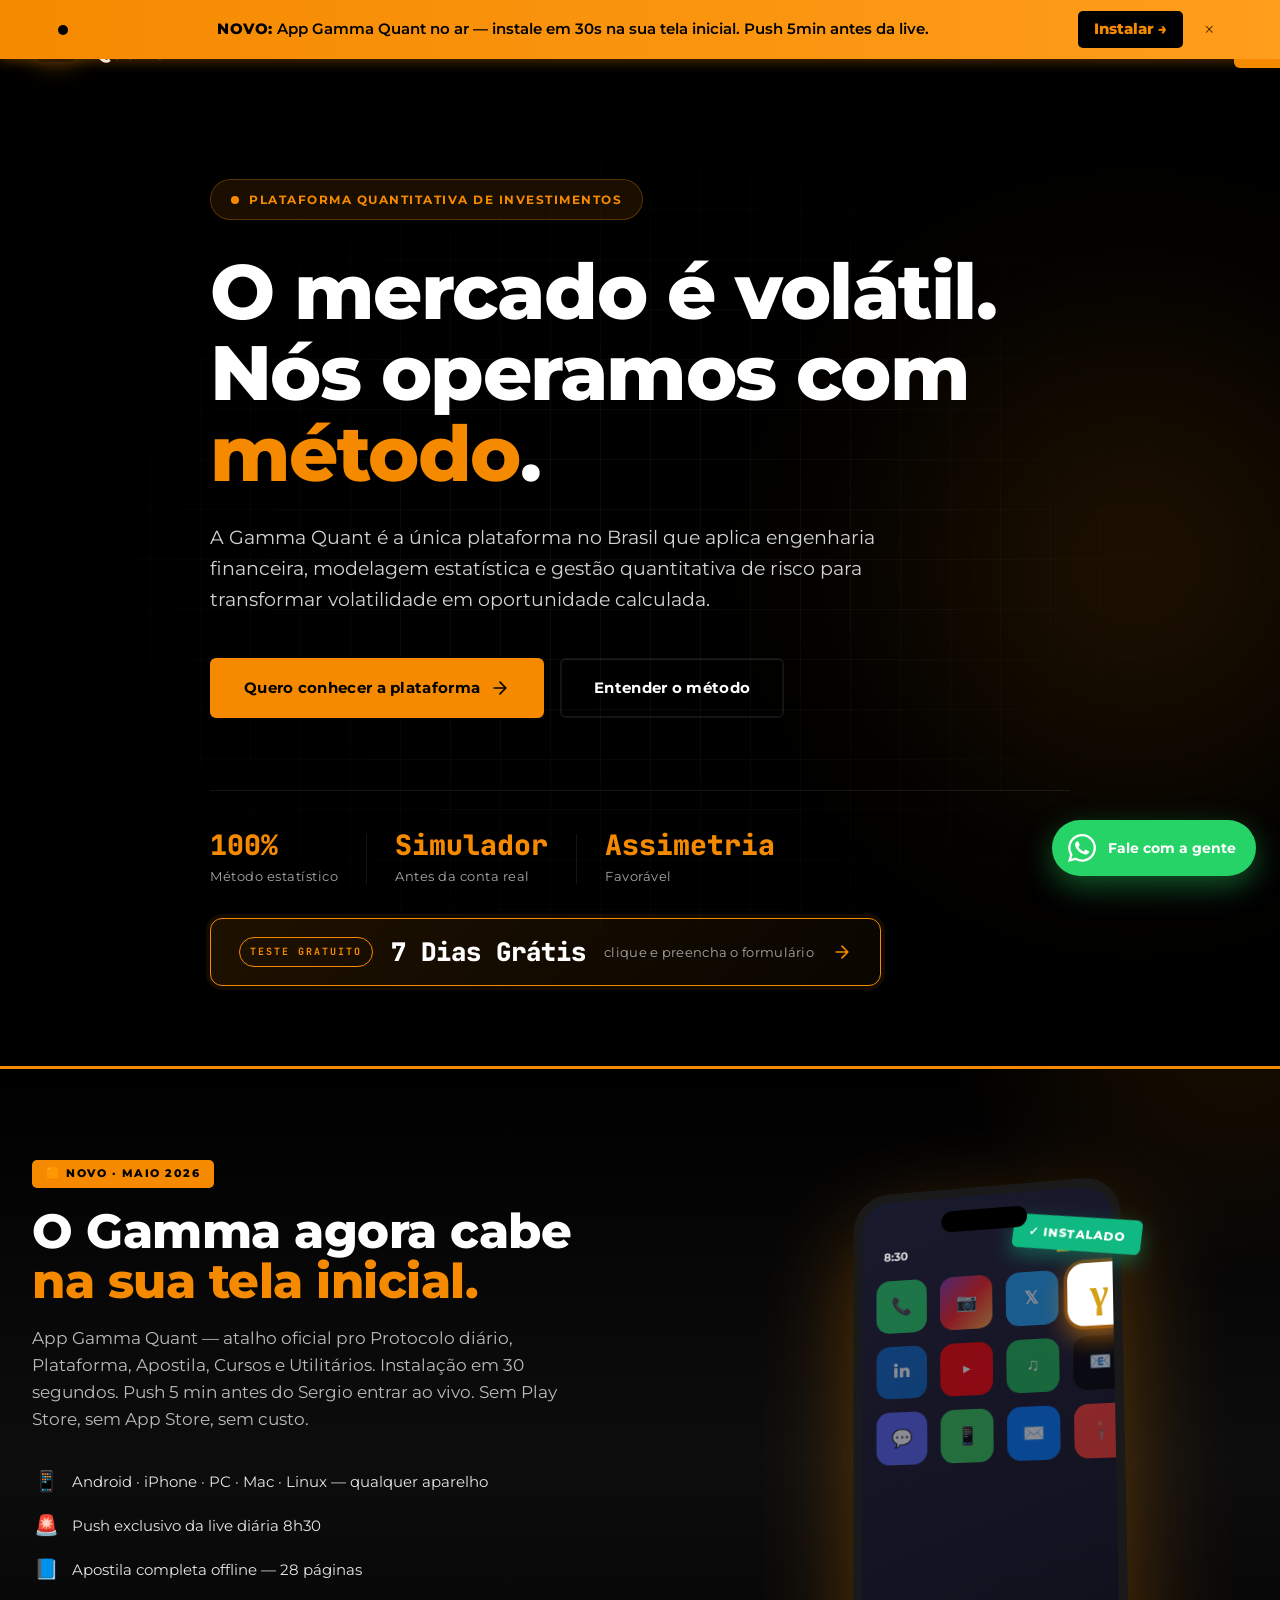
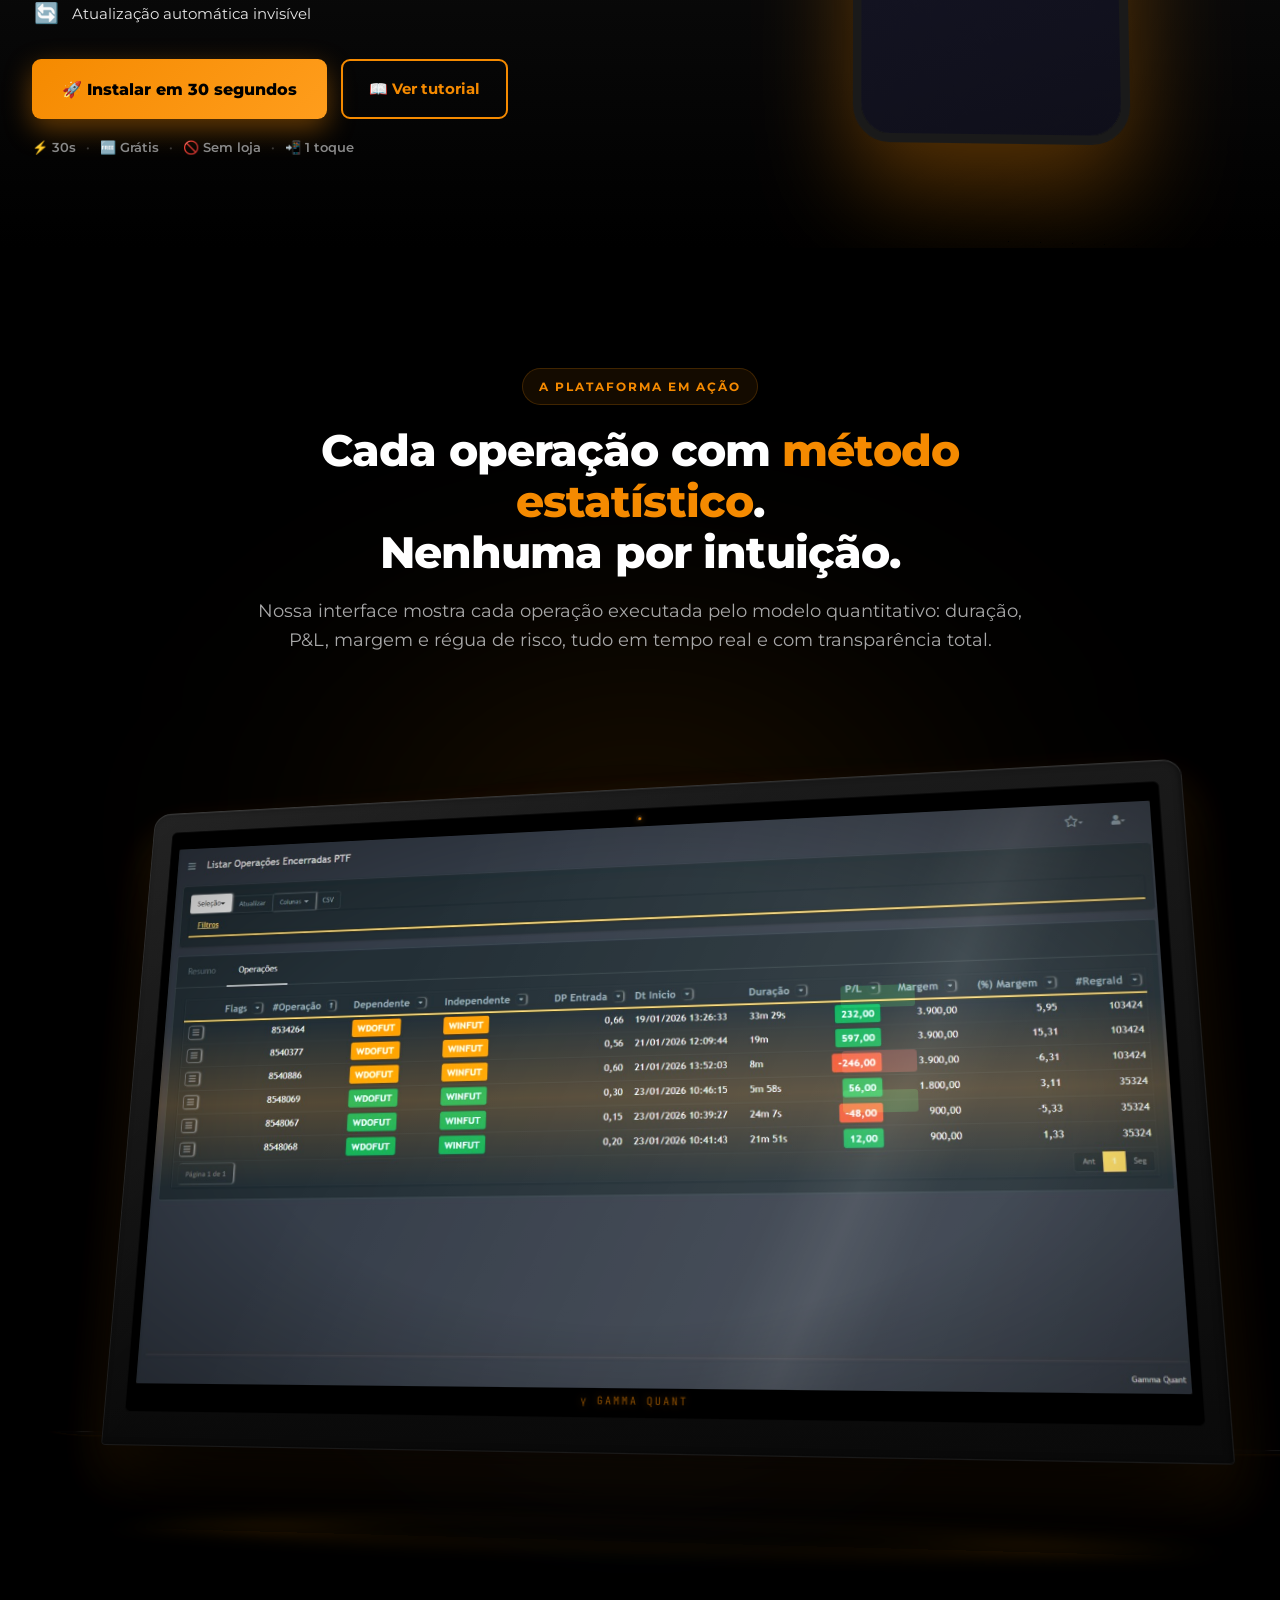
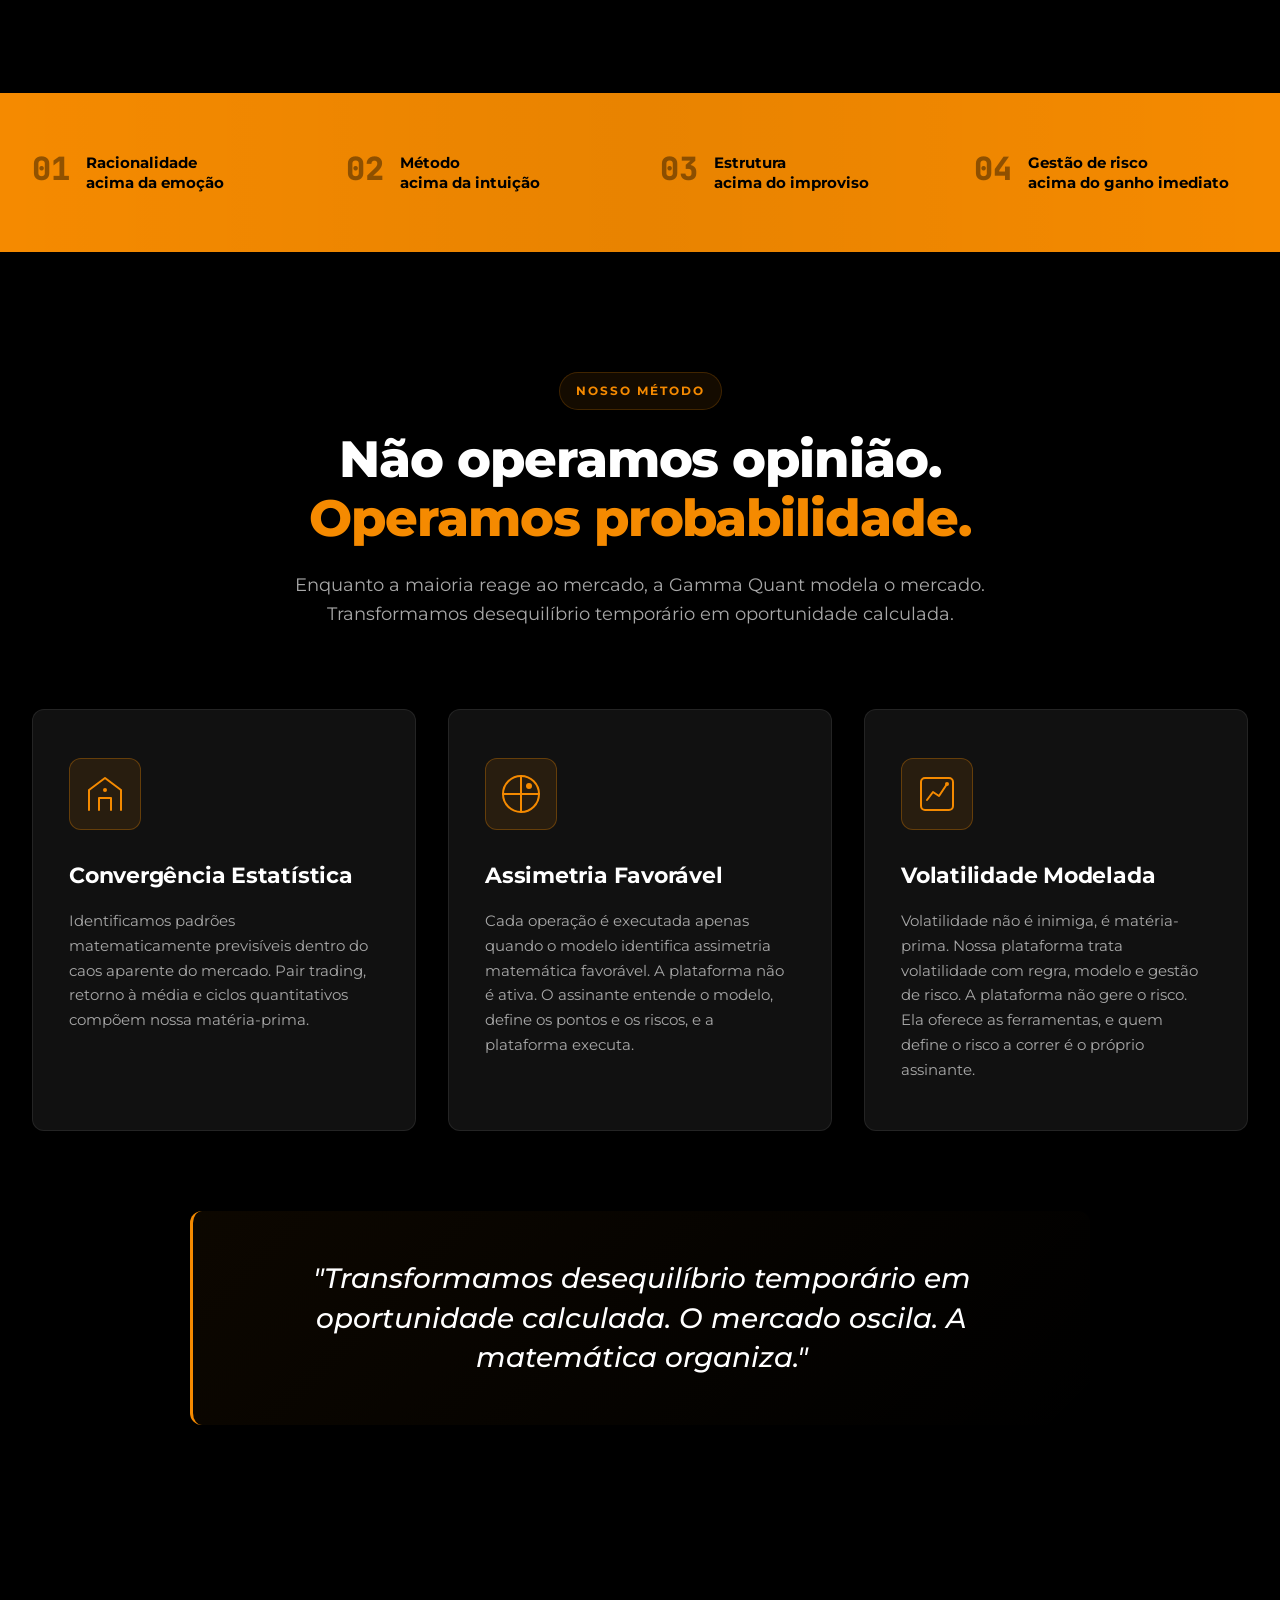
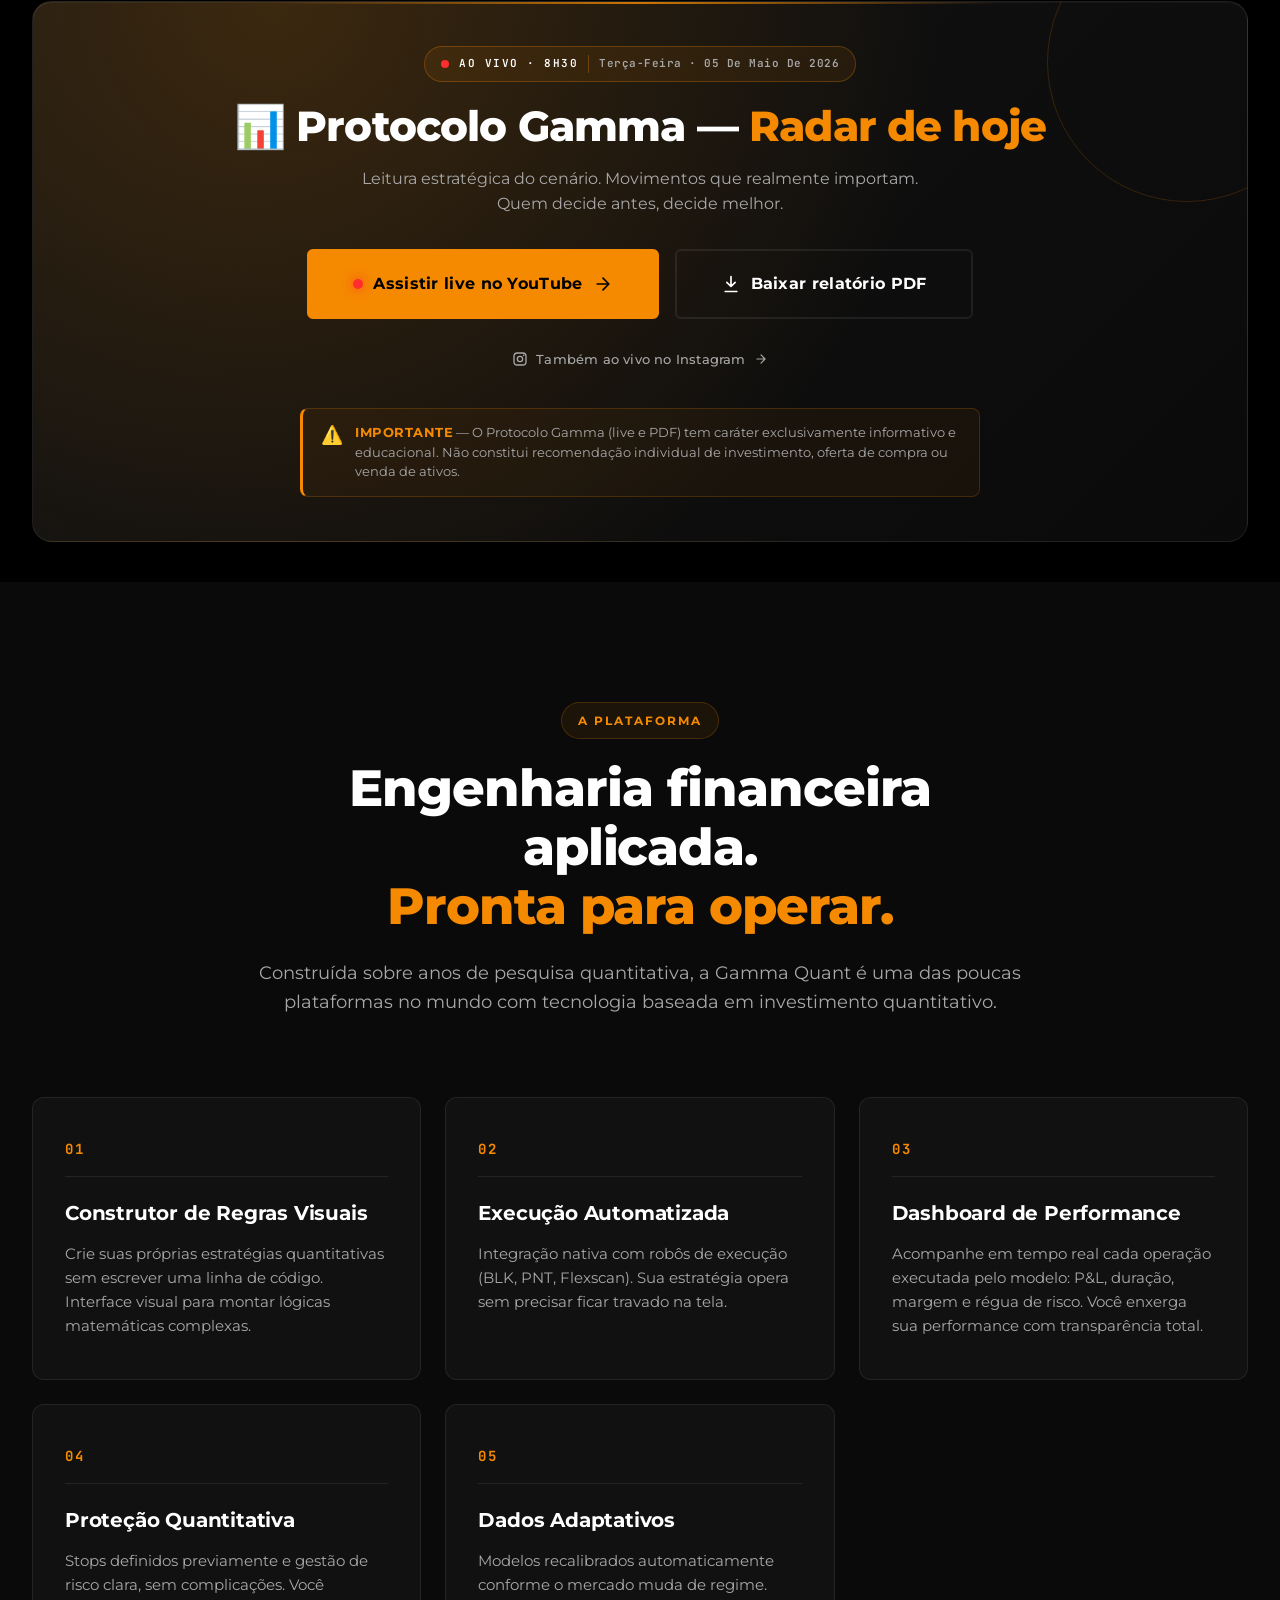
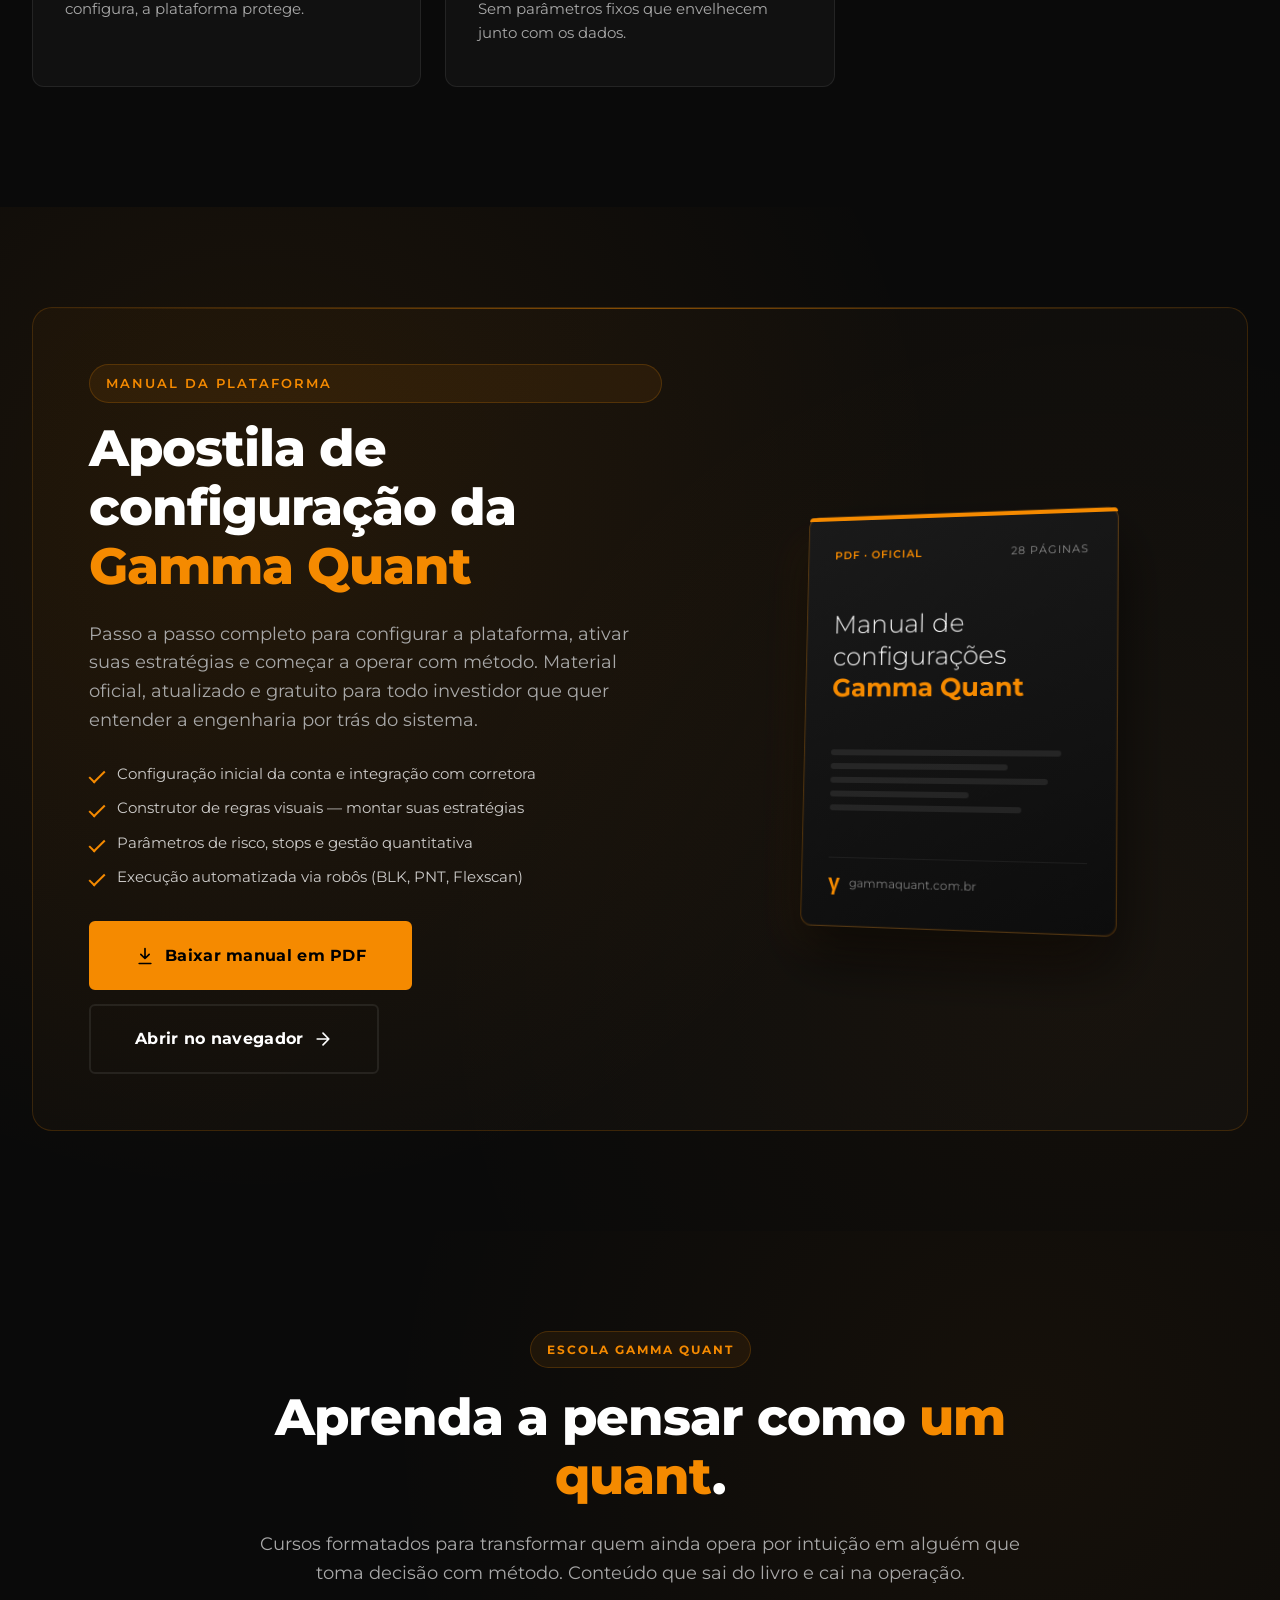
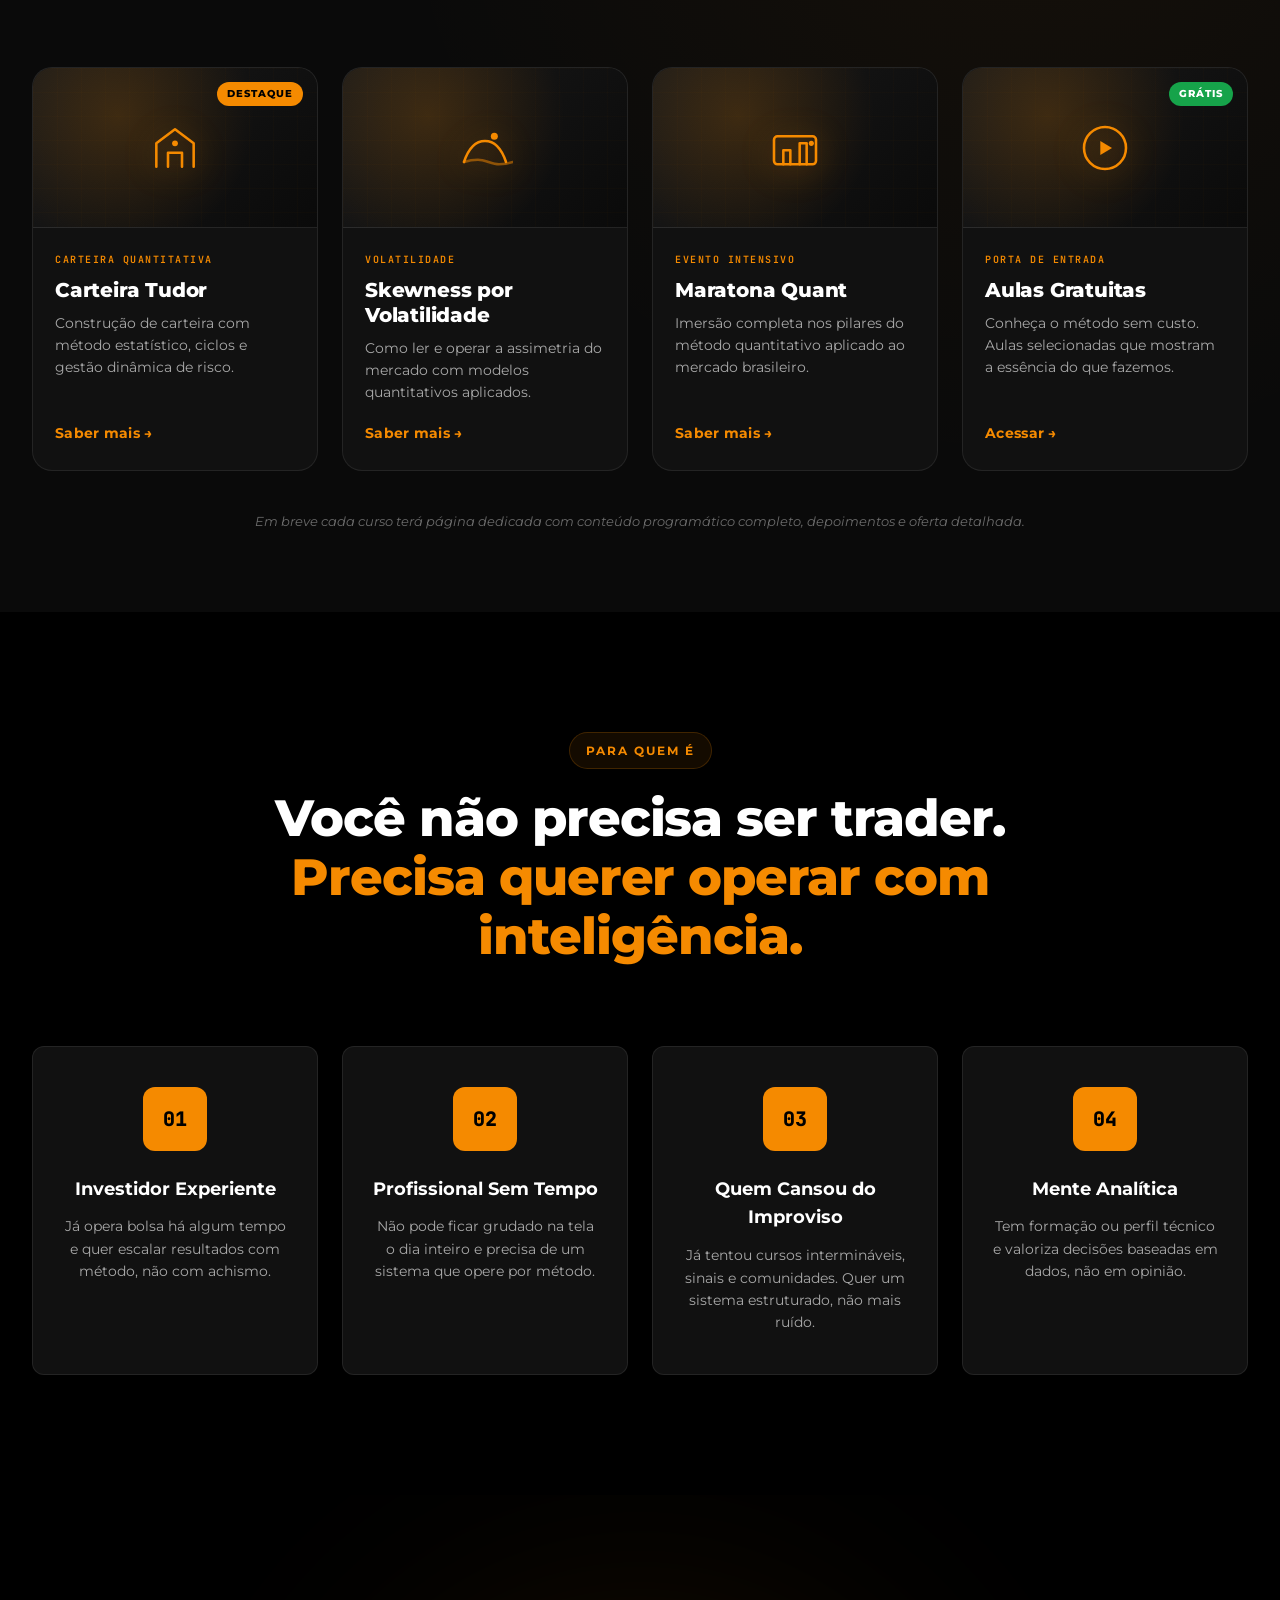
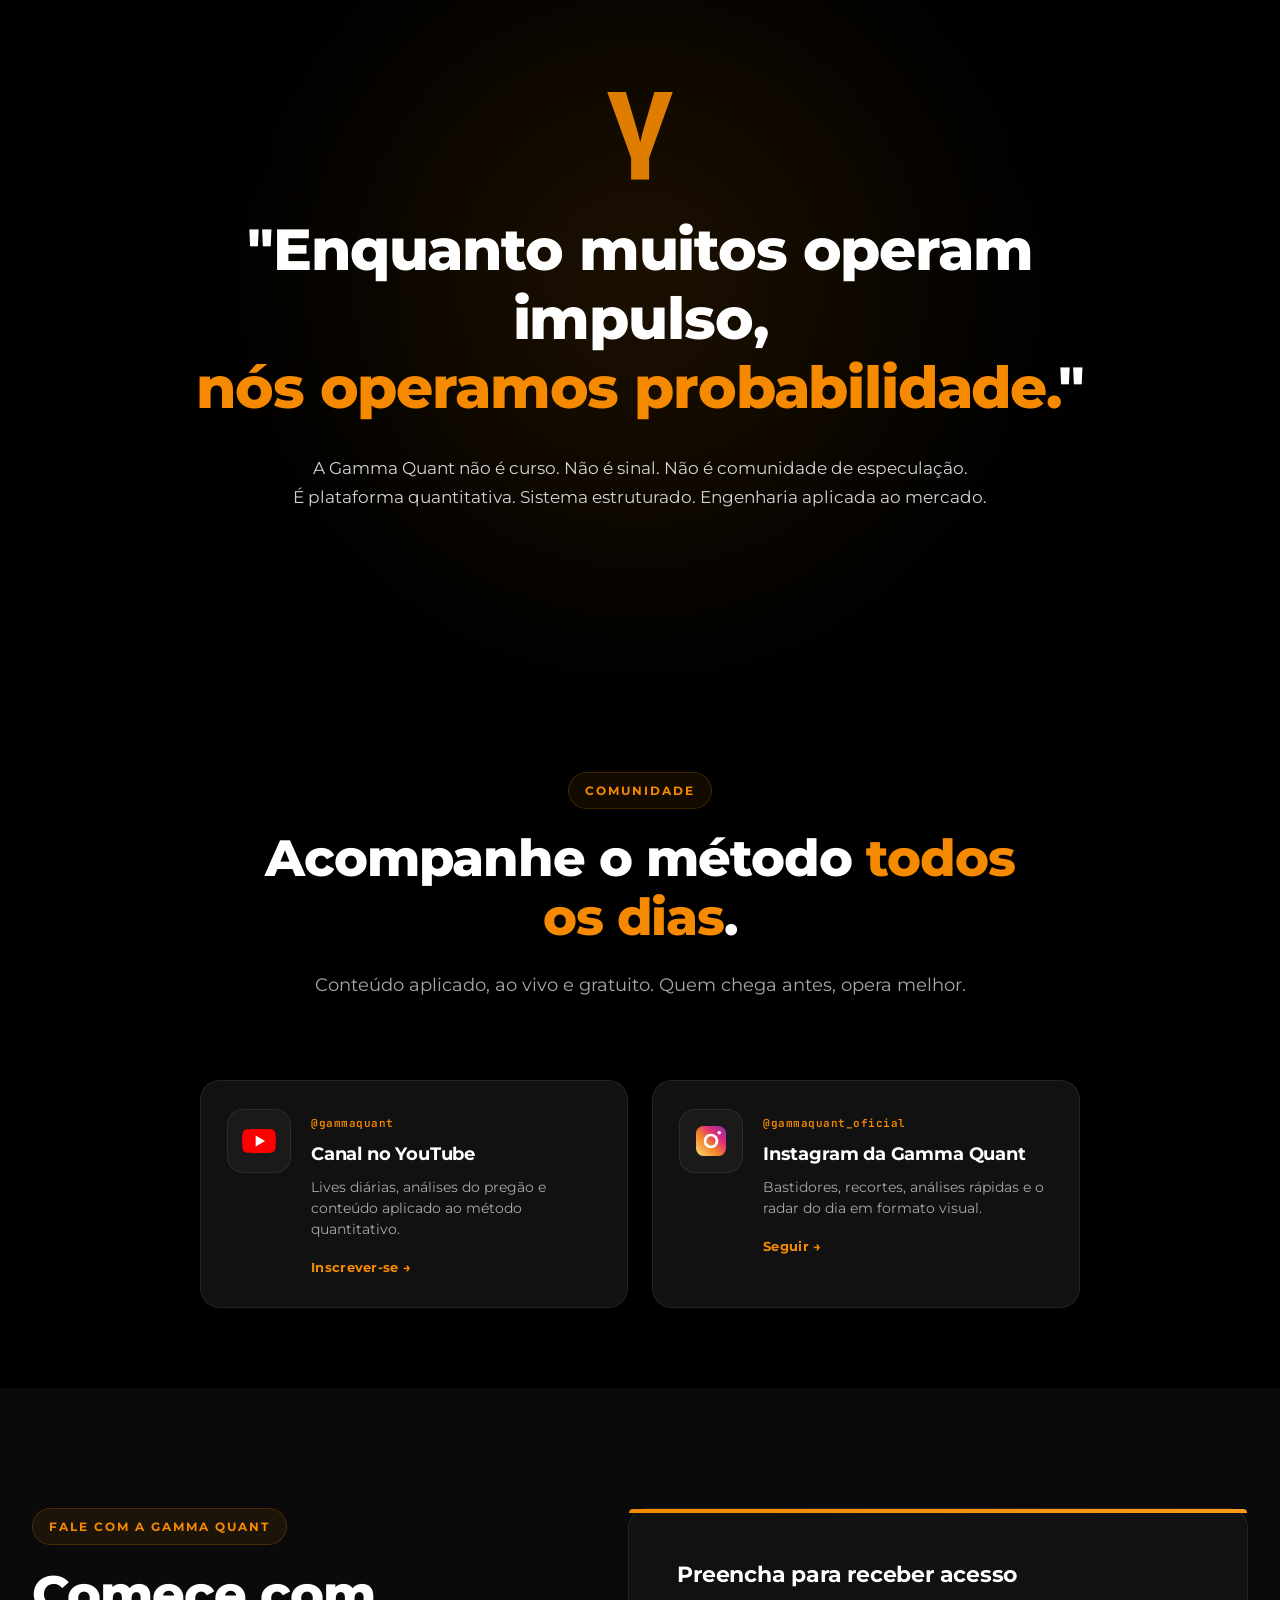
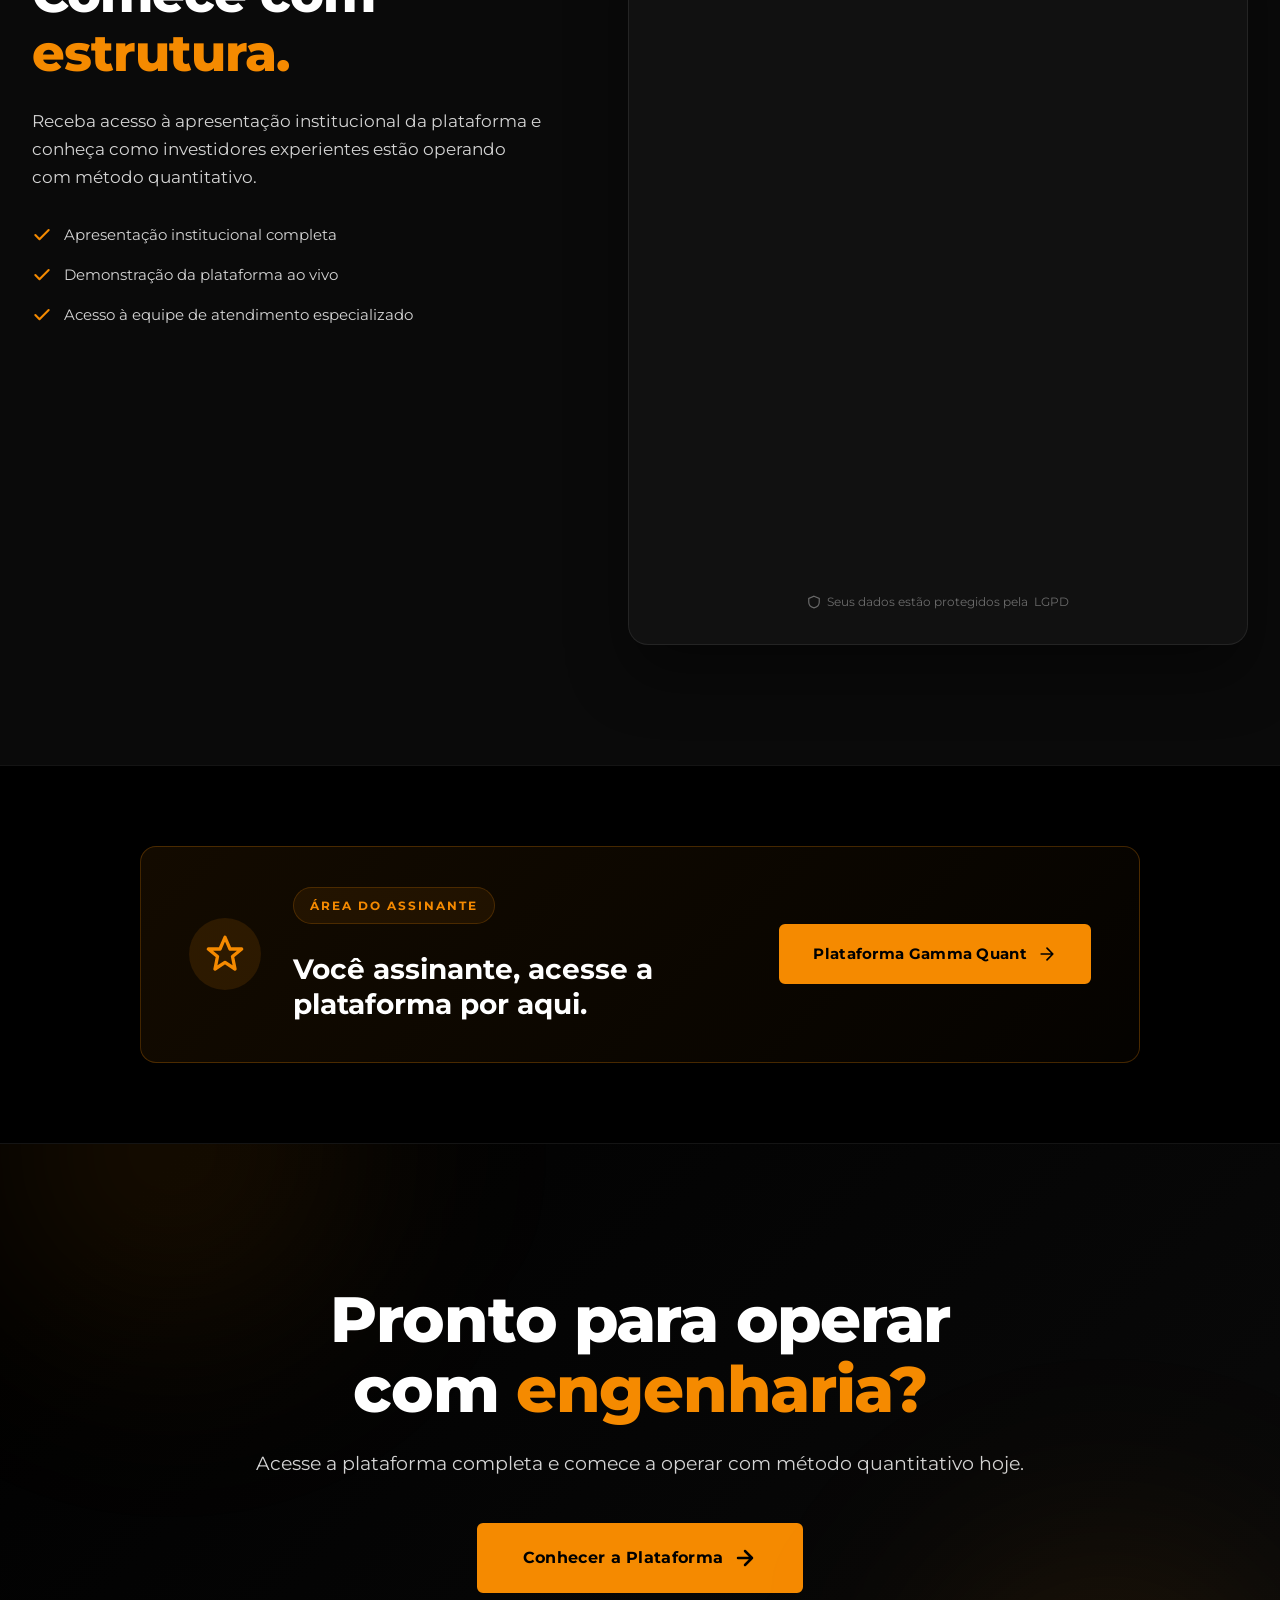
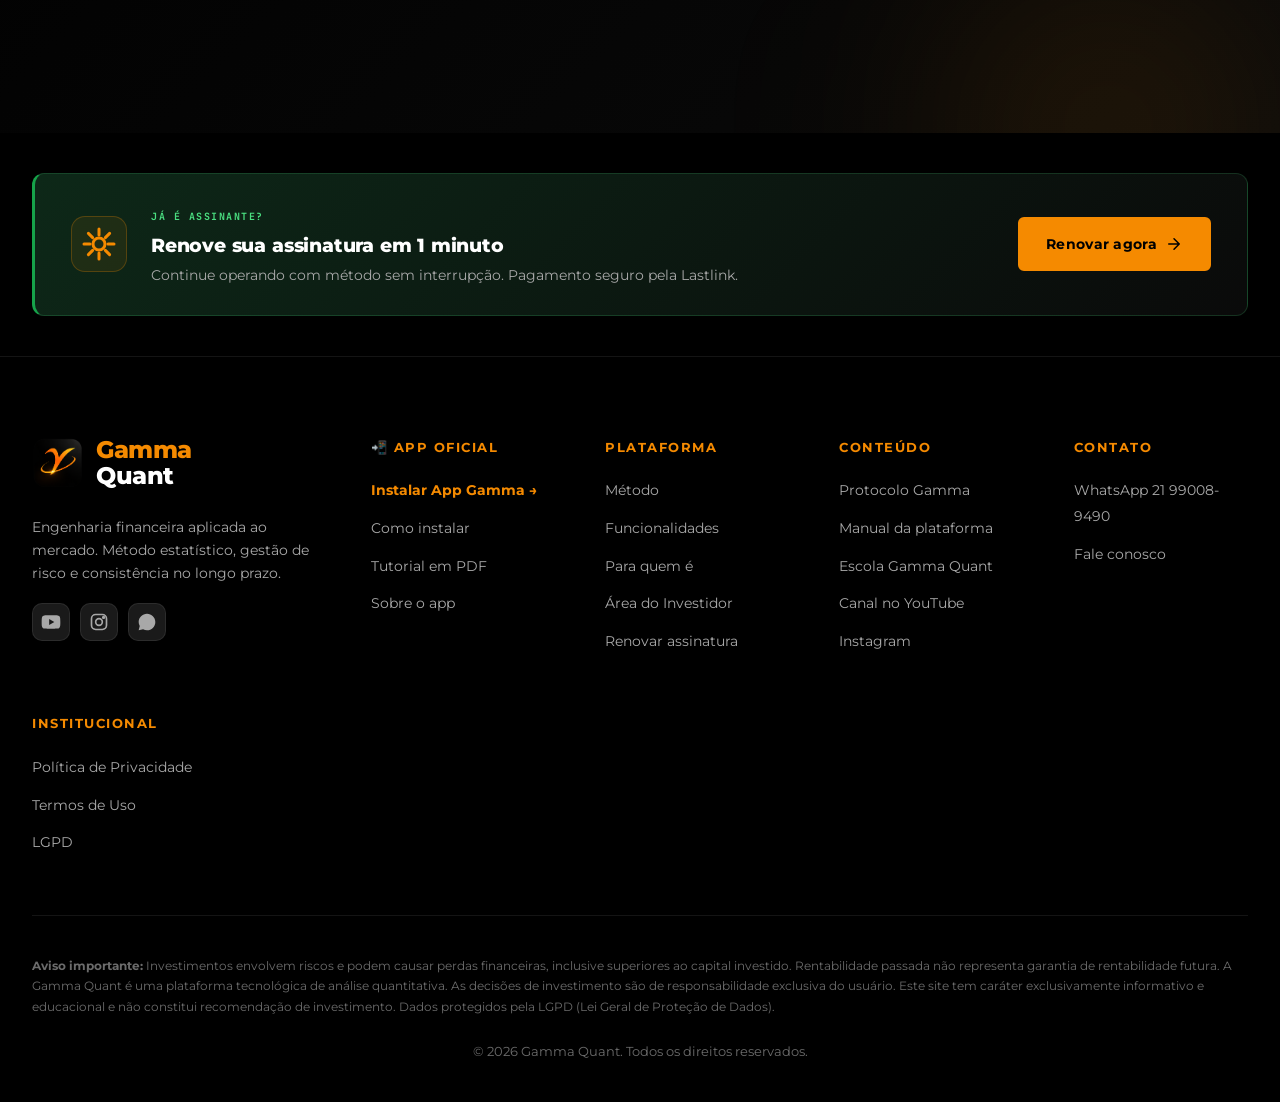
<file: index.html>
<!DOCTYPE html>
<html lang="pt-BR">
<head>
    <meta charset="UTF-8">
    <meta name="viewport" content="width=device-width, initial-scale=1.0">
    <meta name="description" content="Gamma Quant — Plataforma quantitativa de investimentos. Método estatístico, gestão de risco, engenharia aplicada ao mercado financeiro.">
    <meta name="keywords" content="investimentos, quantitativo, trading, bolsa, opções, gestão de risco, volatilidade">
    <meta name="author" content="Gamma Quant">
    <meta property="og:title" content="Gamma Quant — Engenharia Aplicada ao Mercado">
    <meta property="og:description" content="O mercado é volátil. Nós operamos com método. Plataforma quantitativa para investidores que buscam estrutura, probabilidade e consistência.">
    <meta property="og:type" content="website">
    <meta property="og:url" content="https://plataforma.gammaquant.com.br/">
    <meta property="og:site_name" content="Gamma Quant">
    <meta property="og:locale" content="pt_BR">
    <meta property="og:image" content="https://plataforma.gammaquant.com.br/images/og-image.png">
    <meta property="og:image:secure_url" content="https://plataforma.gammaquant.com.br/images/og-image.png">
    <meta property="og:image:type" content="image/png">
    <meta property="og:image:width" content="1200">
    <meta property="og:image:height" content="630">
    <meta property="og:image:alt" content="Gamma Quant — Engenharia Aplicada ao Mercado Financeiro">
    <meta name="twitter:card" content="summary_large_image">
    <meta name="twitter:title" content="Gamma Quant — Engenharia Aplicada ao Mercado">
    <meta name="twitter:description" content="O mercado é volátil. Nós operamos com método.">
    <meta name="twitter:image" content="https://plataforma.gammaquant.com.br/images/og-image.png">
    <title>Gamma Quant — Engenharia Aplicada ao Mercado Financeiro</title>

    <!-- Google Analytics 4 -->
    <script async src="https://www.googletagmanager.com/gtag/js?id=G-LZ547HFNK1"></script>
    <script>
        window.dataLayer = window.dataLayer || [];
        function gtag(){dataLayer.push(arguments);}
        gtag('js', new Date());
        gtag('config', 'G-LZ547HFNK1', {
            anonymize_ip: true,
            page_title: document.title,
            page_path: window.location.pathname
        });
    </script>

    <!-- Meta Pixel -->
    <script>
        !function(f,b,e,v,n,t,s)
        {if(f.fbq)return;n=f.fbq=function(){n.callMethod?
        n.callMethod.apply(n,arguments):n.queue.push(arguments)};
        if(!f._fbq)f._fbq=n;n.push=n;n.loaded=!0;n.version='2.0';
        n.queue=[];t=b.createElement(e);t.async=!0;
        t.src=v;s=b.getElementsByTagName(e)[0];
        s.parentNode.insertBefore(t,s)}(window, document,'script',
        'https://connect.facebook.net/en_US/fbevents.js');
        fbq('init', '1770422173922285');
        fbq('track', 'PageView');
    </script>
    <noscript><img height="1" width="1" style="display:none"
        src="https://www.facebook.com/tr?id=1770422173922285&ev=PageView&noscript=1"
        alt=""/></noscript>

    <link rel="icon" type="image/svg+xml" href="images/favicon.svg">
    <link rel="preconnect" href="https://fonts.googleapis.com">
    <link rel="preconnect" href="https://fonts.gstatic.com" crossorigin>
    <link href="https://fonts.googleapis.com/css2?family=Montserrat:wght@300;400;500;600;700;800;900&family=JetBrains+Mono:wght@400;500;700&display=swap" rel="stylesheet">
    <link rel="stylesheet" href="css/styles.css?v=20260428">
</head>
<body>

    <!-- ============ BANNER LANÇAMENTO APP (sticky topo) ============ -->
    <div id="app-launch-bar" role="banner" aria-label="App Gamma Quant disponível">
        <div class="alb-inner">
            <span class="alb-pulse" aria-hidden="true"></span>
            <span class="alb-msg">
                <strong>NOVO:</strong>
                <span class="alb-msg-full">App Gamma Quant no ar — instale em 30s na sua tela inicial. Push 5min antes da live.</span>
                <span class="alb-msg-short">App Gamma Quant no ar — 30s na sua tela inicial.</span>
            </span>
            <a href="https://app.gammaquant.com.br/?utm_source=site&amp;utm_medium=top-banner&amp;utm_campaign=launch-app-may26"
               class="alb-cta" target="_blank" rel="noopener">Instalar →</a>
            <button type="button" class="alb-close" aria-label="Fechar aviso" onclick="closeLaunchBar()">×</button>
        </div>
    </div>
    <style>
        #app-launch-bar{position:sticky;top:0;z-index:1100;background:linear-gradient(90deg,#f58a00 0%,#ff9d1c 50%,#f58a00 100%);background-size:200% 100%;animation:albShine 6s linear infinite;color:#000;font-family:'Montserrat',sans-serif;box-shadow:0 2px 12px rgba(245,138,0,.35)}
        @keyframes albShine{0%{background-position:0 0}100%{background-position:200% 0}}
        .alb-inner{max-width:1200px;margin:0 auto;padding:11px 18px;display:flex;align-items:center;justify-content:center;gap:14px;font-weight:600;font-size:14.5px}
        .alb-pulse{width:10px;height:10px;border-radius:50%;background:#000;display:inline-block;flex-shrink:0;box-shadow:0 0 0 0 rgba(0,0,0,.6);animation:albPulse 1.6s infinite}
        @keyframes albPulse{0%{box-shadow:0 0 0 0 rgba(0,0,0,.5)}70%{box-shadow:0 0 0 10px rgba(0,0,0,0)}100%{box-shadow:0 0 0 0 rgba(0,0,0,0)}}
        .alb-msg{flex:1;text-align:center;line-height:1.35}
        .alb-msg strong{font-weight:800;letter-spacing:.5px}
        .alb-msg-short{display:none}
        .alb-cta{background:#000;color:#f58a00;padding:7px 16px;border-radius:5px;text-decoration:none;font-weight:800;white-space:nowrap;transition:transform .15s,background .15s;flex-shrink:0}
        .alb-cta:hover{transform:translateY(-1px);background:#1a1a1a}
        .alb-close{background:transparent;border:0;color:#000;font-size:22px;line-height:1;cursor:pointer;padding:0 6px;font-weight:300;flex-shrink:0;opacity:.7;transition:opacity .15s}
        .alb-close:hover{opacity:1}
        @media (max-width:768px){
            .alb-inner{gap:10px;padding:9px 12px;font-size:13px}
            .alb-msg-full{display:none}
            .alb-msg-short{display:inline}
            .alb-cta{padding:6px 12px;font-size:12.5px}
        }
        body.alb-hidden #app-launch-bar{display:none}
    </style>
    <script>
        (function(){
            if (document.cookie.indexOf('launchBarClosed=1') !== -1) {
                document.body.classList.add('alb-hidden');
            }
        })();
        function closeLaunchBar(){
            document.body.classList.add('alb-hidden');
            document.cookie='launchBarClosed=1;max-age=604800;path=/';
            if(typeof gtag==='function'){gtag('event','app_banner_closed',{campaign:'launch-app-may26'});}
        }
    </script>

    <style>
        .nav-link-app{color:#f58a00!important;font-weight:700;position:relative}
        .nav-link-app::after{content:"NOVO";position:absolute;top:-8px;right:-26px;background:#f58a00;color:#000;font-size:8.5px;padding:2px 5px;border-radius:3px;font-weight:800;letter-spacing:.5px}
        @media (max-width:900px){.nav-link-app::after{right:auto;left:48px;top:-2px}}
    </style>

    <!-- ============ NAVEGAÇÃO FIXA ============ -->
    <nav class="navbar" id="navbar">
        <div class="nav-container">
            <a href="#home" class="nav-logo" aria-label="Gamma Quant">
                <img src="images/logo-symbol.png" alt="" class="logo-symbol">
                <span class="logo-text">
                    <span class="logo-gamma">Gamma</span>
                    <span class="logo-quant">Quant</span>
                </span>
            </a>
            <ul class="nav-menu" id="navMenu">
                <li><a href="#home" class="nav-link">Início</a></li>
                <li><a href="#app-launch" class="nav-link nav-link-app">📲 App</a></li>
                <li><a href="#metodo" class="nav-link">Método</a></li>
                <li><a href="#plataforma" class="nav-link">Plataforma</a></li>
                <li><a href="#manual" class="nav-link">Manual</a></li>
                <li><a href="#escola" class="nav-link">Escola</a></li>
                <li><a href="#comunidade" class="nav-link">Comunidade</a></li>
                <li><a href="#contato" class="nav-link">Contato</a></li>
                <li><a href="http://gammaquant.com.br/Ecotools" class="nav-link" target="_blank" rel="noopener">Assinante</a></li>
            </ul>
            <div class="nav-actions">
                <a href="#renovar" class="nav-renew" aria-label="Renovar assinatura">Renovar</a>
                <a href="https://portal.gammaquant.com.br/gammaquant-new" class="btn btn-nav" target="_blank" rel="noopener">Quero conhecer</a>
            </div>
            <button class="nav-toggle" id="navToggle" aria-label="Menu">
                <span></span>
                <span></span>
                <span></span>
            </button>
        </div>
    </nav>

    <!-- ============ HERO ============ -->
    <section class="hero" id="home">
        <div class="hero-bg">
            <div class="hero-grid"></div>
            <div class="hero-glow"></div>
        </div>
        <div class="container">
            <div class="hero-content">
                <span class="hero-badge">
                    <span class="badge-dot"></span>
                    PLATAFORMA QUANTITATIVA DE INVESTIMENTOS
                </span>
                <h1 class="hero-title">
                    O mercado é volátil.<br>
                    Nós operamos com <span class="text-orange">método</span>.
                </h1>
                <p class="hero-subtitle">
                    A Gamma Quant é a única plataforma no Brasil que aplica engenharia financeira,
                    modelagem estatística e gestão quantitativa de risco para transformar
                    volatilidade em oportunidade calculada.
                </p>
                <div class="hero-cta">
                    <a href="#contato" class="btn btn-primary">
                        Quero conhecer a plataforma
                        <svg width="20" height="20" viewBox="0 0 24 24" fill="none"><path d="M5 12h14M12 5l7 7-7 7" stroke="currentColor" stroke-width="2" stroke-linecap="round" stroke-linejoin="round"/></svg>
                    </a>
                    <a href="#metodo" class="btn btn-secondary">Entender o método</a>
                </div>
                <div class="hero-stats">
                    <div class="stat">
                        <div class="stat-value">100%</div>
                        <div class="stat-label">Método estatístico</div>
                    </div>
                    <div class="stat-divider"></div>
                    <div class="stat">
                        <div class="stat-value">Simulador</div>
                        <div class="stat-label">Antes da conta real</div>
                    </div>
                    <div class="stat-divider"></div>
                    <div class="stat">
                        <div class="stat-value">Assimetria</div>
                        <div class="stat-label">Favorável</div>
                    </div>
                </div>

                <a href="#contato" class="hero-freetrial">
                    <span class="freetrial-tag">TESTE GRATUITO</span>
                    <strong class="freetrial-value">7 Dias Grátis</strong>
                    <span class="freetrial-note">clique e preencha o formulário</span>
                    <svg class="freetrial-arrow" width="20" height="20" viewBox="0 0 24 24" fill="none"><path d="M5 12h14M12 5l7 7-7 7" stroke="currentColor" stroke-width="2" stroke-linecap="round" stroke-linejoin="round"/></svg>
                </a>
            </div>
        </div>
    </section>

    <!-- ============ APP LANÇAMENTO — HERO DEDICADO ============ -->
    <section id="app-launch" class="app-launch-section">
        <div class="container">
            <div class="al-grid">
                <div class="al-content">
                    <span class="al-tag">🟧 NOVO · MAIO 2026</span>
                    <h2 class="al-title">O Gamma agora cabe<br><span>na sua tela inicial.</span></h2>
                    <p class="al-sub">App Gamma Quant — atalho oficial pro Protocolo diário, Plataforma, Apostila, Cursos e Utilitários. Instalação em 30 segundos. Push 5 min antes do Sergio entrar ao vivo. Sem Play Store, sem App Store, sem custo.</p>
                    <ul class="al-bullets">
                        <li><span>📱</span> Android · iPhone · PC · Mac · Linux — qualquer aparelho</li>
                        <li><span>🚨</span> Push exclusivo da live diária 8h30</li>
                        <li><span>📘</span> Apostila completa offline — 28 páginas</li>
                        <li><span>🔄</span> Atualização automática invisível</li>
                    </ul>
                    <div class="al-actions">
                        <a class="al-cta-primary" target="_blank" rel="noopener"
                           href="https://app.gammaquant.com.br/?utm_source=site&amp;utm_medium=hero-section&amp;utm_campaign=launch-app-may26">
                            🚀 Instalar em 30 segundos
                        </a>
                        <a class="al-cta-secondary" target="_blank" rel="noopener"
                           href="https://app.gammaquant.com.br/como-instalar.html?utm_source=site&amp;utm_medium=hero-tutorial&amp;utm_campaign=launch-app-may26">
                            📖 Ver tutorial
                        </a>
                    </div>
                    <div class="al-meta">
                        <span>⚡ 30s</span><span>·</span>
                        <span>🆓 Grátis</span><span>·</span>
                        <span>🚫 Sem loja</span><span>·</span>
                        <span>📲 1 toque</span>
                    </div>
                </div>
                <div class="al-visual">
                    <div class="al-phone">
                        <div class="al-phone-notch"></div>
                        <div class="al-phone-screen">
                            <div class="al-status-bar"><span>8:30</span><span>📶 🔋</span></div>
                            <div class="al-app-grid">
                                <div class="al-app-icon" style="background:#25D366">📞</div>
                                <div class="al-app-icon" style="background:linear-gradient(135deg,#833ab4,#fd1d1d,#fcb045)">📷</div>
                                <div class="al-app-icon" style="background:#1da1f2">𝕏</div>
                                <div class="al-app-icon" style="background:#fff;color:#d4a017;font-family:Georgia,serif;font-size:34px;font-weight:900" id="alAppGamma">γ</div>
                                <div class="al-app-icon" style="background:#0a66c2">in</div>
                                <div class="al-app-icon" style="background:#FF0000">▶</div>
                                <div class="al-app-icon" style="background:#1DB954">♫</div>
                                <div class="al-app-icon" style="background:#000">📧</div>
                                <div class="al-app-icon" style="background:#5865F2">💬</div>
                                <div class="al-app-icon" style="background:#34c759">📱</div>
                                <div class="al-app-icon" style="background:#007aff">✉️</div>
                                <div class="al-app-icon" style="background:#ff3b30">📍</div>
                            </div>
                        </div>
                        <div class="al-installed-badge">✓ INSTALADO</div>
                    </div>
                </div>
            </div>
        </div>
    </section>
    <style>
        .app-launch-section{background:linear-gradient(180deg,#000 0%,#0d0d0d 50%,#000 100%);padding:90px 0;border-top:3px solid #f58a00;position:relative;overflow:hidden}
        .app-launch-section::before{content:"";position:absolute;top:-50%;right:-20%;width:600px;height:600px;background:radial-gradient(circle,rgba(245,138,0,.12) 0%,transparent 70%);pointer-events:none}
        .app-launch-section .container{position:relative;z-index:1}
        .al-grid{display:grid;grid-template-columns:1.2fr 1fr;gap:64px;align-items:center}
        .al-tag{display:inline-block;background:#f58a00;color:#000;padding:5px 14px;border-radius:5px;font-size:11px;font-weight:800;letter-spacing:1.5px;margin-bottom:18px}
        .al-title{font-size:48px;line-height:1.05;margin:0 0 18px;color:#fff;font-weight:800;letter-spacing:-.5px}
        .al-title span{color:#f58a00}
        .al-sub{font-size:17px;line-height:1.6;color:#bbb;margin:0 0 26px;max-width:560px}
        .al-bullets{list-style:none;padding:0;margin:0 0 24px}
        .al-bullets li{display:flex;align-items:center;gap:12px;padding:8px 0;color:#e6e6e6;font-size:15px;line-height:1.4}
        .al-bullets li span{font-size:20px;flex-shrink:0;width:28px;text-align:center}
        .al-bonus{background:linear-gradient(135deg,rgba(245,138,0,.13),rgba(245,138,0,.05));border:1px solid rgba(245,138,0,.4);border-left:4px solid #f58a00;padding:14px 18px;border-radius:8px;color:#f58a00;font-size:14px;line-height:1.5;margin-bottom:26px}
        .al-bonus strong{color:#fff}
        .al-actions{display:flex;flex-wrap:wrap;gap:14px;margin-bottom:18px}
        .al-cta-primary{display:inline-flex;align-items:center;gap:8px;background:linear-gradient(135deg,#f58a00,#ff9d1c);color:#000;padding:16px 30px;border-radius:9px;text-decoration:none;font-weight:800;font-size:16px;transition:transform .15s,box-shadow .15s;box-shadow:0 10px 28px rgba(245,138,0,.4)}
        .al-cta-primary:hover{transform:translateY(-2px);box-shadow:0 14px 34px rgba(245,138,0,.55)}
        .al-cta-secondary{display:inline-flex;align-items:center;gap:8px;color:#f58a00;padding:16px 26px;border-radius:9px;text-decoration:none;font-weight:700;font-size:15px;border:2px solid #f58a00;transition:background .15s,color .15s}
        .al-cta-secondary:hover{background:#f58a00;color:#000}
        .al-meta{display:flex;flex-wrap:wrap;gap:10px;color:#888;font-size:13px;font-weight:600}
        .al-meta span:nth-child(even){opacity:.4}
        .al-visual{display:flex;justify-content:center;align-items:center;perspective:1400px}
        .al-phone{position:relative;width:280px;height:560px;background:#000;border:9px solid #1a1a1a;border-radius:38px;box-shadow:0 40px 100px rgba(245,138,0,.35),inset 0 0 0 1px #2a2a2a;transform:rotateY(-14deg) rotateX(6deg) rotateZ(-2deg);transition:transform .6s}
        .al-phone:hover{transform:rotateY(-8deg) rotateX(3deg) rotateZ(-1deg)}
        .al-phone-notch{position:absolute;top:14px;left:50%;transform:translateX(-50%);width:90px;height:22px;background:#000;border-radius:14px;z-index:2}
        .al-phone-screen{width:100%;height:100%;background:linear-gradient(160deg,#1a1a2e,#0f0f1a);border-radius:30px;overflow:hidden;padding:48px 16px 16px;box-sizing:border-box}
        .al-status-bar{display:flex;justify-content:space-between;color:#fff;font-size:12px;font-weight:700;padding:0 8px;margin-bottom:16px;opacity:.85}
        .al-app-grid{display:grid;grid-template-columns:repeat(4,1fr);gap:14px}
        .al-app-icon{aspect-ratio:1;border-radius:14px;display:flex;align-items:center;justify-content:center;color:#fff;font-size:18px;font-weight:800;opacity:.5;transition:opacity .3s}
        #alAppGamma{opacity:1!important;transform:scale(1.18);box-shadow:0 8px 22px rgba(245,138,0,.65),0 0 0 3px rgba(245,138,0,.3);animation:alGammaPulse 2s ease-in-out infinite;position:relative;z-index:1}
        @keyframes alGammaPulse{0%,100%{box-shadow:0 8px 22px rgba(245,138,0,.65),0 0 0 3px rgba(245,138,0,.3)}50%{box-shadow:0 12px 30px rgba(245,138,0,.85),0 0 0 6px rgba(245,138,0,.4)}}
        .al-installed-badge{position:absolute;top:30px;right:-30px;background:#10b981;color:#fff;padding:8px 16px;border-radius:6px;font-size:12px;font-weight:800;letter-spacing:1px;transform:rotate(8deg);box-shadow:0 8px 20px rgba(16,185,129,.4)}
        @media (max-width:900px){
            .al-grid{grid-template-columns:1fr;gap:48px;text-align:center}
            .al-title{font-size:36px}
            .al-sub{margin-left:auto;margin-right:auto;font-size:15.5px}
            .al-bullets li{justify-content:center}
            .al-actions{justify-content:center}
            .al-meta{justify-content:center}
            .al-bonus{text-align:left}
            .al-phone{transform:rotateY(-8deg) rotateX(3deg);width:240px;height:480px;padding-top:8px}
        }
        @media (max-width:480px){
            .app-launch-section{padding:60px 0}
            .al-title{font-size:28px}
            .al-cta-primary,.al-cta-secondary{width:100%;justify-content:center}
            .al-phone{width:220px;height:440px}
        }
    </style>

    <!-- ============ DEMONSTRAÇÃO DA PLATAFORMA ============ -->
    <section class="platform-showcase">
        <div class="container">
            <div class="showcase-header">
                <span class="section-label">A PLATAFORMA EM AÇÃO</span>
                <h2 class="section-title">
                    Cada operação com <span class="text-orange">método estatístico</span>.<br>
                    Nenhuma por intuição.
                </h2>
                <p class="section-description">
                    Nossa interface mostra cada operação executada pelo modelo quantitativo:
                    duração, P&L, margem e régua de risco, tudo em tempo real e com transparência total.
                </p>
            </div>

            <div class="laptop-stage">
                <div class="laptop-ambient"></div>
                <div class="laptop-ambient laptop-ambient--2"></div>
                <div class="laptop" aria-hidden="false">
                    <div class="laptop-lid">
                        <div class="laptop-bezel">
                            <div class="laptop-camera"><span class="laptop-camera-dot"></span></div>
                            <div class="laptop-display">
                                <img src="images/dashboard-preview.jpeg" alt="Dashboard Gamma Quant mostrando lista de operações encerradas com P&L, duração, margem e régua de risco" class="dashboard-img">
                                <span class="screen-sheen" aria-hidden="true"></span>
                                <span class="screen-scanline" aria-hidden="true"></span>
                                <span class="screen-pulse screen-pulse--a" aria-hidden="true"></span>
                                <span class="screen-pulse screen-pulse--b" aria-hidden="true"></span>
                                <span class="screen-pulse screen-pulse--c" aria-hidden="true"></span>
                                <span class="screen-vignette" aria-hidden="true"></span>
                            </div>
                            <span class="laptop-brand">γ GAMMA QUANT</span>
                        </div>
                    </div>
                    <div class="laptop-base">
                        <div class="laptop-hinge"></div>
                        <div class="laptop-deck"></div>
                        <div class="laptop-notch"></div>
                    </div>
                    <div class="laptop-reflection"></div>
                </div>
            </div>

        </div>
    </section>

    <!-- ============ FAIXA DE VALORES ============ -->
    <section class="values-bar">
        <div class="container">
            <div class="values-grid">
                <div class="value-item">
                    <div class="value-number">01</div>
                    <div class="value-text">Racionalidade<br>acima da emoção</div>
                </div>
                <div class="value-item">
                    <div class="value-number">02</div>
                    <div class="value-text">Método<br>acima da intuição</div>
                </div>
                <div class="value-item">
                    <div class="value-number">03</div>
                    <div class="value-text">Estrutura<br>acima do improviso</div>
                </div>
                <div class="value-item">
                    <div class="value-number">04</div>
                    <div class="value-text">Gestão de risco<br>acima do ganho imediato</div>
                </div>
            </div>
        </div>
    </section>

    <!-- ============ MÉTODO ============ -->
    <section class="section" id="metodo">
        <div class="container">
            <div class="section-header">
                <span class="section-label">NOSSO MÉTODO</span>
                <h2 class="section-title">
                    Não operamos opinião.<br>
                    <span class="text-orange">Operamos probabilidade.</span>
                </h2>
                <p class="section-description">
                    Enquanto a maioria reage ao mercado, a Gamma Quant modela o mercado.
                    Transformamos desequilíbrio temporário em oportunidade calculada.
                </p>
            </div>

            <div class="pillars-grid">
                <div class="pillar-card">
                    <div class="pillar-icon">
                        <svg width="48" height="48" viewBox="0 0 48 48" fill="none">
                            <path d="M8 40V20L24 8l16 12v20" stroke="#f58a00" stroke-width="2" stroke-linecap="round" stroke-linejoin="round"/>
                            <path d="M18 40V28h12v12" stroke="#f58a00" stroke-width="2" stroke-linecap="round" stroke-linejoin="round"/>
                            <circle cx="24" cy="20" r="2" fill="#f58a00"/>
                        </svg>
                    </div>
                    <h3>Convergência Estatística</h3>
                    <p>Identificamos padrões matematicamente previsíveis dentro do caos aparente do mercado. Pair trading, retorno à média e ciclos quantitativos compõem nossa matéria-prima.</p>
                </div>

                <div class="pillar-card">
                    <div class="pillar-icon">
                        <svg width="48" height="48" viewBox="0 0 48 48" fill="none">
                            <circle cx="24" cy="24" r="18" stroke="#f58a00" stroke-width="2"/>
                            <path d="M24 6v36M6 24h36" stroke="#f58a00" stroke-width="2" stroke-linecap="round"/>
                            <circle cx="32" cy="16" r="3" fill="#f58a00"/>
                        </svg>
                    </div>
                    <h3>Assimetria Favorável</h3>
                    <p>Cada operação é executada apenas quando o modelo identifica assimetria matemática favorável. A plataforma não é ativa. O assinante entende o modelo, define os pontos e os riscos, e a plataforma executa.</p>
                </div>

                <div class="pillar-card">
                    <div class="pillar-icon">
                        <svg width="48" height="48" viewBox="0 0 48 48" fill="none">
                            <rect x="8" y="8" width="32" height="32" rx="4" stroke="#f58a00" stroke-width="2"/>
                            <path d="M14 30l6-8 6 4 8-12" stroke="#f58a00" stroke-width="2" stroke-linecap="round" stroke-linejoin="round"/>
                            <circle cx="34" cy="14" r="2" fill="#f58a00"/>
                        </svg>
                    </div>
                    <h3>Volatilidade Modelada</h3>
                    <p>Volatilidade não é inimiga, é matéria-prima. Nossa plataforma trata volatilidade com regra, modelo e gestão de risco. A plataforma não gere o risco. Ela oferece as ferramentas, e quem define o risco a correr é o próprio assinante.</p>
                </div>
            </div>

            <div class="method-quote">
                <blockquote>
                    "Transformamos desequilíbrio temporário em oportunidade calculada.
                    O mercado oscila. A matemática organiza."
                </blockquote>
            </div>
        </div>
    </section>

    <!-- ============ PROTOCOLO GAMMA (DIÁRIO) ============ -->
    <section class="protocol-gamma" id="protocolo-gamma" aria-labelledby="protocol-title">
        <div class="container">
            <div class="protocol-card">
                <div class="protocol-pulse-ring" aria-hidden="true"></div>
                <div class="protocol-meta">
                    <span class="protocol-live-dot" aria-hidden="true"></span>
                    <span class="protocol-label">AO VIVO · 8H30</span>
                    <span class="protocol-date" id="protocol-date">Carregando…</span>
                </div>
                <h2 class="protocol-title" id="protocol-title">
                    📊 Protocolo Gamma — <span class="text-orange">Radar de hoje</span>
                </h2>
                <p class="protocol-subtitle">
                    Leitura estratégica do cenário. Movimentos que realmente importam.<br>
                    Quem decide antes, decide melhor.
                </p>
                <div class="protocol-cta">
                    <a href="#" id="protocol-video-link" class="btn btn-primary btn-large" target="_blank" rel="noopener">
                        <span class="protocol-live-icon" aria-hidden="true"></span>
                        Assistir live no YouTube
                        <svg width="20" height="20" viewBox="0 0 24 24" fill="none"><path d="M5 12h14M12 5l7 7-7 7" stroke="currentColor" stroke-width="2" stroke-linecap="round" stroke-linejoin="round"/></svg>
                    </a>
                    <a href="#" id="protocol-pdf-link" class="btn btn-secondary btn-large" target="_blank" rel="noopener" download>
                        <svg width="20" height="20" viewBox="0 0 24 24" fill="none"><path d="M12 3v12m0 0l-5-5m5 5l5-5M5 21h14" stroke="currentColor" stroke-width="2" stroke-linecap="round" stroke-linejoin="round"/></svg>
                        Baixar relatório PDF
                    </a>
                </div>
                <a href="#" id="protocol-instagram-link" class="protocol-secondary-link" target="_blank" rel="noopener">
                    <svg width="16" height="16" viewBox="0 0 24 24" fill="none" aria-hidden="true">
                        <rect x="3" y="3" width="18" height="18" rx="5" stroke="currentColor" stroke-width="2"/>
                        <circle cx="12" cy="12" r="4" stroke="currentColor" stroke-width="2"/>
                        <circle cx="17.5" cy="6.5" r="1.2" fill="currentColor"/>
                    </svg>
                    Também ao vivo no Instagram
                    <svg width="14" height="14" viewBox="0 0 24 24" fill="none" aria-hidden="true"><path d="M5 12h14M12 5l7 7-7 7" stroke="currentColor" stroke-width="2" stroke-linecap="round" stroke-linejoin="round"/></svg>
                </a>
                <div class="protocol-disclaimer" role="note">
                    <span class="protocol-disclaimer-icon" aria-hidden="true">⚠️</span>
                    <div class="protocol-disclaimer-text">
                        <strong>IMPORTANTE</strong> — O Protocolo Gamma (live e PDF) tem caráter
                        exclusivamente informativo e educacional. Não constitui recomendação
                        individual de investimento, oferta de compra ou venda de ativos.
                    </div>
                </div>
            </div>
        </div>
    </section>

    <!-- ============ PLATAFORMA ============ -->
    <section class="section section-dark" id="plataforma">
        <div class="container">
            <div class="section-header">
                <span class="section-label">A PLATAFORMA</span>
                <h2 class="section-title">
                    Engenharia financeira aplicada.<br>
                    <span class="text-orange">Pronta para operar.</span>
                </h2>
                <p class="section-description">
                    Construída sobre anos de pesquisa quantitativa, a Gamma Quant é uma das
                    poucas plataformas no mundo com tecnologia baseada em investimento quantitativo.
                </p>
            </div>

            <div class="features-grid">
                <div class="feature-card">
                    <div class="feature-num">01</div>
                    <h3>Construtor de Regras Visuais</h3>
                    <p>Crie suas próprias estratégias quantitativas sem escrever uma linha de código. Interface visual para montar lógicas matemáticas complexas.</p>
                </div>
                <div class="feature-card">
                    <div class="feature-num">02</div>
                    <h3>Execução Automatizada</h3>
                    <p>Integração nativa com robôs de execução (BLK, PNT, Flexscan). Sua estratégia opera sem precisar ficar travado na tela.</p>
                </div>
                <div class="feature-card">
                    <div class="feature-num">03</div>
                    <h3>Dashboard de Performance</h3>
                    <p>Acompanhe em tempo real cada operação executada pelo modelo: P&L, duração, margem e régua de risco. Você enxerga sua performance com transparência total.</p>
                </div>
                <div class="feature-card">
                    <div class="feature-num">04</div>
                    <h3>Proteção Quantitativa</h3>
                    <p>Stops definidos previamente e gestão de risco clara, sem complicações. Você configura, a plataforma protege.</p>
                </div>
                <div class="feature-card">
                    <div class="feature-num">05</div>
                    <h3>Dados Adaptativos</h3>
                    <p>Modelos recalibrados automaticamente conforme o mercado muda de regime. Sem parâmetros fixos que envelhecem junto com os dados.</p>
                </div>
            </div>
        </div>
    </section>

    <!-- ============ MANUAL DA PLATAFORMA ============ -->
    <section class="section manual-section" id="manual">
        <div class="container">
            <div class="manual-card">
                <div class="manual-content">
                    <span class="section-label">MANUAL DA PLATAFORMA</span>
                    <h2 class="section-title">
                        Apostila de configuração da<br>
                        <span class="text-orange">Gamma Quant</span>
                    </h2>
                    <p class="section-description">
                        Passo a passo completo para configurar a plataforma, ativar suas estratégias e começar a operar com método. Material oficial, atualizado e gratuito para todo investidor que quer entender a engenharia por trás do sistema.
                    </p>
                    <ul class="manual-bullets">
                        <li>Configuração inicial da conta e integração com corretora</li>
                        <li>Construtor de regras visuais — montar suas estratégias</li>
                        <li>Parâmetros de risco, stops e gestão quantitativa</li>
                        <li>Execução automatizada via robôs (BLK, PNT, Flexscan)</li>
                    </ul>
                    <div class="manual-cta">
                        <a href="pdfs/Manual_Configuracoes_Gamma_Quant.pdf" class="btn btn-primary btn-large" target="_blank" rel="noopener" download>
                            <svg width="20" height="20" viewBox="0 0 24 24" fill="none"><path d="M12 3v12m0 0l-5-5m5 5l5-5M5 21h14" stroke="currentColor" stroke-width="2" stroke-linecap="round" stroke-linejoin="round"/></svg>
                            Baixar manual em PDF
                        </a>
                        <a href="pdfs/Manual_Configuracoes_Gamma_Quant.pdf" class="btn btn-secondary btn-large" target="_blank" rel="noopener">
                            Abrir no navegador
                            <svg width="20" height="20" viewBox="0 0 24 24" fill="none"><path d="M5 12h14M12 5l7 7-7 7" stroke="currentColor" stroke-width="2" stroke-linecap="round" stroke-linejoin="round"/></svg>
                        </a>
                    </div>
                </div>
                <div class="manual-visual" aria-hidden="true">
                    <div class="manual-doc">
                        <div class="manual-doc-header">
                            <span class="manual-doc-tag">PDF · OFICIAL</span>
                            <span class="manual-doc-pages">28 páginas</span>
                        </div>
                        <div class="manual-doc-title">
                            Manual de<br>configurações<br>
                            <strong>Gamma Quant</strong>
                        </div>
                        <div class="manual-doc-lines">
                            <span></span><span></span><span></span><span></span><span></span>
                        </div>
                        <div class="manual-doc-footer">
                            <span class="manual-gamma-symbol">γ</span>
                            <span>gammaquant.com.br</span>
                        </div>
                    </div>
                </div>
            </div>
        </div>
    </section>

    <!-- ============ ESCOLA / CURSOS ============ -->
    <section class="section escola-section" id="escola">
        <div class="container">
            <div class="section-header">
                <span class="section-label">ESCOLA GAMMA QUANT</span>
                <h2 class="section-title">
                    Aprenda a pensar como <span class="text-orange">um quant</span>.
                </h2>
                <p class="section-description">
                    Cursos formatados para transformar quem ainda opera por intuição em alguém
                    que toma decisão com método. Conteúdo que sai do livro e cai na operação.
                </p>
            </div>

            <div class="courses-grid">
                <a href="https://lastlink.com/app/creator/products" class="course-card" target="_blank" rel="noopener">
                    <div class="course-thumb course-thumb--1" aria-hidden="true">
                        <svg width="56" height="56" viewBox="0 0 48 48" fill="none">
                            <path d="M8 40V20L24 8l16 12v20" stroke="#f58a00" stroke-width="2.2" stroke-linecap="round" stroke-linejoin="round"/>
                            <path d="M18 40V28h12v12" stroke="#f58a00" stroke-width="2.2" stroke-linecap="round" stroke-linejoin="round"/>
                            <circle cx="24" cy="20" r="2.5" fill="#f58a00"/>
                        </svg>
                        <span class="course-badge">DESTAQUE</span>
                    </div>
                    <div class="course-body">
                        <span class="course-tag">CARTEIRA QUANTITATIVA</span>
                        <h3 class="course-title">Carteira Tudor</h3>
                        <p class="course-desc">Construção de carteira com método estatístico, ciclos e gestão dinâmica de risco.</p>
                        <span class="course-cta">Saber mais →</span>
                    </div>
                </a>

                <a href="https://lastlink.com/app/creator/products" class="course-card" target="_blank" rel="noopener">
                    <div class="course-thumb course-thumb--2" aria-hidden="true">
                        <svg width="56" height="56" viewBox="0 0 48 48" fill="none">
                            <path d="M6 36c4-12 10-18 18-18s14 6 18 18" stroke="#f58a00" stroke-width="2.2" stroke-linecap="round"/>
                            <path d="M6 36c0 0 6-2 12-2s12 4 18 4 12-2 12-2" stroke="#f58a00" stroke-width="2.2" stroke-linecap="round" opacity="0.5"/>
                            <circle cx="32" cy="14" r="3" fill="#f58a00"/>
                        </svg>
                    </div>
                    <div class="course-body">
                        <span class="course-tag">VOLATILIDADE</span>
                        <h3 class="course-title">Skewness por Volatilidade</h3>
                        <p class="course-desc">Como ler e operar a assimetria do mercado com modelos quantitativos aplicados.</p>
                        <span class="course-cta">Saber mais →</span>
                    </div>
                </a>

                <a href="https://lastlink.com/app/creator/products" class="course-card" target="_blank" rel="noopener">
                    <div class="course-thumb course-thumb--3" aria-hidden="true">
                        <svg width="56" height="56" viewBox="0 0 48 48" fill="none">
                            <rect x="6" y="14" width="36" height="24" rx="3" stroke="#f58a00" stroke-width="2.2"/>
                            <path d="M14 38v-12h6v12M28 38v-18h6v18" stroke="#f58a00" stroke-width="2.2" stroke-linecap="round" stroke-linejoin="round"/>
                            <circle cx="38" cy="20" r="2.2" fill="#f58a00"/>
                        </svg>
                    </div>
                    <div class="course-body">
                        <span class="course-tag">EVENTO INTENSIVO</span>
                        <h3 class="course-title">Maratona Quant</h3>
                        <p class="course-desc">Imersão completa nos pilares do método quantitativo aplicado ao mercado brasileiro.</p>
                        <span class="course-cta">Saber mais →</span>
                    </div>
                </a>

                <a href="https://lastlink.com/app/creator/products" class="course-card course-card--free" target="_blank" rel="noopener">
                    <div class="course-thumb course-thumb--4" aria-hidden="true">
                        <svg width="56" height="56" viewBox="0 0 48 48" fill="none">
                            <circle cx="24" cy="24" r="18" stroke="#f58a00" stroke-width="2.2"/>
                            <path d="M20 18l10 6-10 6V18z" fill="#f58a00"/>
                        </svg>
                        <span class="course-badge course-badge--free">GRÁTIS</span>
                    </div>
                    <div class="course-body">
                        <span class="course-tag">PORTA DE ENTRADA</span>
                        <h3 class="course-title">Aulas Gratuitas</h3>
                        <p class="course-desc">Conheça o método sem custo. Aulas selecionadas que mostram a essência do que fazemos.</p>
                        <span class="course-cta">Acessar →</span>
                    </div>
                </a>
            </div>

            <p class="escola-foot">
                Em breve cada curso terá página dedicada com conteúdo programático completo, depoimentos e oferta detalhada.
            </p>
        </div>
    </section>

    <!-- ============ PARA QUEM ============ -->
    <section class="section" id="para-quem">
        <div class="container">
            <div class="section-header">
                <span class="section-label">PARA QUEM É</span>
                <h2 class="section-title">
                    Você não precisa ser trader.<br>
                    <span class="text-orange">Precisa querer operar com inteligência.</span>
                </h2>
            </div>

            <div class="audience-grid">
                <div class="audience-card">
                    <div class="audience-icon">01</div>
                    <h3>Investidor Experiente</h3>
                    <p>Já opera bolsa há algum tempo e quer escalar resultados com método, não com achismo.</p>
                </div>
                <div class="audience-card">
                    <div class="audience-icon">02</div>
                    <h3>Profissional Sem Tempo</h3>
                    <p>Não pode ficar grudado na tela o dia inteiro e precisa de um sistema que opere por método.</p>
                </div>
                <div class="audience-card">
                    <div class="audience-icon">03</div>
                    <h3>Quem Cansou do Improviso</h3>
                    <p>Já tentou cursos intermináveis, sinais e comunidades. Quer um sistema estruturado, não mais ruído.</p>
                </div>
                <div class="audience-card">
                    <div class="audience-icon">04</div>
                    <h3>Mente Analítica</h3>
                    <p>Tem formação ou perfil técnico e valoriza decisões baseadas em dados, não em opinião.</p>
                </div>
            </div>
        </div>
    </section>

    <!-- ============ NARRATIVA ============ -->
    <section class="narrative">
        <div class="container">
            <div class="narrative-content">
                <div class="narrative-symbol">γ</div>
                <h2 class="narrative-title">
                    "Enquanto muitos operam impulso,<br>
                    <span class="text-orange">nós operamos probabilidade.</span>"
                </h2>
                <p class="narrative-text">
                    A Gamma Quant não é curso. Não é sinal. Não é comunidade de especulação.<br>
                    É plataforma quantitativa. Sistema estruturado. Engenharia aplicada ao mercado.
                </p>
            </div>
        </div>
    </section>

    <!-- ============ COMUNIDADE / MÍDIAS ============ -->
    <section class="section comunidade-section" id="comunidade">
        <div class="container">
            <div class="section-header">
                <span class="section-label">COMUNIDADE</span>
                <h2 class="section-title">
                    Acompanhe o método <span class="text-orange">todos os dias</span>.
                </h2>
                <p class="section-description">
                    Conteúdo aplicado, ao vivo e gratuito. Quem chega antes, opera melhor.
                </p>
            </div>

            <div class="media-grid">
                <a href="https://www.youtube.com/@GammaQuant" class="media-card media-card--youtube" target="_blank" rel="noopener" aria-label="Canal Gamma Quant no YouTube">
                    <div class="media-icon">
                        <svg width="36" height="36" viewBox="0 0 24 24" fill="none">
                            <path d="M23 7.5s-.2-1.6-.9-2.3c-.8-.9-1.7-.9-2.1-1C17 4 12 4 12 4s-5 0-8 .2c-.4 0-1.3.1-2.1 1C1.2 5.9 1 7.5 1 7.5S.8 9.4.8 11.3v1.5c0 1.9.2 3.8.2 3.8s.2 1.6.9 2.3c.8.9 1.9.9 2.4 1 1.7.2 7.7.2 7.7.2s5 0 8-.2c.4 0 1.3-.1 2.1-1 .7-.7.9-2.3.9-2.3s.2-1.9.2-3.8v-1.5C23.2 9.4 23 7.5 23 7.5z" fill="#FF0000"/>
                            <path d="M9.8 8.4v7.2L16 12l-6.2-3.6z" fill="#fff"/>
                        </svg>
                    </div>
                    <div class="media-body">
                        <span class="media-handle">@GammaQuant</span>
                        <h3 class="media-title">Canal no YouTube</h3>
                        <p class="media-desc">Lives diárias, análises do pregão e conteúdo aplicado ao método quantitativo.</p>
                        <span class="media-cta">Inscrever-se →</span>
                    </div>
                </a>

                <a href="https://www.instagram.com/gammaquant_oficial/" class="media-card media-card--instagram" target="_blank" rel="noopener" aria-label="Instagram da Gamma Quant">
                    <div class="media-icon">
                        <svg width="36" height="36" viewBox="0 0 24 24" fill="none">
                            <defs>
                                <linearGradient id="igGradient" x1="0%" y1="100%" x2="100%" y2="0%">
                                    <stop offset="0%" stop-color="#feda77"/>
                                    <stop offset="40%" stop-color="#f58529"/>
                                    <stop offset="70%" stop-color="#dd2a7b"/>
                                    <stop offset="100%" stop-color="#8134af"/>
                                </linearGradient>
                            </defs>
                            <rect x="2" y="2" width="20" height="20" rx="5" fill="url(#igGradient)"/>
                            <circle cx="12" cy="12" r="4" fill="none" stroke="#fff" stroke-width="1.8"/>
                            <circle cx="17.5" cy="6.5" r="1.2" fill="#fff"/>
                        </svg>
                    </div>
                    <div class="media-body">
                        <span class="media-handle">@gammaquant_oficial</span>
                        <h3 class="media-title">Instagram da Gamma Quant</h3>
                        <p class="media-desc">Bastidores, recortes, análises rápidas e o radar do dia em formato visual.</p>
                        <span class="media-cta">Seguir →</span>
                    </div>
                </a>
            </div>
        </div>
    </section>

    <!-- ============ FORMULÁRIO DE LEAD ============ -->
    <section class="section section-form" id="contato">
        <div class="container">
            <div class="form-wrapper">
                <div class="form-info">
                    <span class="section-label">FALE COM A GAMMA QUANT</span>
                    <h2 class="section-title">
                        Comece com <span class="text-orange">estrutura.</span>
                    </h2>
                    <p class="form-description">
                        Receba acesso à apresentação institucional da plataforma e conheça
                        como investidores experientes estão operando com método quantitativo.
                    </p>
                    <ul class="form-benefits">
                        <li>
                            <svg width="20" height="20" viewBox="0 0 24 24" fill="none"><path d="M20 6L9 17l-5-5" stroke="#f58a00" stroke-width="2.5" stroke-linecap="round" stroke-linejoin="round"/></svg>
                            Apresentação institucional completa
                        </li>
                        <li>
                            <svg width="20" height="20" viewBox="0 0 24 24" fill="none"><path d="M20 6L9 17l-5-5" stroke="#f58a00" stroke-width="2.5" stroke-linecap="round" stroke-linejoin="round"/></svg>
                            Demonstração da plataforma ao vivo
                        </li>
                        <li>
                            <svg width="20" height="20" viewBox="0 0 24 24" fill="none"><path d="M20 6L9 17l-5-5" stroke="#f58a00" stroke-width="2.5" stroke-linecap="round" stroke-linejoin="round"/></svg>
                            Acesso à equipe de atendimento especializado
                        </li>
                    </ul>
                </div>

                <div class="form-card">
                    <h3 class="form-title">Preencha para receber acesso</h3>
                    <div class="form-embed-wrap">
                        <iframe
                            src="https://link.fullstacky.com.br/widget/form/DHUSOpczG9q0WWjHAzc8"
                            id="inline-DHUSOpczG9q0WWjHAzc8"
                            data-layout="{'id':'INLINE'}"
                            data-trigger-type="alwaysShow"
                            data-trigger-value=""
                            data-activation-type="alwaysActivated"
                            data-activation-value=""
                            data-deactivation-type="neverDeactivate"
                            data-deactivation-value=""
                            data-form-name="SITE GAMMA QUANT"
                            data-height="undefined"
                            data-layout-iframe-id="inline-DHUSOpczG9q0WWjHAzc8"
                            data-form-id="DHUSOpczG9q0WWjHAzc8"
                            title="SITE GAMMA QUANT">
                        </iframe>
                    </div>
                    <p class="form-privacy">
                        <svg width="14" height="14" viewBox="0 0 24 24" fill="none"><path d="M12 2l9 4v6c0 5-4 9-9 10-5-1-9-5-9-10V6l9-4z" stroke="currentColor" stroke-width="2"/></svg>
                        Seus dados estão protegidos pela <a href="privacidade.html">LGPD</a>
                    </p>
                </div>
            </div>
        </div>
    </section>

    <!-- ============ ÁREA DO ASSINANTE ============ -->
    <section class="subscriber-area" id="assinante">
        <div class="container">
            <div class="subscriber-card">
                <div class="subscriber-icon">
                    <svg width="40" height="40" viewBox="0 0 24 24" fill="none" aria-hidden="true">
                        <path d="M12 2l3 7h7l-5.5 4.5L18 21l-6-4-6 4 1.5-7.5L2 9h7l3-7z" stroke="#f58a00" stroke-width="2" stroke-linecap="round" stroke-linejoin="round"/>
                    </svg>
                </div>
                <div class="subscriber-text">
                    <span class="section-label">ÁREA DO ASSINANTE</span>
                    <h3 class="subscriber-title">Você assinante, acesse a plataforma por aqui.</h3>
                </div>
                <div class="subscriber-action">
                    <a href="http://gammaquant.com.br/Ecotools" class="btn btn-primary" target="_blank" rel="noopener">
                        Plataforma Gamma Quant
                        <svg width="20" height="20" viewBox="0 0 24 24" fill="none"><path d="M5 12h14M12 5l7 7-7 7" stroke="currentColor" stroke-width="2" stroke-linecap="round" stroke-linejoin="round"/></svg>
                    </a>
                </div>
            </div>
        </div>
    </section>

    <!-- ============ CTA FINAL ============ -->
    <section class="cta-final">
        <div class="container">
            <div class="cta-content">
                <h2 class="cta-title">
                    Pronto para operar<br>
                    com <span class="text-orange">engenharia?</span>
                </h2>
                <p class="cta-subtitle">
                    Acesse a plataforma completa e comece a operar com método quantitativo hoje.
                </p>
                <a href="https://portal.gammaquant.com.br/gammaquant-new" class="btn btn-primary btn-large" target="_blank" rel="noopener">
                    Conhecer a Plataforma
                    <svg width="24" height="24" viewBox="0 0 24 24" fill="none"><path d="M5 12h14M12 5l7 7-7 7" stroke="currentColor" stroke-width="2.5" stroke-linecap="round" stroke-linejoin="round"/></svg>
                </a>
            </div>
        </div>
    </section>

    <!-- ============ RENOVAÇÃO DE ASSINATURA ============ -->
    <section class="renew-section" id="renovar" aria-labelledby="renew-title">
        <div class="container">
            <div class="renew-card">
                <div class="renew-icon" aria-hidden="true">
                    <svg width="36" height="36" viewBox="0 0 24 24" fill="none">
                        <path d="M12 2v4M12 18v4M4.93 4.93l2.83 2.83M16.24 16.24l2.83 2.83M2 12h4M18 12h4M4.93 19.07l2.83-2.83M16.24 7.76l2.83-2.83" stroke="#f58a00" stroke-width="2" stroke-linecap="round"/>
                        <circle cx="12" cy="12" r="4" stroke="#f58a00" stroke-width="2"/>
                    </svg>
                </div>
                <div class="renew-content">
                    <span class="renew-tag">JÁ É ASSINANTE?</span>
                    <h3 class="renew-title" id="renew-title">Renove sua assinatura em 1 minuto</h3>
                    <p class="renew-desc">Continue operando com método sem interrupção. Pagamento seguro pela Lastlink.</p>
                </div>
                <a href="https://lastlink.com/p/CA29F64B9/checkout-payment/" class="btn btn-renew" target="_blank" rel="noopener">
                    Renovar agora
                    <svg width="18" height="18" viewBox="0 0 24 24" fill="none"><path d="M5 12h14M12 5l7 7-7 7" stroke="currentColor" stroke-width="2" stroke-linecap="round" stroke-linejoin="round"/></svg>
                </a>
            </div>
        </div>
    </section>

    <!-- ============ FOOTER ============ -->
    <footer class="footer">
        <div class="container">
            <div class="footer-grid">
                <div class="footer-col footer-brand">
                    <a href="#home" class="footer-logo-link" aria-label="Gamma Quant">
                        <img src="images/logo-symbol.png" alt="" class="footer-logo-symbol">
                        <span class="footer-logo-text">
                            <span class="logo-gamma">Gamma</span>
                            <span class="logo-quant">Quant</span>
                        </span>
                    </a>
                    <p>Engenharia financeira aplicada ao mercado. Método estatístico, gestão de risco e consistência no longo prazo.</p>
                    <div class="footer-social">
                        <a href="https://www.youtube.com/@GammaQuant" target="_blank" rel="noopener" aria-label="YouTube" class="social-icon">
                            <svg width="20" height="20" viewBox="0 0 24 24" fill="currentColor"><path d="M23 7.5s-.2-1.6-.9-2.3c-.8-.9-1.7-.9-2.1-1C17 4 12 4 12 4s-5 0-8 .2c-.4 0-1.3.1-2.1 1C1.2 5.9 1 7.5 1 7.5S.8 9.4.8 11.3v1.5c0 1.9.2 3.8.2 3.8s.2 1.6.9 2.3c.8.9 1.9.9 2.4 1 1.7.2 7.7.2 7.7.2s5 0 8-.2c.4 0 1.3-.1 2.1-1 .7-.7.9-2.3.9-2.3s.2-1.9.2-3.8v-1.5C23.2 9.4 23 7.5 23 7.5zM9.8 15.6V8.4l6.2 3.6-6.2 3.6z"/></svg>
                        </a>
                        <a href="https://www.instagram.com/gammaquant_oficial/" target="_blank" rel="noopener" aria-label="Instagram Gamma Quant" class="social-icon">
                            <svg width="20" height="20" viewBox="0 0 24 24" fill="none" stroke="currentColor" stroke-width="2"><rect x="3" y="3" width="18" height="18" rx="5"/><circle cx="12" cy="12" r="4"/><circle cx="17.5" cy="6.5" r="1" fill="currentColor"/></svg>
                        </a>
                        <a href="https://wa.me/5521990089490" target="_blank" rel="noopener" aria-label="WhatsApp" class="social-icon">
                            <svg width="20" height="20" viewBox="0 0 24 24" fill="currentColor"><path d="M17.5 14.4c-.3-.2-1.7-.8-2-.9-.3-.1-.5-.2-.7.2s-.8.9-.9 1.1c-.2.2-.3.2-.6.1s-1.2-.5-2.4-1.5c-.9-.8-1.5-1.8-1.6-2.1s0-.5.1-.6c.1-.1.3-.3.4-.5.1-.2.2-.3.3-.5.1-.2 0-.4 0-.5s-.7-1.7-1-2.4c-.3-.6-.5-.5-.7-.5h-.6c-.2 0-.5.1-.8.4-.3.3-1 1-1 2.4 0 1.4 1 2.8 1.2 3 .1.2 2.1 3.2 5 4.4 1.7.7 2.4.8 3.3.7.5-.1 1.7-.7 2-1.4.2-.7.2-1.2.2-1.4-.1-.1-.3-.2-.6-.4zM12 2C6.5 2 2 6.5 2 12c0 1.7.4 3.4 1.3 4.9L2 22l5.3-1.3c1.5.8 3.1 1.3 4.7 1.3 5.5 0 10-4.5 10-10S17.5 2 12 2z"/></svg>
                        </a>
                    </div>
                </div>

                <div class="footer-col">
                    <h4>📲 App Oficial</h4>
                    <ul>
                        <li><a href="https://app.gammaquant.com.br/?utm_source=site&amp;utm_medium=footer&amp;utm_campaign=launch-app-may26" target="_blank" rel="noopener"><strong style="color:#f58a00">Instalar App Gamma →</strong></a></li>
                        <li><a href="https://app.gammaquant.com.br/como-instalar.html" target="_blank" rel="noopener">Como instalar</a></li>
                        <li><a href="https://app.gammaquant.com.br/Tutorial_App_Gamma_Quant.pdf" target="_blank" rel="noopener">Tutorial em PDF</a></li>
                        <li><a href="#app-launch">Sobre o app</a></li>
                    </ul>
                </div>

                <div class="footer-col">
                    <h4>Plataforma</h4>
                    <ul>
                        <li><a href="#metodo">Método</a></li>
                        <li><a href="#plataforma">Funcionalidades</a></li>
                        <li><a href="#para-quem">Para quem é</a></li>
                        <li><a href="#contato">Área do Investidor</a></li>
                        <li><a href="#renovar">Renovar assinatura</a></li>
                    </ul>
                </div>

                <div class="footer-col">
                    <h4>Conteúdo</h4>
                    <ul>
                        <li><a href="#protocolo-gamma">Protocolo Gamma</a></li>
                        <li><a href="#manual">Manual da plataforma</a></li>
                        <li><a href="#escola">Escola Gamma Quant</a></li>
                        <li><a href="https://www.youtube.com/@GammaQuant" target="_blank" rel="noopener">Canal no YouTube</a></li>
                        <li><a href="https://www.instagram.com/gammaquant_oficial/" target="_blank" rel="noopener">Instagram</a></li>
                    </ul>
                </div>

                <div class="footer-col">
                    <h4>Contato</h4>
                    <ul>
                        <li><a href="https://wa.me/5521990089490" target="_blank" rel="noopener">WhatsApp 21 99008-9490</a></li>
                        <li><a href="#contato">Fale conosco</a></li>
                    </ul>
                </div>

                <div class="footer-col">
                    <h4>Institucional</h4>
                    <ul>
                        <li><a href="privacidade.html">Política de Privacidade</a></li>
                        <li><a href="termos.html">Termos de Uso</a></li>
                        <li><a href="privacidade.html#lgpd">LGPD</a></li>
                    </ul>
                </div>
            </div>

            <div class="footer-bottom">
                <div class="footer-disclaimer">
                    <p><strong>Aviso importante:</strong> Investimentos envolvem riscos e podem causar perdas financeiras, inclusive superiores ao capital investido. Rentabilidade passada não representa garantia de rentabilidade futura. A Gamma Quant é uma plataforma tecnológica de análise quantitativa. As decisões de investimento são de responsabilidade exclusiva do usuário. Este site tem caráter exclusivamente informativo e educacional e não constitui recomendação de investimento. Dados protegidos pela LGPD (Lei Geral de Proteção de Dados).</p>
                </div>
                <div class="footer-copy">
                    <p>© 2026 Gamma Quant. Todos os direitos reservados.</p>
                </div>
            </div>
        </div>
    </footer>

    <!-- ============ POPUP LANÇAMENTO APP (primeira visita) ============ -->
    <div id="app-popup-overlay" role="dialog" aria-modal="true" aria-labelledby="appPopupTitle" hidden>
        <div class="apo-card">
            <button type="button" class="apo-close" aria-label="Fechar" onclick="closeAppPopup()">×</button>
            <div class="apo-icon-wrap">
                <div class="apo-icon-glow" aria-hidden="true"></div>
                <span class="apo-icon-letter">γ</span>
            </div>
            <span class="apo-tag">🟧 NOVIDADE · MAIO 2026</span>
            <h2 id="appPopupTitle" class="apo-title">O Gamma agora cabe<br><span>na sua tela inicial.</span></h2>
            <p class="apo-sub">Instale o App Gamma Quant em <strong>30 segundos</strong> e nunca mais perca uma live. Push 5 min antes do Sergio entrar.</p>
            <ul class="apo-bullets">
                <li>📊 Protocolo Gamma diário · 1 toque</li>
                <li>📘 Apostila offline · 28 páginas</li>
                <li>🚨 Aviso da live 5 min antes</li>
                <li>📱 Android · iPhone · PC · Mac</li>
            </ul>
            <a href="https://app.gammaquant.com.br/?utm_source=site&amp;utm_medium=popup&amp;utm_campaign=launch-app-may26"
               class="apo-cta" target="_blank" rel="noopener" onclick="trackAppPopupClick()">
               Instalar agora · 30 segundos →
            </a>
            <button type="button" class="apo-skip" onclick="closeAppPopup()">Continuar no site</button>
        </div>
    </div>
    <style>
        #app-popup-overlay{position:fixed;inset:0;background:rgba(0,0,0,.88);z-index:9999;display:none;align-items:center;justify-content:center;padding:20px;backdrop-filter:blur(4px);animation:apoFadeIn .35s ease-out}
        #app-popup-overlay[data-show="1"]{display:flex}
        @keyframes apoFadeIn{from{opacity:0}to{opacity:1}}
        @keyframes apoCardIn{from{opacity:0;transform:translateY(20px) scale(.97)}to{opacity:1;transform:translateY(0) scale(1)}}
        .apo-card{background:#0a0a0a;border:2px solid #f58a00;border-radius:14px;max-width:460px;width:100%;padding:34px 28px 26px;text-align:center;color:#fff;font-family:'Montserrat',sans-serif;position:relative;box-shadow:0 30px 80px rgba(245,138,0,.25);animation:apoCardIn .5s cubic-bezier(.2,.8,.2,1)}
        .apo-close{position:absolute;top:10px;right:14px;background:transparent;border:0;color:#fff;font-size:28px;line-height:1;cursor:pointer;opacity:.6;transition:opacity .2s;font-weight:300}
        .apo-close:hover{opacity:1}
        .apo-icon-wrap{position:relative;width:84px;height:84px;margin:0 auto 14px;display:flex;align-items:center;justify-content:center;background:#fff;border-radius:20px;box-shadow:0 12px 30px rgba(245,138,0,.45)}
        .apo-icon-glow{position:absolute;inset:-8px;border-radius:24px;background:radial-gradient(circle,rgba(245,138,0,.4) 0%,transparent 70%);animation:apoGlow 2s ease-in-out infinite}
        @keyframes apoGlow{0%,100%{opacity:.6;transform:scale(1)}50%{opacity:1;transform:scale(1.08)}}
        .apo-icon-letter{font-size:54px;font-weight:900;color:#d4a017;font-family:Georgia,serif;line-height:1;position:relative;z-index:1}
        .apo-tag{display:inline-block;background:#f58a00;color:#000;font-size:10.5px;font-weight:800;letter-spacing:1.5px;padding:4px 12px;border-radius:4px;margin-bottom:12px}
        .apo-title{font-size:26px;line-height:1.15;margin:0 0 12px;color:#fff;font-weight:800}
        .apo-title span{color:#f58a00}
        .apo-sub{font-size:14.5px;line-height:1.55;margin:0 0 18px;color:#ccc}
        .apo-sub strong{color:#f58a00}
        .apo-bullets{list-style:none;padding:0;margin:0 0 18px;text-align:left;background:#141414;border-radius:8px;padding:14px 18px}
        .apo-bullets li{font-size:13px;color:#ddd;padding:4px 0;line-height:1.4}
        .apo-bonus{background:rgba(245,138,0,.1);border-left:3px solid #f58a00;padding:11px 14px;border-radius:6px;font-size:13px;color:#f58a00;text-align:left;margin-bottom:18px;line-height:1.45}
        .apo-bonus strong{color:#fff}
        .apo-cta{display:block;background:linear-gradient(135deg,#f58a00,#ff9d1c);color:#000;padding:15px 22px;border-radius:9px;text-decoration:none;font-weight:800;font-size:15.5px;margin-bottom:10px;transition:transform .15s,box-shadow .15s;box-shadow:0 8px 22px rgba(245,138,0,.4)}
        .apo-cta:hover{transform:translateY(-2px);box-shadow:0 12px 28px rgba(245,138,0,.55)}
        .apo-skip{background:transparent;border:0;color:#777;font-size:12.5px;cursor:pointer;font-family:inherit;padding:6px;transition:color .2s}
        .apo-skip:hover{color:#aaa}
        @media (max-width:480px){
            .apo-card{padding:28px 20px 20px}
            .apo-title{font-size:22px}
            .apo-sub{font-size:13.5px}
        }
    </style>
    <script>
        (function(){
            if (document.cookie.indexOf('appPopupShown=1') !== -1) return;
            var overlay = document.getElementById('app-popup-overlay');
            if (!overlay) return;
            setTimeout(function(){
                overlay.removeAttribute('hidden');
                overlay.setAttribute('data-show','1');
                if(typeof gtag==='function'){gtag('event','app_popup_shown',{campaign:'launch-app-may26'});}
                if(typeof fbq==='function'){fbq('trackCustom','AppPopupShown',{campaign:'launch-app-may26'});}
            }, 8000);
        })();
        function closeAppPopup(){
            var overlay = document.getElementById('app-popup-overlay');
            if (overlay){overlay.removeAttribute('data-show');overlay.setAttribute('hidden','');}
            document.cookie='appPopupShown=1;max-age=2592000;path=/';
        }
        function trackAppPopupClick(){
            if(typeof gtag==='function'){gtag('event','app_popup_clicked',{campaign:'launch-app-may26'});}
            if(typeof fbq==='function'){fbq('trackCustom','AppPopupClicked',{campaign:'launch-app-may26'});}
            closeAppPopup();
        }
    </script>

    <!-- ============ WHATSAPP FLUTUANTE ============ -->
    <a href="https://wa.me/5521990089490?text=Ol%C3%A1%2C%20quero%20saber%20mais%20sobre%20a%20Plataforma%20Gamma%20Quant" class="whatsapp-float" target="_blank" rel="noopener" aria-label="Atendimento Gamma Quant">
        <svg width="28" height="28" viewBox="0 0 24 24" fill="white">
            <path d="M17.472 14.382c-.297-.149-1.758-.867-2.03-.967-.273-.099-.471-.148-.67.15-.197.297-.767.966-.94 1.164-.173.199-.347.223-.644.075-.297-.15-1.255-.463-2.39-1.475-.883-.788-1.48-1.761-1.653-2.059-.173-.297-.018-.458.13-.606.134-.133.298-.347.446-.52.149-.174.198-.298.298-.497.099-.198.05-.371-.025-.52-.075-.149-.669-1.612-.916-2.207-.242-.579-.487-.5-.669-.51-.173-.008-.371-.01-.57-.01-.198 0-.52.074-.792.372-.272.297-1.04 1.016-1.04 2.479 0 1.462 1.065 2.875 1.213 3.074.149.198 2.096 3.2 5.077 4.487.709.306 1.262.489 1.694.625.712.227 1.36.195 1.871.118.571-.085 1.758-.719 2.006-1.413.248-.694.248-1.289.173-1.413-.074-.124-.272-.198-.57-.347m-5.421 7.403h-.004a9.87 9.87 0 01-5.031-1.378l-.361-.214-3.741.982.998-3.648-.235-.374a9.86 9.86 0 01-1.51-5.26c.001-5.45 4.436-9.884 9.888-9.884 2.64 0 5.122 1.03 6.988 2.898a9.825 9.825 0 012.893 6.994c-.003 5.45-4.437 9.884-9.885 9.884m8.413-18.297A11.815 11.815 0 0012.05 0C5.495 0 .16 5.335.157 11.892c0 2.096.547 4.142 1.588 5.945L.057 24l6.305-1.654a11.882 11.882 0 005.683 1.448h.005c6.554 0 11.89-5.335 11.893-11.893a11.821 11.821 0 00-3.48-8.413z"/>
        </svg>
        <span class="whatsapp-text">Fale com a gente</span>
    </a>

    <script src="js/main.js?v=20260424c"></script>
    <script src="https://link.fullstacky.com.br/js/form_embed.js"></script>
</body>
</html>
</file>
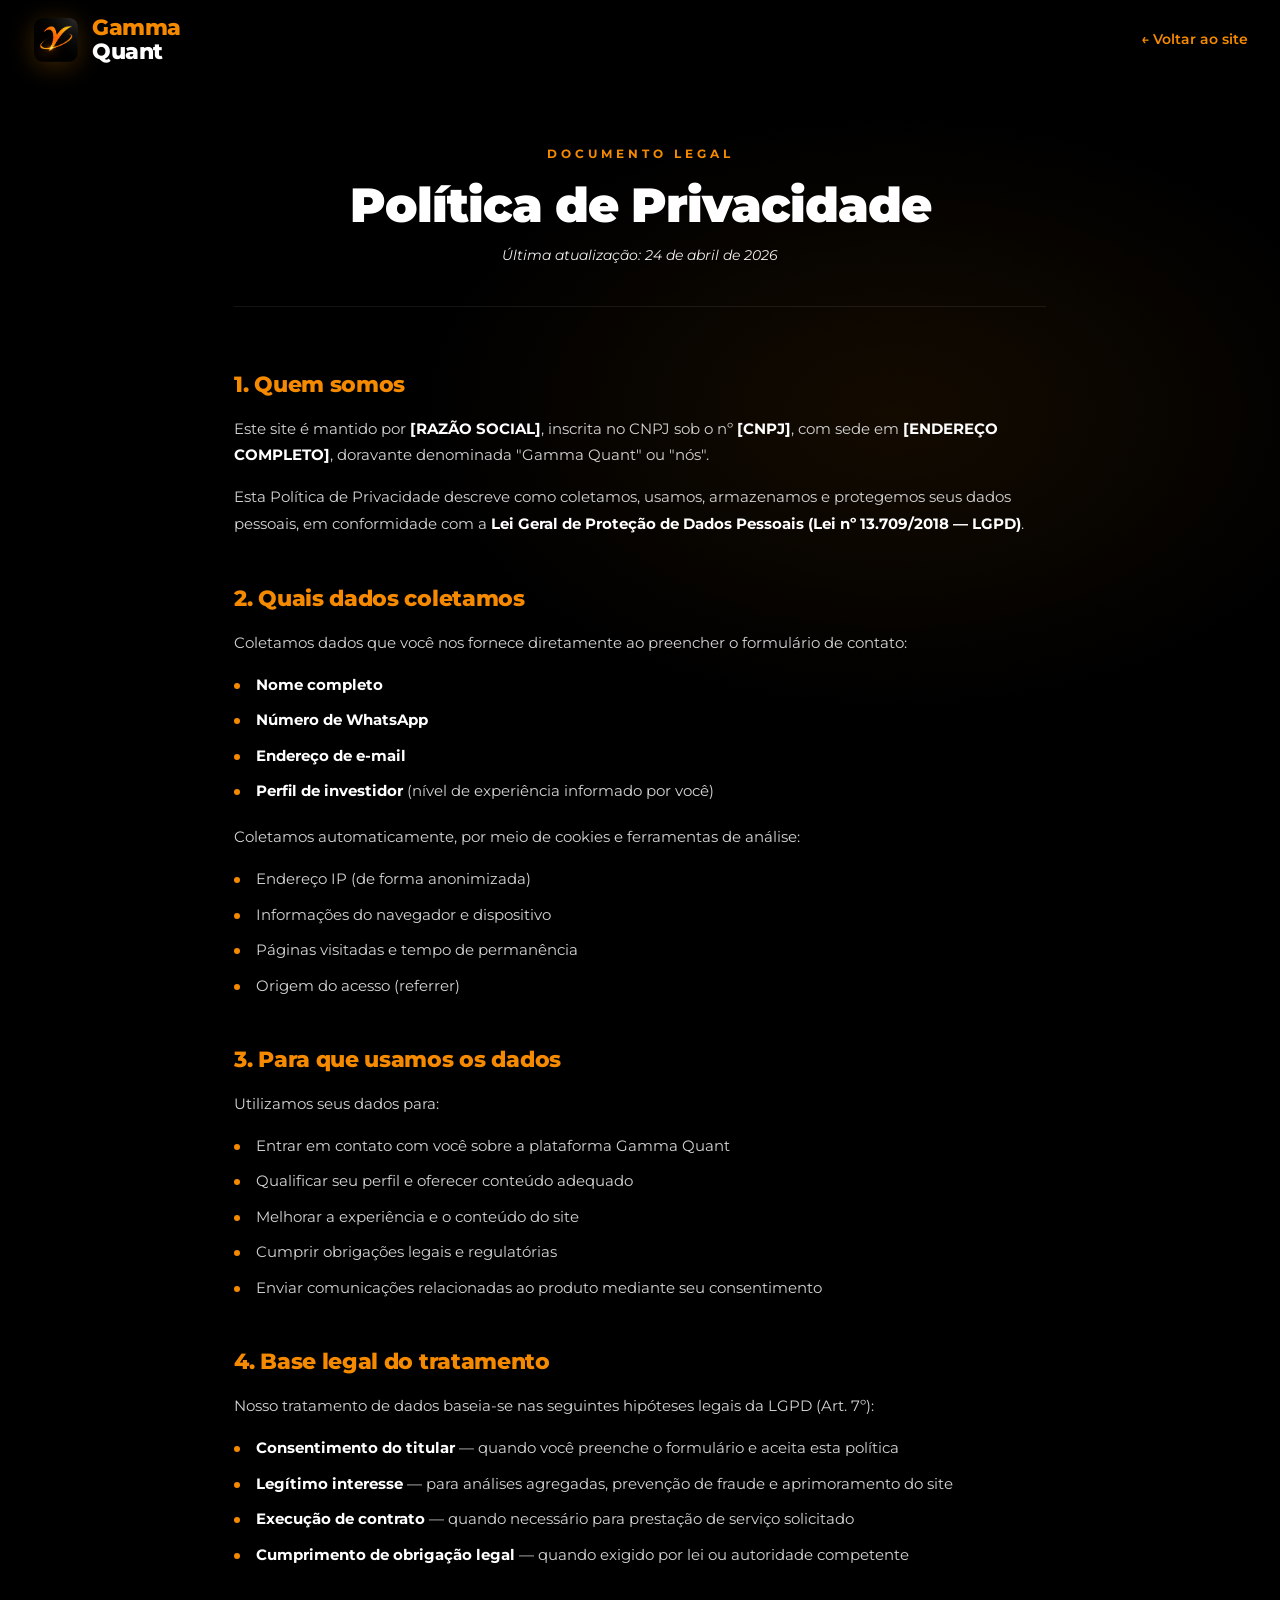
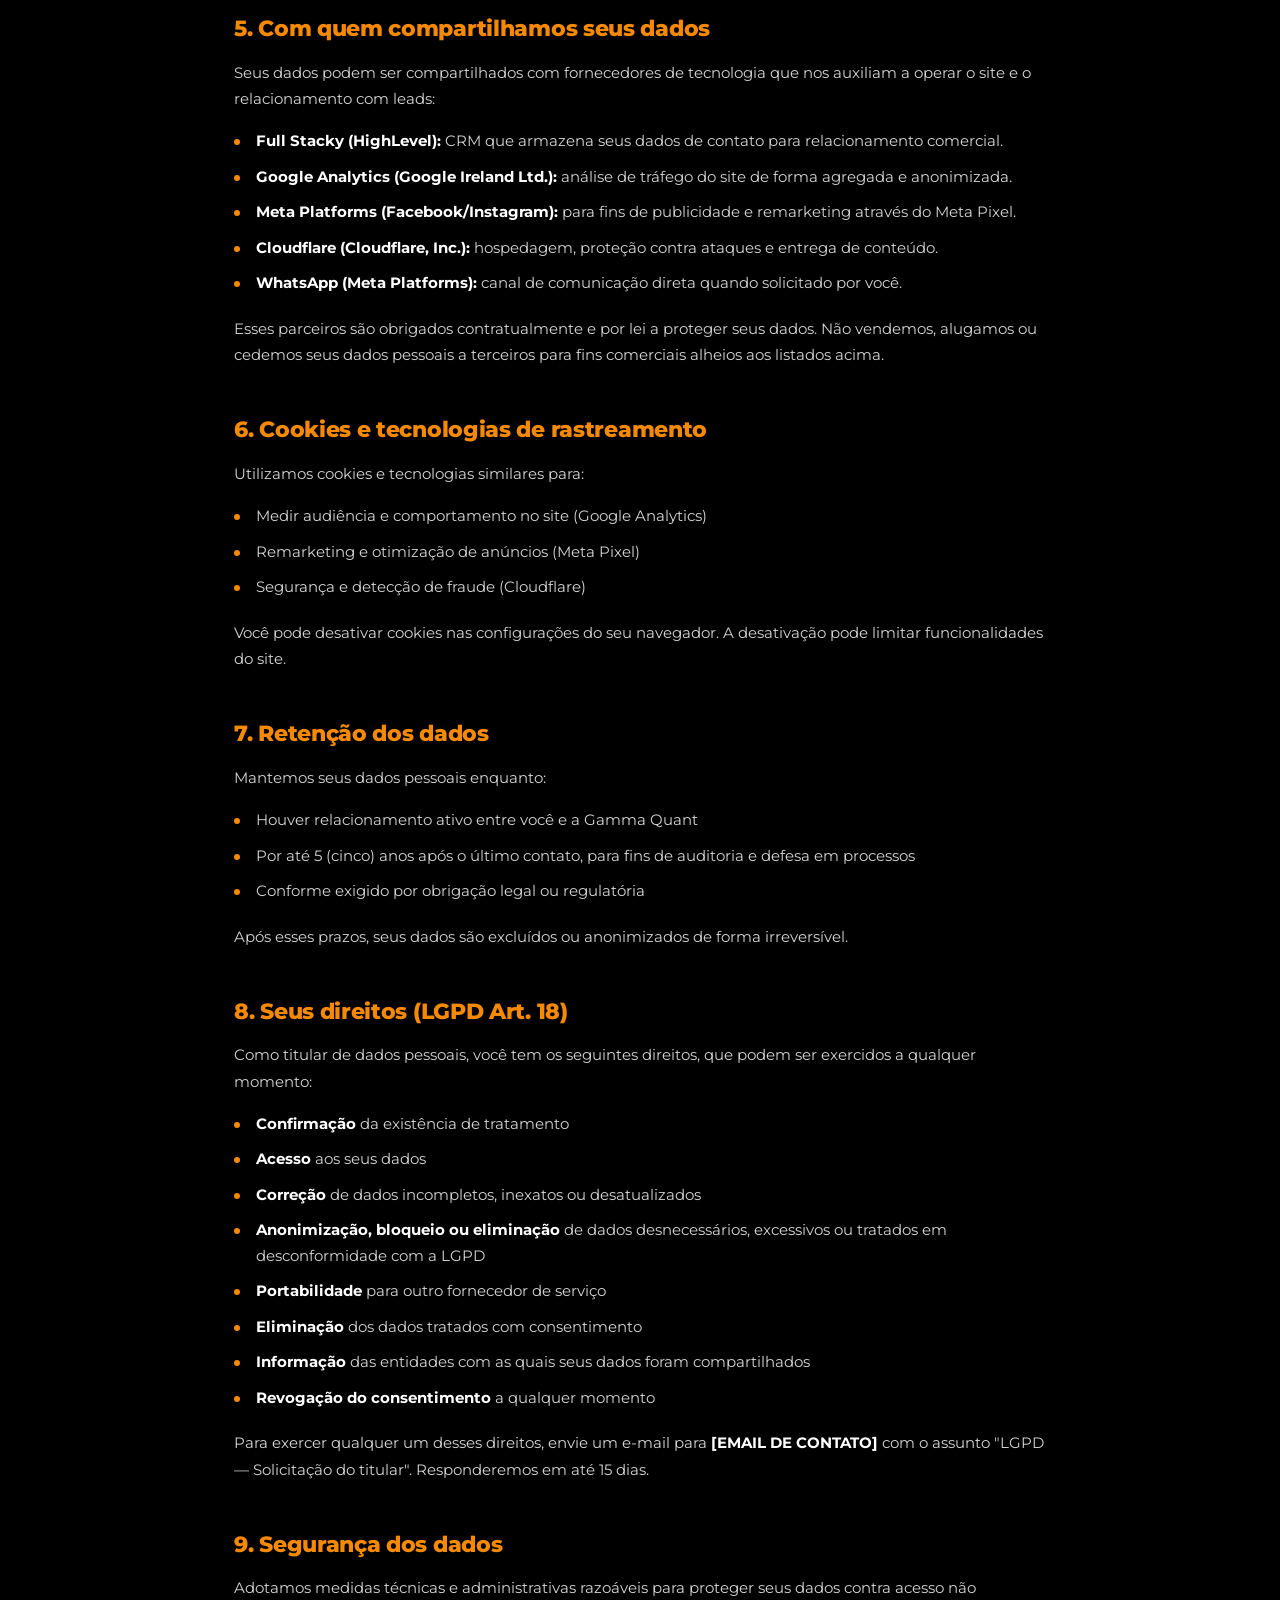
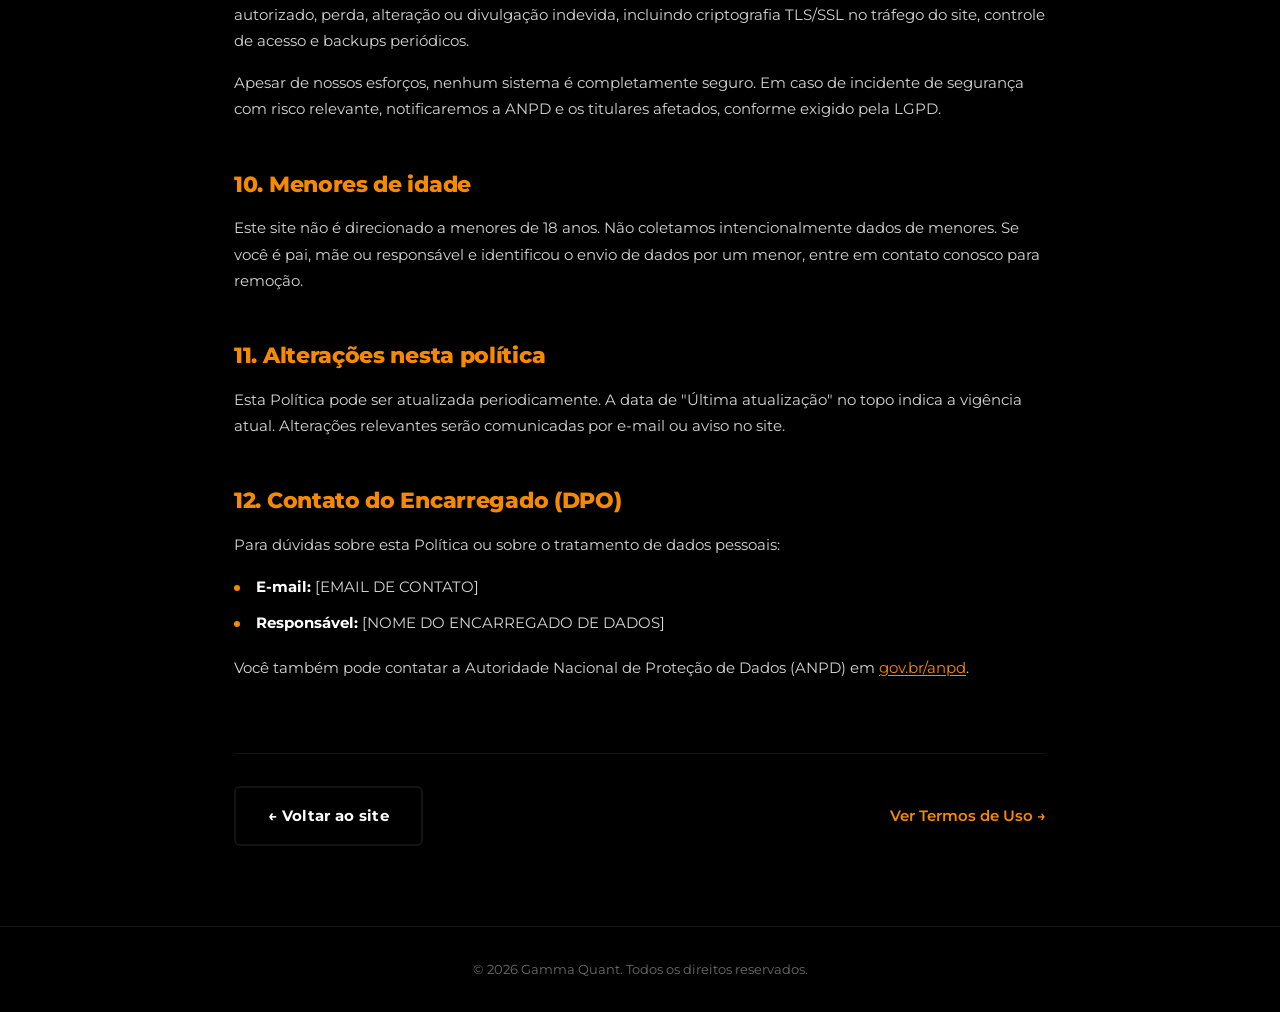
<file: privacidade.html>
<!DOCTYPE html>
<html lang="pt-BR">
<head>
    <meta charset="UTF-8">
    <meta name="viewport" content="width=device-width, initial-scale=1.0">
    <meta name="description" content="Política de Privacidade da Gamma Quant — Conformidade com LGPD, transparência no tratamento de dados.">
    <meta name="robots" content="index, follow">
    <meta property="og:title" content="Política de Privacidade — Gamma Quant">
    <meta property="og:description" content="Como a Gamma Quant coleta, utiliza e protege seus dados pessoais em conformidade com a LGPD.">
    <meta property="og:type" content="article">
    <meta property="og:url" content="https://plataforma.gammaquant.com.br/privacidade.html">
    <meta property="og:image" content="https://plataforma.gammaquant.com.br/images/og-image.png">
    <title>Política de Privacidade — Gamma Quant</title>

    <!-- Google Analytics 4 -->
    <script async src="https://www.googletagmanager.com/gtag/js?id=G-LZ547HFNK1"></script>
    <script>
        window.dataLayer = window.dataLayer || [];
        function gtag(){dataLayer.push(arguments);}
        gtag('js', new Date());
        gtag('config', 'G-LZ547HFNK1', { anonymize_ip: true });
    </script>

    <!-- Meta Pixel -->
    <script>
        !function(f,b,e,v,n,t,s)
        {if(f.fbq)return;n=f.fbq=function(){n.callMethod?
        n.callMethod.apply(n,arguments):n.queue.push(arguments)};
        if(!f._fbq)f._fbq=n;n.push=n;n.loaded=!0;n.version='2.0';
        n.queue=[];t=b.createElement(e);t.async=!0;
        t.src=v;s=b.getElementsByTagName(e)[0];
        s.parentNode.insertBefore(t,s)}(window, document,'script',
        'https://connect.facebook.net/en_US/fbevents.js');
        fbq('init', '1770422173922285');
        fbq('track', 'PageView');
    </script>

    <link rel="icon" type="image/svg+xml" href="images/favicon.svg">
    <link rel="preconnect" href="https://fonts.googleapis.com">
    <link rel="preconnect" href="https://fonts.gstatic.com" crossorigin>
    <link href="https://fonts.googleapis.com/css2?family=Montserrat:wght@300;400;500;600;700;800;900&family=JetBrains+Mono:wght@400;500;700&display=swap" rel="stylesheet">
    <link rel="stylesheet" href="css/styles.css?v=20260424">
</head>
<body>

    <!-- ============ NAVEGAÇÃO FIXA ============ -->
    <nav class="navbar" id="navbar">
        <div class="nav-container">
            <a href="/" class="nav-logo" aria-label="Gamma Quant">
                <img src="images/logo-symbol.png" alt="" class="logo-symbol">
                <span class="logo-text">
                    <span class="logo-gamma">Gamma</span>
                    <span class="logo-quant">Quant</span>
                </span>
            </a>
            <a href="/" class="nav-link-home">← Voltar ao site</a>
        </div>
    </nav>

    <!-- ============ CONTEÚDO LEGAL ============ -->
    <main class="legal-page">
        <div class="legal-container">
            <header class="legal-header">
                <span class="legal-label">DOCUMENTO LEGAL</span>
                <h1>Política de Privacidade</h1>
                <p class="legal-meta">Última atualização: 24 de abril de 2026</p>
            </header>

            <section class="legal-section">
                <h2>1. Quem somos</h2>
                <p>
                    Este site é mantido por <strong>[RAZÃO SOCIAL]</strong>,
                    inscrita no CNPJ sob o nº <strong>[CNPJ]</strong>, com sede em
                    <strong>[ENDEREÇO COMPLETO]</strong>, doravante denominada "Gamma Quant" ou "nós".
                </p>
                <p>
                    Esta Política de Privacidade descreve como coletamos, usamos, armazenamos e protegemos seus dados pessoais,
                    em conformidade com a <strong>Lei Geral de Proteção de Dados Pessoais (Lei nº 13.709/2018 — LGPD)</strong>.
                </p>
            </section>

            <section class="legal-section" id="dados">
                <h2>2. Quais dados coletamos</h2>
                <p>Coletamos dados que você nos fornece diretamente ao preencher o formulário de contato:</p>
                <ul>
                    <li><strong>Nome completo</strong></li>
                    <li><strong>Número de WhatsApp</strong></li>
                    <li><strong>Endereço de e-mail</strong></li>
                    <li><strong>Perfil de investidor</strong> (nível de experiência informado por você)</li>
                </ul>
                <p>Coletamos automaticamente, por meio de cookies e ferramentas de análise:</p>
                <ul>
                    <li>Endereço IP (de forma anonimizada)</li>
                    <li>Informações do navegador e dispositivo</li>
                    <li>Páginas visitadas e tempo de permanência</li>
                    <li>Origem do acesso (referrer)</li>
                </ul>
            </section>

            <section class="legal-section">
                <h2>3. Para que usamos os dados</h2>
                <p>Utilizamos seus dados para:</p>
                <ul>
                    <li>Entrar em contato com você sobre a plataforma Gamma Quant</li>
                    <li>Qualificar seu perfil e oferecer conteúdo adequado</li>
                    <li>Melhorar a experiência e o conteúdo do site</li>
                    <li>Cumprir obrigações legais e regulatórias</li>
                    <li>Enviar comunicações relacionadas ao produto mediante seu consentimento</li>
                </ul>
            </section>

            <section class="legal-section">
                <h2>4. Base legal do tratamento</h2>
                <p>Nosso tratamento de dados baseia-se nas seguintes hipóteses legais da LGPD (Art. 7º):</p>
                <ul>
                    <li><strong>Consentimento do titular</strong> — quando você preenche o formulário e aceita esta política</li>
                    <li><strong>Legítimo interesse</strong> — para análises agregadas, prevenção de fraude e aprimoramento do site</li>
                    <li><strong>Execução de contrato</strong> — quando necessário para prestação de serviço solicitado</li>
                    <li><strong>Cumprimento de obrigação legal</strong> — quando exigido por lei ou autoridade competente</li>
                </ul>
            </section>

            <section class="legal-section">
                <h2>5. Com quem compartilhamos seus dados</h2>
                <p>Seus dados podem ser compartilhados com fornecedores de tecnologia que nos auxiliam a operar o site e o relacionamento com leads:</p>
                <ul>
                    <li><strong>Full Stacky (HighLevel):</strong> CRM que armazena seus dados de contato para relacionamento comercial.</li>
                    <li><strong>Google Analytics (Google Ireland Ltd.):</strong> análise de tráfego do site de forma agregada e anonimizada.</li>
                    <li><strong>Meta Platforms (Facebook/Instagram):</strong> para fins de publicidade e remarketing através do Meta Pixel.</li>
                    <li><strong>Cloudflare (Cloudflare, Inc.):</strong> hospedagem, proteção contra ataques e entrega de conteúdo.</li>
                    <li><strong>WhatsApp (Meta Platforms):</strong> canal de comunicação direta quando solicitado por você.</li>
                </ul>
                <p>
                    Esses parceiros são obrigados contratualmente e por lei a proteger seus dados. Não vendemos, alugamos ou cedemos seus dados pessoais a terceiros para fins comerciais alheios aos listados acima.
                </p>
            </section>

            <section class="legal-section">
                <h2>6. Cookies e tecnologias de rastreamento</h2>
                <p>Utilizamos cookies e tecnologias similares para:</p>
                <ul>
                    <li>Medir audiência e comportamento no site (Google Analytics)</li>
                    <li>Remarketing e otimização de anúncios (Meta Pixel)</li>
                    <li>Segurança e detecção de fraude (Cloudflare)</li>
                </ul>
                <p>
                    Você pode desativar cookies nas configurações do seu navegador. A desativação pode limitar funcionalidades do site.
                </p>
            </section>

            <section class="legal-section">
                <h2>7. Retenção dos dados</h2>
                <p>Mantemos seus dados pessoais enquanto:</p>
                <ul>
                    <li>Houver relacionamento ativo entre você e a Gamma Quant</li>
                    <li>Por até 5 (cinco) anos após o último contato, para fins de auditoria e defesa em processos</li>
                    <li>Conforme exigido por obrigação legal ou regulatória</li>
                </ul>
                <p>Após esses prazos, seus dados são excluídos ou anonimizados de forma irreversível.</p>
            </section>

            <section class="legal-section" id="lgpd">
                <h2>8. Seus direitos (LGPD Art. 18)</h2>
                <p>Como titular de dados pessoais, você tem os seguintes direitos, que podem ser exercidos a qualquer momento:</p>
                <ul>
                    <li><strong>Confirmação</strong> da existência de tratamento</li>
                    <li><strong>Acesso</strong> aos seus dados</li>
                    <li><strong>Correção</strong> de dados incompletos, inexatos ou desatualizados</li>
                    <li><strong>Anonimização, bloqueio ou eliminação</strong> de dados desnecessários, excessivos ou tratados em desconformidade com a LGPD</li>
                    <li><strong>Portabilidade</strong> para outro fornecedor de serviço</li>
                    <li><strong>Eliminação</strong> dos dados tratados com consentimento</li>
                    <li><strong>Informação</strong> das entidades com as quais seus dados foram compartilhados</li>
                    <li><strong>Revogação do consentimento</strong> a qualquer momento</li>
                </ul>
                <p>
                    Para exercer qualquer um desses direitos, envie um e-mail para <strong>[EMAIL DE CONTATO]</strong>
                    com o assunto "LGPD — Solicitação do titular". Responderemos em até 15 dias.
                </p>
            </section>

            <section class="legal-section">
                <h2>9. Segurança dos dados</h2>
                <p>
                    Adotamos medidas técnicas e administrativas razoáveis para proteger seus dados contra acesso não autorizado,
                    perda, alteração ou divulgação indevida, incluindo criptografia TLS/SSL no tráfego do site,
                    controle de acesso e backups periódicos.
                </p>
                <p>
                    Apesar de nossos esforços, nenhum sistema é completamente seguro. Em caso de incidente de segurança com risco relevante,
                    notificaremos a ANPD e os titulares afetados, conforme exigido pela LGPD.
                </p>
            </section>

            <section class="legal-section">
                <h2>10. Menores de idade</h2>
                <p>
                    Este site não é direcionado a menores de 18 anos. Não coletamos intencionalmente dados de menores.
                    Se você é pai, mãe ou responsável e identificou o envio de dados por um menor, entre em contato conosco para remoção.
                </p>
            </section>

            <section class="legal-section">
                <h2>11. Alterações nesta política</h2>
                <p>
                    Esta Política pode ser atualizada periodicamente. A data de "Última atualização" no topo indica a vigência atual.
                    Alterações relevantes serão comunicadas por e-mail ou aviso no site.
                </p>
            </section>

            <section class="legal-section">
                <h2>12. Contato do Encarregado (DPO)</h2>
                <p>
                    Para dúvidas sobre esta Política ou sobre o tratamento de dados pessoais:
                </p>
                <ul>
                    <li><strong>E-mail:</strong> [EMAIL DE CONTATO]</li>
                    <li><strong>Responsável:</strong> [NOME DO ENCARREGADO DE DADOS]</li>
                </ul>
                <p>
                    Você também pode contatar a Autoridade Nacional de Proteção de Dados (ANPD) em
                    <a href="https://www.gov.br/anpd" target="_blank" rel="noopener">gov.br/anpd</a>.
                </p>
            </section>

            <footer class="legal-footer">
                <a href="/" class="btn btn-secondary btn-back">← Voltar ao site</a>
                <a href="termos.html" class="btn-inline">Ver Termos de Uso →</a>
            </footer>
        </div>
    </main>

    <!-- ============ FOOTER ============ -->
    <footer class="footer footer-slim">
        <div class="container">
            <div class="footer-bottom">
                <div class="footer-copy">
                    <p>© 2026 Gamma Quant. Todos os direitos reservados.</p>
                </div>
            </div>
        </div>
    </footer>

</body>
</html>
</file>
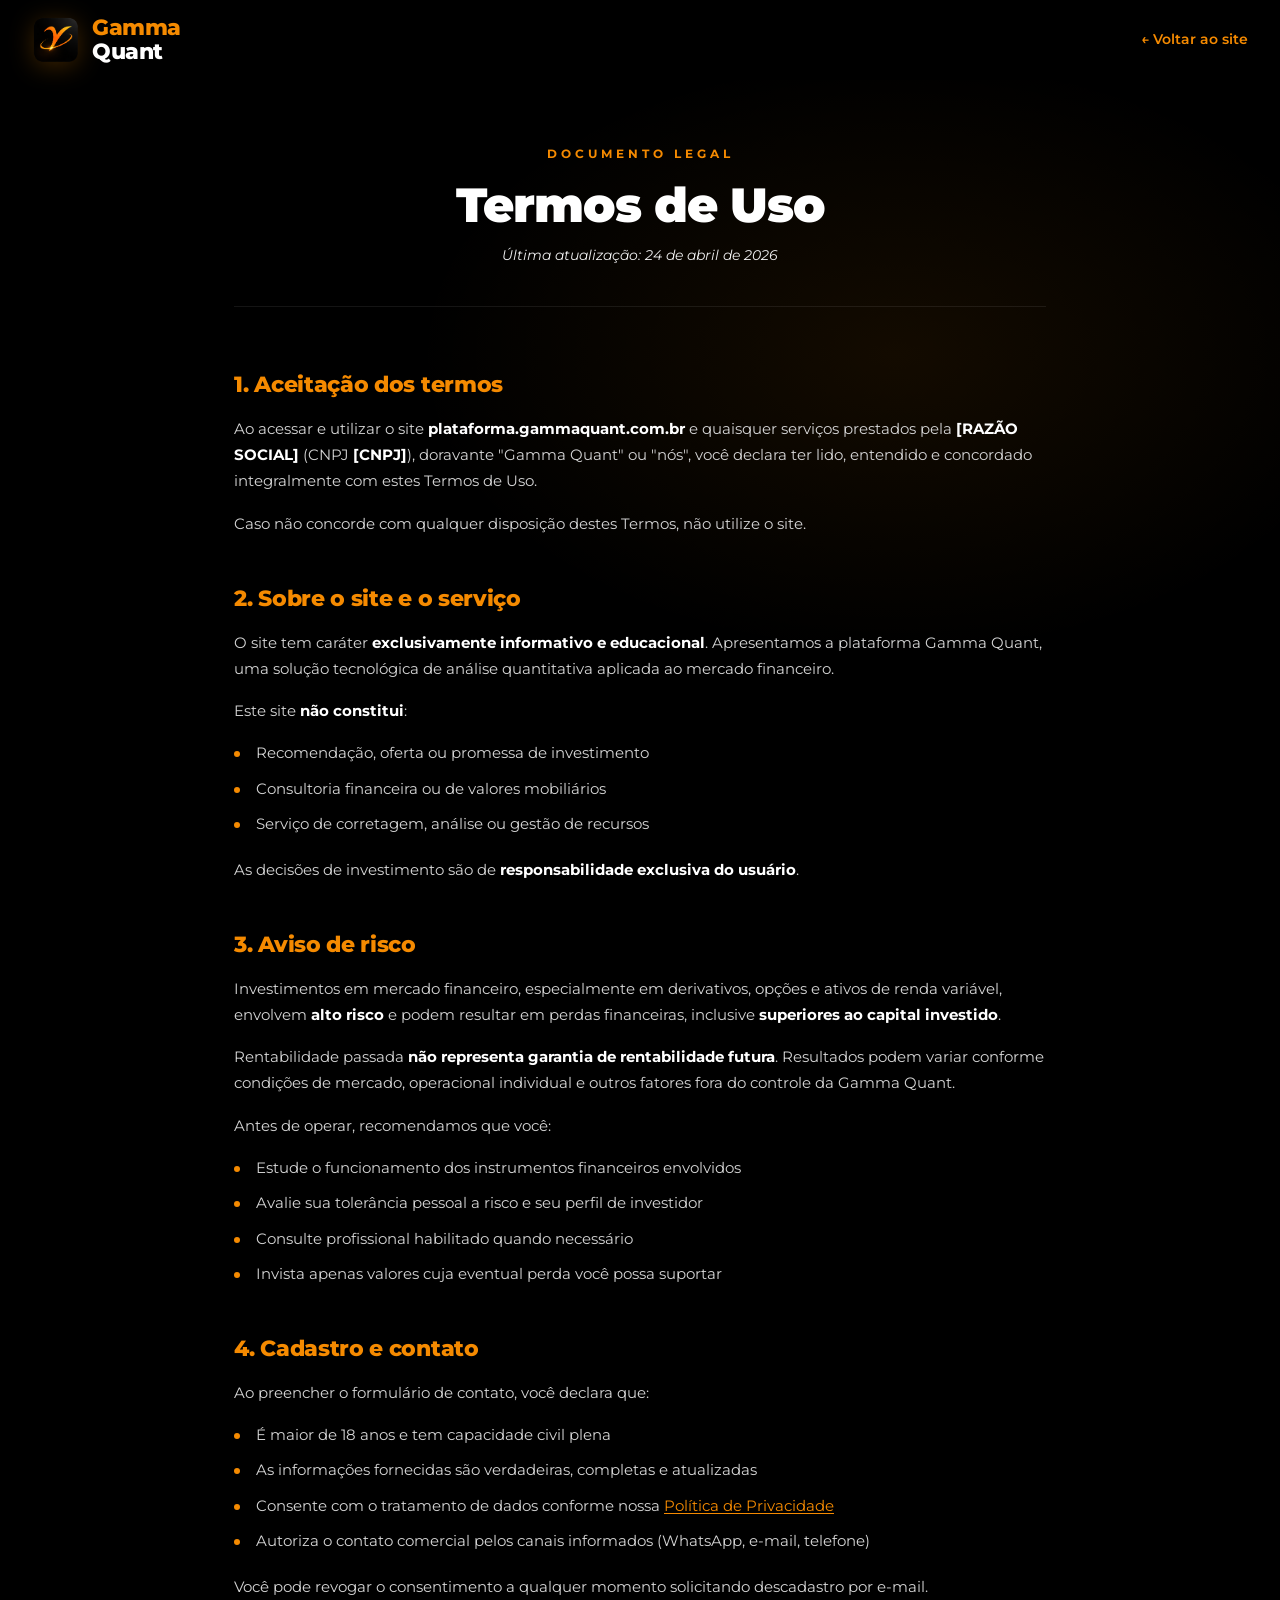
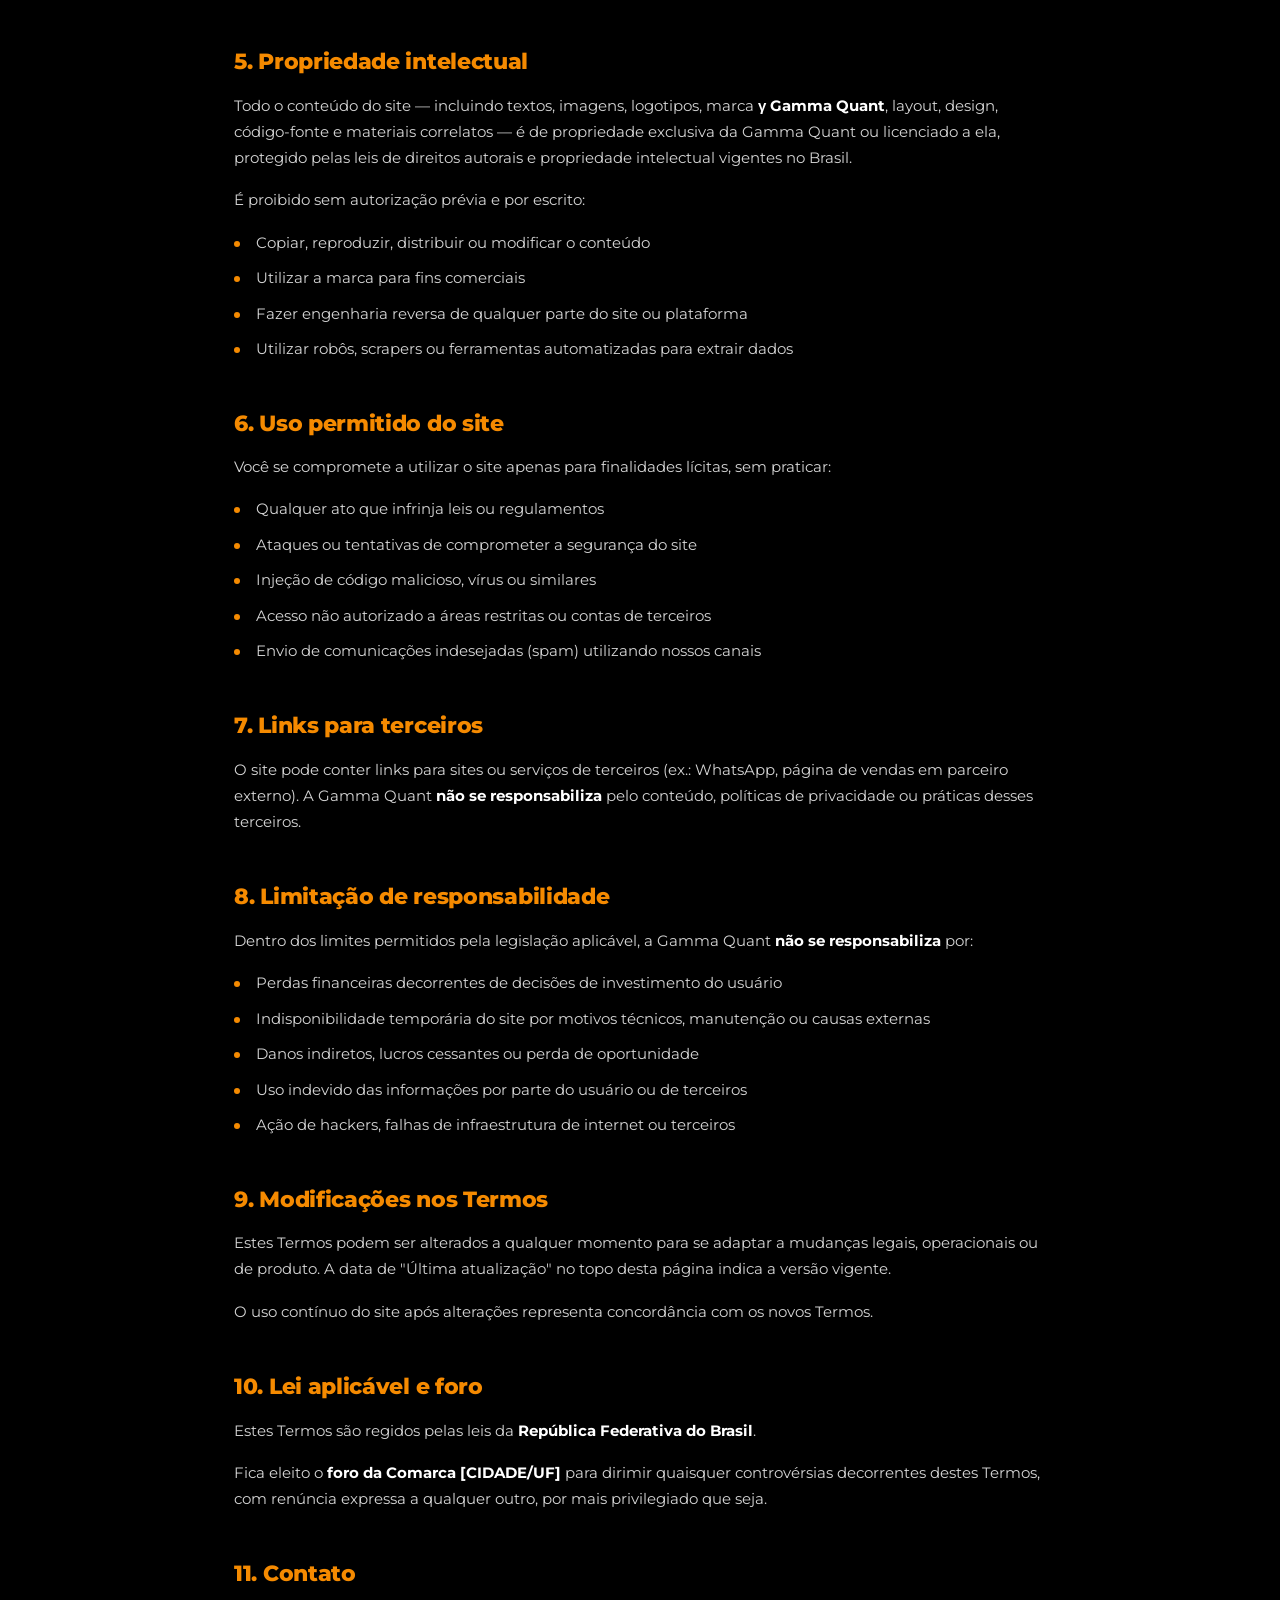
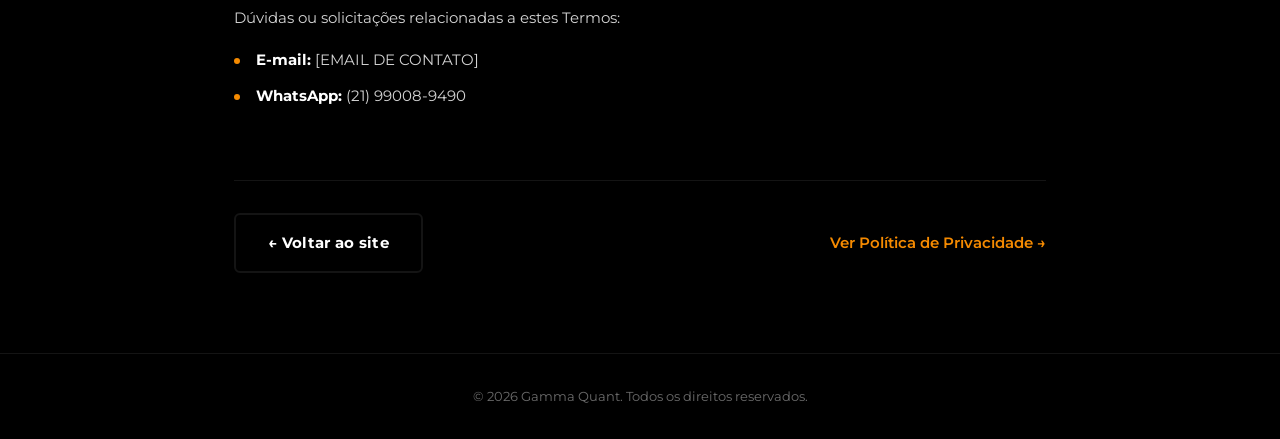
<file: termos.html>
<!DOCTYPE html>
<html lang="pt-BR">
<head>
    <meta charset="UTF-8">
    <meta name="viewport" content="width=device-width, initial-scale=1.0">
    <meta name="description" content="Termos de Uso da Gamma Quant — Condições de acesso e utilização da plataforma.">
    <meta name="robots" content="index, follow">
    <meta property="og:title" content="Termos de Uso — Gamma Quant">
    <meta property="og:description" content="Regras e condições para utilização do site e serviços da Gamma Quant.">
    <meta property="og:type" content="article">
    <meta property="og:url" content="https://plataforma.gammaquant.com.br/termos.html">
    <meta property="og:image" content="https://plataforma.gammaquant.com.br/images/og-image.png">
    <title>Termos de Uso — Gamma Quant</title>

    <!-- Google Analytics 4 -->
    <script async src="https://www.googletagmanager.com/gtag/js?id=G-LZ547HFNK1"></script>
    <script>
        window.dataLayer = window.dataLayer || [];
        function gtag(){dataLayer.push(arguments);}
        gtag('js', new Date());
        gtag('config', 'G-LZ547HFNK1', { anonymize_ip: true });
    </script>

    <!-- Meta Pixel -->
    <script>
        !function(f,b,e,v,n,t,s)
        {if(f.fbq)return;n=f.fbq=function(){n.callMethod?
        n.callMethod.apply(n,arguments):n.queue.push(arguments)};
        if(!f._fbq)f._fbq=n;n.push=n;n.loaded=!0;n.version='2.0';
        n.queue=[];t=b.createElement(e);t.async=!0;
        t.src=v;s=b.getElementsByTagName(e)[0];
        s.parentNode.insertBefore(t,s)}(window, document,'script',
        'https://connect.facebook.net/en_US/fbevents.js');
        fbq('init', '1770422173922285');
        fbq('track', 'PageView');
    </script>

    <link rel="icon" type="image/svg+xml" href="images/favicon.svg">
    <link rel="preconnect" href="https://fonts.googleapis.com">
    <link rel="preconnect" href="https://fonts.gstatic.com" crossorigin>
    <link href="https://fonts.googleapis.com/css2?family=Montserrat:wght@300;400;500;600;700;800;900&family=JetBrains+Mono:wght@400;500;700&display=swap" rel="stylesheet">
    <link rel="stylesheet" href="css/styles.css?v=20260424">
</head>
<body>

    <!-- ============ NAVEGAÇÃO FIXA ============ -->
    <nav class="navbar" id="navbar">
        <div class="nav-container">
            <a href="/" class="nav-logo" aria-label="Gamma Quant">
                <img src="images/logo-symbol.png" alt="" class="logo-symbol">
                <span class="logo-text">
                    <span class="logo-gamma">Gamma</span>
                    <span class="logo-quant">Quant</span>
                </span>
            </a>
            <a href="/" class="nav-link-home">← Voltar ao site</a>
        </div>
    </nav>

    <!-- ============ CONTEÚDO LEGAL ============ -->
    <main class="legal-page">
        <div class="legal-container">
            <header class="legal-header">
                <span class="legal-label">DOCUMENTO LEGAL</span>
                <h1>Termos de Uso</h1>
                <p class="legal-meta">Última atualização: 24 de abril de 2026</p>
            </header>

            <section class="legal-section">
                <h2>1. Aceitação dos termos</h2>
                <p>
                    Ao acessar e utilizar o site <strong>plataforma.gammaquant.com.br</strong> e quaisquer serviços prestados pela
                    <strong>[RAZÃO SOCIAL]</strong> (CNPJ <strong>[CNPJ]</strong>), doravante "Gamma Quant" ou "nós",
                    você declara ter lido, entendido e concordado integralmente com estes Termos de Uso.
                </p>
                <p>
                    Caso não concorde com qualquer disposição destes Termos, não utilize o site.
                </p>
            </section>

            <section class="legal-section">
                <h2>2. Sobre o site e o serviço</h2>
                <p>
                    O site tem caráter <strong>exclusivamente informativo e educacional</strong>. Apresentamos a plataforma Gamma Quant,
                    uma solução tecnológica de análise quantitativa aplicada ao mercado financeiro.
                </p>
                <p>
                    Este site <strong>não constitui</strong>:
                </p>
                <ul>
                    <li>Recomendação, oferta ou promessa de investimento</li>
                    <li>Consultoria financeira ou de valores mobiliários</li>
                    <li>Serviço de corretagem, análise ou gestão de recursos</li>
                </ul>
                <p>
                    As decisões de investimento são de <strong>responsabilidade exclusiva do usuário</strong>.
                </p>
            </section>

            <section class="legal-section">
                <h2>3. Aviso de risco</h2>
                <p>
                    Investimentos em mercado financeiro, especialmente em derivativos, opções e ativos de renda variável, envolvem
                    <strong>alto risco</strong> e podem resultar em perdas financeiras, inclusive <strong>superiores ao capital investido</strong>.
                </p>
                <p>
                    Rentabilidade passada <strong>não representa garantia de rentabilidade futura</strong>. Resultados podem variar conforme condições de mercado,
                    operacional individual e outros fatores fora do controle da Gamma Quant.
                </p>
                <p>
                    Antes de operar, recomendamos que você:
                </p>
                <ul>
                    <li>Estude o funcionamento dos instrumentos financeiros envolvidos</li>
                    <li>Avalie sua tolerância pessoal a risco e seu perfil de investidor</li>
                    <li>Consulte profissional habilitado quando necessário</li>
                    <li>Invista apenas valores cuja eventual perda você possa suportar</li>
                </ul>
            </section>

            <section class="legal-section">
                <h2>4. Cadastro e contato</h2>
                <p>
                    Ao preencher o formulário de contato, você declara que:
                </p>
                <ul>
                    <li>É maior de 18 anos e tem capacidade civil plena</li>
                    <li>As informações fornecidas são verdadeiras, completas e atualizadas</li>
                    <li>Consente com o tratamento de dados conforme nossa <a href="privacidade.html">Política de Privacidade</a></li>
                    <li>Autoriza o contato comercial pelos canais informados (WhatsApp, e-mail, telefone)</li>
                </ul>
                <p>
                    Você pode revogar o consentimento a qualquer momento solicitando descadastro por e-mail.
                </p>
            </section>

            <section class="legal-section">
                <h2>5. Propriedade intelectual</h2>
                <p>
                    Todo o conteúdo do site — incluindo textos, imagens, logotipos, marca <strong>γ Gamma Quant</strong>,
                    layout, design, código-fonte e materiais correlatos — é de propriedade exclusiva da Gamma Quant ou licenciado a ela,
                    protegido pelas leis de direitos autorais e propriedade intelectual vigentes no Brasil.
                </p>
                <p>
                    É proibido sem autorização prévia e por escrito:
                </p>
                <ul>
                    <li>Copiar, reproduzir, distribuir ou modificar o conteúdo</li>
                    <li>Utilizar a marca para fins comerciais</li>
                    <li>Fazer engenharia reversa de qualquer parte do site ou plataforma</li>
                    <li>Utilizar robôs, scrapers ou ferramentas automatizadas para extrair dados</li>
                </ul>
            </section>

            <section class="legal-section">
                <h2>6. Uso permitido do site</h2>
                <p>
                    Você se compromete a utilizar o site apenas para finalidades lícitas, sem praticar:
                </p>
                <ul>
                    <li>Qualquer ato que infrinja leis ou regulamentos</li>
                    <li>Ataques ou tentativas de comprometer a segurança do site</li>
                    <li>Injeção de código malicioso, vírus ou similares</li>
                    <li>Acesso não autorizado a áreas restritas ou contas de terceiros</li>
                    <li>Envio de comunicações indesejadas (spam) utilizando nossos canais</li>
                </ul>
            </section>

            <section class="legal-section">
                <h2>7. Links para terceiros</h2>
                <p>
                    O site pode conter links para sites ou serviços de terceiros (ex.: WhatsApp, página de vendas em parceiro externo).
                    A Gamma Quant <strong>não se responsabiliza</strong> pelo conteúdo, políticas de privacidade ou práticas desses terceiros.
                </p>
            </section>

            <section class="legal-section">
                <h2>8. Limitação de responsabilidade</h2>
                <p>
                    Dentro dos limites permitidos pela legislação aplicável, a Gamma Quant <strong>não se responsabiliza</strong> por:
                </p>
                <ul>
                    <li>Perdas financeiras decorrentes de decisões de investimento do usuário</li>
                    <li>Indisponibilidade temporária do site por motivos técnicos, manutenção ou causas externas</li>
                    <li>Danos indiretos, lucros cessantes ou perda de oportunidade</li>
                    <li>Uso indevido das informações por parte do usuário ou de terceiros</li>
                    <li>Ação de hackers, falhas de infraestrutura de internet ou terceiros</li>
                </ul>
            </section>

            <section class="legal-section">
                <h2>9. Modificações nos Termos</h2>
                <p>
                    Estes Termos podem ser alterados a qualquer momento para se adaptar a mudanças legais, operacionais ou de produto.
                    A data de "Última atualização" no topo desta página indica a versão vigente.
                </p>
                <p>
                    O uso contínuo do site após alterações representa concordância com os novos Termos.
                </p>
            </section>

            <section class="legal-section">
                <h2>10. Lei aplicável e foro</h2>
                <p>
                    Estes Termos são regidos pelas leis da <strong>República Federativa do Brasil</strong>.
                </p>
                <p>
                    Fica eleito o <strong>foro da Comarca [CIDADE/UF]</strong> para dirimir quaisquer controvérsias decorrentes destes Termos,
                    com renúncia expressa a qualquer outro, por mais privilegiado que seja.
                </p>
            </section>

            <section class="legal-section">
                <h2>11. Contato</h2>
                <p>
                    Dúvidas ou solicitações relacionadas a estes Termos:
                </p>
                <ul>
                    <li><strong>E-mail:</strong> [EMAIL DE CONTATO]</li>
                    <li><strong>WhatsApp:</strong> (21) 99008-9490</li>
                </ul>
            </section>

            <footer class="legal-footer">
                <a href="/" class="btn btn-secondary btn-back">← Voltar ao site</a>
                <a href="privacidade.html" class="btn-inline">Ver Política de Privacidade →</a>
            </footer>
        </div>
    </main>

    <!-- ============ FOOTER ============ -->
    <footer class="footer footer-slim">
        <div class="container">
            <div class="footer-bottom">
                <div class="footer-copy">
                    <p>© 2026 Gamma Quant. Todos os direitos reservados.</p>
                </div>
            </div>
        </div>
    </footer>

</body>
</html>
</file>
<file: css/styles.css>
/* ============================================
   GAMMA QUANT — SITE INSTITUCIONAL
   Identidade: Laranja #f58a00 + Preto
   Tipografia: Montserrat (alternativa ao Gotham)
   ============================================ */

:root {
    --orange: #f58a00;
    --orange-hover: #ff9a1a;
    --orange-dark: #c76e00;
    --orange-glow: rgba(245, 138, 0, 0.15);
    --black: #000000;
    --black-soft: #0a0a0a;
    --black-card: #111111;
    --black-elevated: #1a1a1a;
    --gray-900: #1f1f1f;
    --gray-800: #2a2a2a;
    --gray-700: #3a3a3a;
    --gray-500: #6b6b6b;
    --gray-300: #a8a8a8;
    --gray-200: #d4d4d4;
    --gray-100: #eeeeee;
    --white: #ffffff;
    --border: rgba(255, 255, 255, 0.08);
    --border-hover: rgba(245, 138, 0, 0.4);

    --font-sans: 'Montserrat', -apple-system, BlinkMacSystemFont, sans-serif;
    --font-mono: 'JetBrains Mono', 'Courier New', monospace;

    --container-max: 1280px;
    --nav-height: 80px;

    --radius-sm: 6px;
    --radius: 12px;
    --radius-lg: 20px;

    --transition: all 0.3s cubic-bezier(0.4, 0, 0.2, 1);
    --transition-slow: all 0.6s cubic-bezier(0.4, 0, 0.2, 1);
}

/* ============ RESET ============ */
*, *::before, *::after {
    box-sizing: border-box;
    margin: 0;
    padding: 0;
}

html {
    scroll-behavior: smooth;
    scroll-padding-top: var(--nav-height);
}

body {
    font-family: var(--font-sans);
    font-size: 16px;
    line-height: 1.6;
    color: var(--gray-100);
    background: var(--black);
    -webkit-font-smoothing: antialiased;
    overflow-x: hidden;
}

img, svg {
    max-width: 100%;
    display: block;
}

a {
    color: inherit;
    text-decoration: none;
    transition: var(--transition);
}

button {
    font-family: inherit;
    cursor: pointer;
    border: none;
    background: none;
}

.container {
    max-width: var(--container-max);
    margin: 0 auto;
    padding: 0 32px;
}

.text-orange {
    color: var(--orange);
}

/* ============ NAVBAR ============ */
.navbar {
    position: fixed;
    top: 0;
    left: 0;
    right: 0;
    height: var(--nav-height);
    background: rgba(0, 0, 0, 0.6);
    backdrop-filter: blur(20px);
    -webkit-backdrop-filter: blur(20px);
    border-bottom: 1px solid transparent;
    z-index: 1000;
    transition: var(--transition);
}

.navbar.scrolled {
    background: rgba(0, 0, 0, 0.92);
    border-bottom-color: var(--border);
    box-shadow: 0 10px 40px rgba(0, 0, 0, 0.3);
}

.nav-container {
    max-width: var(--container-max);
    margin: 0 auto;
    padding: 0 32px;
    height: 100%;
    display: flex;
    align-items: center;
    justify-content: space-between;
    gap: 24px;
}

.nav-logo {
    display: flex;
    align-items: center;
    gap: 12px;
    z-index: 2;
    transition: var(--transition);
}

.nav-logo:hover {
    transform: translateY(-1px);
}

.logo-symbol {
    height: 48px;
    width: 48px;
    object-fit: contain;
    filter: drop-shadow(0 4px 12px rgba(245, 138, 0, 0.25));
}

.logo-text {
    display: flex;
    flex-direction: column;
    line-height: 1;
    font-family: var(--font-sans);
    font-weight: 800;
    font-size: 22px;
    letter-spacing: -0.02em;
}

.logo-gamma {
    color: var(--orange);
}

.logo-quant {
    color: var(--white);
    margin-top: 2px;
}

.logo-img {
    height: 42px;
    width: auto;
}

.nav-menu {
    display: flex;
    list-style: none;
    gap: 8px;
    align-items: center;
}

.nav-link {
    display: inline-block;
    padding: 10px 18px;
    font-size: 14px;
    font-weight: 500;
    color: var(--gray-200);
    letter-spacing: 0.3px;
    border-radius: var(--radius-sm);
    position: relative;
}

.nav-link::after {
    content: '';
    position: absolute;
    bottom: 4px;
    left: 18px;
    right: 18px;
    height: 2px;
    background: var(--orange);
    transform: scaleX(0);
    transform-origin: right;
    transition: transform 0.3s ease;
}

.nav-link:hover {
    color: var(--white);
}

.nav-link:hover::after,
.nav-link.active::after {
    transform: scaleX(1);
    transform-origin: left;
}

.nav-link.active {
    color: var(--orange);
}

.nav-actions {
    display: flex;
    gap: 12px;
    align-items: center;
}

.btn-nav {
    padding: 12px 24px;
    background: var(--orange);
    color: var(--black);
    font-size: 14px;
    font-weight: 700;
    border-radius: var(--radius-sm);
    letter-spacing: 0.3px;
    transition: var(--transition);
}

.btn-nav:hover {
    background: var(--orange-hover);
    transform: translateY(-1px);
    box-shadow: 0 10px 30px var(--orange-glow);
}

.nav-toggle {
    display: none;
    flex-direction: column;
    gap: 5px;
    padding: 8px;
    z-index: 2;
}

.nav-toggle span {
    display: block;
    width: 24px;
    height: 2px;
    background: var(--white);
    transition: var(--transition);
}

.nav-toggle.active span:nth-child(1) {
    transform: translateY(7px) rotate(45deg);
}
.nav-toggle.active span:nth-child(2) {
    opacity: 0;
}
.nav-toggle.active span:nth-child(3) {
    transform: translateY(-7px) rotate(-45deg);
}

/* ============ BOTÕES ============ */
.btn {
    display: inline-flex;
    align-items: center;
    justify-content: center;
    gap: 10px;
    padding: 16px 32px;
    font-size: 15px;
    font-weight: 700;
    letter-spacing: 0.3px;
    border-radius: var(--radius-sm);
    transition: var(--transition);
    cursor: pointer;
    white-space: nowrap;
    text-transform: none;
}

.btn-primary {
    background: var(--orange);
    color: var(--black);
    border: 2px solid var(--orange);
}

.btn-primary:hover {
    background: var(--orange-hover);
    border-color: var(--orange-hover);
    transform: translateY(-2px);
    box-shadow: 0 15px 40px var(--orange-glow);
}

.btn-secondary {
    background: transparent;
    color: var(--white);
    border: 2px solid var(--border);
}

.btn-secondary:hover {
    border-color: var(--orange);
    color: var(--orange);
}

.btn-large {
    padding: 20px 44px;
    font-size: 16px;
}

.btn-form {
    width: 100%;
    padding: 18px;
    margin-top: 8px;
}

/* ============ HERO ============ */
.hero {
    position: relative;
    min-height: 100vh;
    display: flex;
    align-items: center;
    padding: 120px 0 80px;
    overflow: hidden;
    background: var(--black);
}

.hero-bg {
    position: absolute;
    inset: 0;
    pointer-events: none;
}

.hero-grid {
    position: absolute;
    inset: 0;
    background-image:
        linear-gradient(var(--border) 1px, transparent 1px),
        linear-gradient(90deg, var(--border) 1px, transparent 1px);
    background-size: 50px 50px;
    mask-image: radial-gradient(ellipse at center, black 20%, transparent 70%);
    -webkit-mask-image: radial-gradient(ellipse at center, black 20%, transparent 70%);
    opacity: 0.5;
}

.hero-glow {
    position: absolute;
    top: 50%;
    right: -20%;
    transform: translateY(-50%);
    width: 800px;
    height: 800px;
    background: radial-gradient(circle, var(--orange-glow) 0%, transparent 60%);
    filter: blur(80px);
    animation: pulse 8s ease-in-out infinite;
}

@keyframes pulse {
    0%, 100% { opacity: 0.6; transform: translateY(-50%) scale(1); }
    50% { opacity: 1; transform: translateY(-50%) scale(1.1); }
}

.hero-content {
    position: relative;
    max-width: 860px;
    z-index: 1;
}

.hero-badge {
    display: inline-flex;
    align-items: center;
    gap: 10px;
    padding: 10px 20px;
    background: rgba(245, 138, 0, 0.1);
    border: 1px solid rgba(245, 138, 0, 0.3);
    border-radius: 100px;
    font-size: 12px;
    font-weight: 700;
    color: var(--orange);
    letter-spacing: 1.5px;
    margin-bottom: 32px;
    animation: fadeInUp 0.8s ease;
}

.badge-dot {
    width: 8px;
    height: 8px;
    background: var(--orange);
    border-radius: 50%;
    box-shadow: 0 0 0 0 rgba(245, 138, 0, 0.7);
    animation: ping 2s cubic-bezier(0, 0, 0.2, 1) infinite;
}

@keyframes ping {
    0% { box-shadow: 0 0 0 0 rgba(245, 138, 0, 0.7); }
    100% { box-shadow: 0 0 0 12px rgba(245, 138, 0, 0); }
}

.hero-title {
    font-size: clamp(2.5rem, 6vw, 5rem);
    font-weight: 800;
    line-height: 1.05;
    letter-spacing: -0.02em;
    color: var(--white);
    margin-bottom: 28px;
    animation: fadeInUp 0.8s ease 0.1s both;
}

.hero-subtitle {
    font-size: clamp(1rem, 1.5vw, 1.25rem);
    line-height: 1.6;
    color: var(--gray-200);
    margin-bottom: 44px;
    max-width: 700px;
    animation: fadeInUp 0.8s ease 0.2s both;
}

.hero-cta {
    display: flex;
    gap: 16px;
    flex-wrap: wrap;
    margin-bottom: 72px;
    animation: fadeInUp 0.8s ease 0.3s both;
}

.hero-stats {
    display: flex;
    align-items: center;
    gap: 28px;
    padding-top: 40px;
    border-top: 1px solid var(--border);
    animation: fadeInUp 0.8s ease 0.4s both;
    flex-wrap: wrap;
}

.stat {
    display: flex;
    flex-direction: column;
}

.stat-value {
    font-size: clamp(1.5rem, 2.2vw, 2.1rem);
    font-weight: 800;
    color: var(--orange);
    line-height: 1;
    margin-bottom: 6px;
    font-family: var(--font-mono);
    white-space: nowrap;
}

.stat-label {
    font-size: 13px;
    color: var(--gray-300);
    letter-spacing: 0.5px;
}

.stat-divider {
    width: 1px;
    height: 50px;
    background: var(--border);
}

.hero-freetrial {
    margin-top: 32px;
    display: inline-flex;
    align-items: center;
    gap: 18px;
    padding: 18px 28px;
    background: linear-gradient(135deg, rgba(245, 138, 0, 0.12), rgba(245, 138, 0, 0.04));
    border: 1px solid var(--orange);
    border-radius: 12px;
    box-shadow: 0 0 0 4px rgba(245, 138, 0, 0.08);
    animation: fadeInUp 0.8s ease 0.6s both;
    flex-wrap: wrap;
    text-decoration: none;
    cursor: pointer;
    transition: transform 0.2s ease, box-shadow 0.2s ease, background 0.2s ease;
}

.hero-freetrial:hover {
    transform: translateY(-2px);
    box-shadow: 0 0 0 4px rgba(245, 138, 0, 0.18), 0 10px 30px rgba(245, 138, 0, 0.25);
    background: linear-gradient(135deg, rgba(245, 138, 0, 0.2), rgba(245, 138, 0, 0.08));
}

.hero-freetrial:hover .freetrial-arrow {
    transform: translateX(4px);
}

.freetrial-arrow {
    color: var(--orange);
    transition: transform 0.2s ease;
}

.freetrial-tag {
    font-size: 10px;
    letter-spacing: 2px;
    font-weight: 700;
    color: var(--orange);
    padding: 6px 10px;
    border: 1px solid var(--orange);
    border-radius: 999px;
    font-family: var(--font-mono);
}

.freetrial-value {
    font-size: clamp(1.4rem, 2vw, 1.9rem);
    font-weight: 800;
    color: #fff;
    font-family: var(--font-mono);
    line-height: 1;
}

.freetrial-note {
    font-size: 13px;
    color: var(--gray-300);
    letter-spacing: 0.3px;
}

@media (max-width: 640px) {
    .hero-freetrial {
        width: 100%;
        justify-content: center;
        text-align: center;
    }
}

@keyframes fadeInUp {
    from {
        opacity: 0;
        transform: translateY(30px);
    }
    to {
        opacity: 1;
        transform: translateY(0);
    }
}

@keyframes fadeIn {
    from { opacity: 0; }
    to { opacity: 1; }
}

/* ============ PLATFORM SHOWCASE (BROWSER MOCKUP) ============ */
.platform-showcase {
    padding: 120px 0 100px;
    background: var(--black);
    position: relative;
    overflow: hidden;
}

.platform-showcase::before {
    content: '';
    position: absolute;
    top: 20%;
    left: 50%;
    transform: translateX(-50%);
    width: 1000px;
    height: 600px;
    background: radial-gradient(ellipse, var(--orange-glow), transparent 60%);
    filter: blur(120px);
    pointer-events: none;
}

.showcase-header {
    text-align: center;
    max-width: 800px;
    margin: 0 auto 60px;
    position: relative;
}

.showcase-header .section-title {
    font-size: clamp(1.75rem, 3.5vw, 2.75rem);
    margin-bottom: 20px;
}

/* ========== NOTEBOOK MOCKUP ========== */
.laptop-stage {
    position: relative;
    max-width: 1240px;
    margin: 0 auto;
    padding: 60px 20px 120px;
    perspective: 1600px;
    perspective-origin: 50% 30%;
}

.laptop-ambient {
    position: absolute;
    top: 10%;
    left: 50%;
    width: 75%;
    height: 80%;
    transform: translateX(-50%);
    background: radial-gradient(ellipse at center,
        rgba(245, 138, 0, 0.28) 0%,
        rgba(245, 138, 0, 0.12) 30%,
        rgba(245, 138, 0, 0) 65%);
    filter: blur(60px);
    z-index: 0;
    pointer-events: none;
    animation: laptop-ambient-pulse 6s ease-in-out infinite;
}

.laptop-ambient--2 {
    width: 50%;
    height: 50%;
    top: 40%;
    background: radial-gradient(ellipse at center,
        rgba(120, 180, 255, 0.18) 0%,
        rgba(120, 180, 255, 0) 70%);
    animation-duration: 9s;
    animation-delay: -3s;
}

@keyframes laptop-ambient-pulse {
    0%, 100% { opacity: 0.7; transform: translateX(-50%) scale(1); }
    50% { opacity: 1; transform: translateX(-50%) scale(1.08); }
}

.laptop {
    position: relative;
    max-width: 1080px;
    margin: 0 auto;
    z-index: 1;
    transform-style: preserve-3d;
    transform: rotateX(14deg) rotateY(-10deg) rotateZ(0.5deg);
    animation: laptop-float 8s ease-in-out infinite;
    transition: transform 0.6s cubic-bezier(0.4, 0, 0.2, 1);
}

.laptop:hover {
    transform: rotateX(10deg) rotateY(-6deg) rotateZ(0deg) translateY(-6px);
}

@keyframes laptop-float {
    0%, 100% { transform: rotateX(14deg) rotateY(-10deg) rotateZ(0.5deg) translateY(0); }
    50%      { transform: rotateX(13deg) rotateY(-9deg)  rotateZ(0.5deg) translateY(-10px); }
}

/* Tampa com tela */
.laptop-lid {
    position: relative;
    background:
        linear-gradient(135deg, rgba(255,255,255,0.04) 0%, rgba(255,255,255,0) 40%),
        linear-gradient(to bottom, #1a1a1a 0%, #0a0a0a 100%);
    border-radius: 18px 18px 4px 4px;
    padding: 22px 22px 32px;
    transform: translateZ(20px);
    box-shadow:
        0 60px 120px rgba(0, 0, 0, 0.75),
        0 40px 80px rgba(0, 0, 0, 0.55),
        0 25px 50px rgba(245, 138, 0, 0.22),
        inset 0 0 0 1px rgba(255, 255, 255, 0.08),
        inset 0 2px 0 rgba(255, 255, 255, 0.06),
        inset -2px 0 6px rgba(0, 0, 0, 0.5);
}

.laptop-bezel {
    position: relative;
    background: #000;
    border-radius: 6px;
    padding: 20px 10px 28px;
    box-shadow: inset 0 0 0 1px rgba(255, 255, 255, 0.04);
}

.laptop-camera {
    position: absolute;
    top: 8px;
    left: 50%;
    transform: translateX(-50%);
    width: 6px;
    height: 6px;
    background: #0a0a0a;
    border-radius: 50%;
    box-shadow: inset 0 0 0 1px rgba(255, 255, 255, 0.08);
    display: flex;
    align-items: center;
    justify-content: center;
}

.laptop-camera-dot {
    width: 3px;
    height: 3px;
    background: #f58a00;
    border-radius: 50%;
    box-shadow: 0 0 6px rgba(245, 138, 0, 0.9);
    animation: camera-blink 3.5s ease-in-out infinite;
}

@keyframes camera-blink {
    0%, 85%, 100% { opacity: 1; }
    90%, 95% { opacity: 0.25; }
}

.laptop-brand {
    position: absolute;
    bottom: 8px;
    left: 50%;
    transform: translateX(-50%);
    font-family: var(--font-mono);
    font-size: 10px;
    letter-spacing: 2px;
    color: rgba(245, 138, 0, 0.55);
    text-shadow: 0 0 8px rgba(245, 138, 0, 0.3);
}

/* Área da tela */
.laptop-display {
    position: relative;
    background: #0d1117;
    border-radius: 2px;
    overflow: hidden;
    box-shadow:
        inset 0 0 0 1px rgba(245, 138, 0, 0.12),
        inset 0 0 40px rgba(0, 0, 0, 0.5);
}

.dashboard-img {
    width: 100%;
    height: auto;
    display: block;
    filter: brightness(1.02) contrast(1.05) saturate(1.08);
}

/* Scan line — linha de luz laranja descendo */
.screen-scanline {
    position: absolute;
    inset: 0;
    pointer-events: none;
    background: linear-gradient(to bottom,
        rgba(245, 138, 0, 0) 0%,
        rgba(245, 138, 0, 0) 45%,
        rgba(245, 138, 0, 0.35) 50%,
        rgba(245, 138, 0, 0) 55%,
        rgba(245, 138, 0, 0) 100%);
    background-size: 100% 300%;
    background-position: 0 -100%;
    mix-blend-mode: screen;
    animation: screen-scan 7s linear infinite;
    opacity: 0.65;
}

@keyframes screen-scan {
    0% { background-position: 0 -100%; }
    100% { background-position: 0 200%; }
}

/* Sheen — reflexo diagonal de vidro */
.screen-sheen {
    position: absolute;
    inset: 0;
    pointer-events: none;
    background: linear-gradient(115deg,
        rgba(255, 255, 255, 0) 35%,
        rgba(255, 255, 255, 0.08) 48%,
        rgba(255, 255, 255, 0.14) 50%,
        rgba(255, 255, 255, 0.08) 52%,
        rgba(255, 255, 255, 0) 65%);
    background-size: 300% 300%;
    background-position: 200% 0;
    mix-blend-mode: screen;
    animation: screen-sheen 9s ease-in-out infinite;
}

@keyframes screen-sheen {
    0%, 15% { background-position: 200% 0; }
    55%, 100% { background-position: -100% 0; }
}

/* Pulses em células P/L (posicionadas sobre a imagem) */
.screen-pulse {
    position: absolute;
    width: 72px;
    height: 22px;
    border-radius: 3px;
    pointer-events: none;
    box-shadow: 0 0 0 0 rgba(245, 138, 0, 0.6);
    mix-blend-mode: screen;
}

.screen-pulse--a {
    top: 31.5%;
    left: 70%;
    background: rgba(40, 200, 64, 0.25);
    animation: pulse-green 4s ease-in-out infinite;
}

.screen-pulse--b {
    top: 43%;
    left: 70%;
    background: rgba(255, 80, 80, 0.28);
    animation: pulse-red 4s ease-in-out infinite 1.3s;
}

.screen-pulse--c {
    top: 50%;
    left: 70%;
    background: rgba(40, 200, 64, 0.25);
    animation: pulse-green 4s ease-in-out infinite 2.4s;
}

@keyframes pulse-green {
    0%, 100% { box-shadow: 0 0 0 0 rgba(40, 200, 64, 0); opacity: 0; }
    20%, 60% { box-shadow: 0 0 18px 4px rgba(40, 200, 64, 0.55); opacity: 1; }
    80% { box-shadow: 0 0 0 10px rgba(40, 200, 64, 0); opacity: 0; }
}

@keyframes pulse-red {
    0%, 100% { box-shadow: 0 0 0 0 rgba(255, 80, 80, 0); opacity: 0; }
    20%, 60% { box-shadow: 0 0 18px 4px rgba(255, 80, 80, 0.55); opacity: 1; }
    80% { box-shadow: 0 0 0 10px rgba(255, 80, 80, 0); opacity: 0; }
}

/* Vignette para profundidade */
.screen-vignette {
    position: absolute;
    inset: 0;
    pointer-events: none;
    background: radial-gradient(ellipse at center,
        transparent 55%,
        rgba(0, 0, 0, 0.35) 100%);
    mix-blend-mode: multiply;
}

/* Base / deck do notebook */
.laptop-base {
    position: relative;
    width: 112%;
    margin-left: -6%;
    height: 34px;
    transform: rotateX(-82deg) translateZ(-12px);
    transform-origin: top center;
    background:
        linear-gradient(to right, #0a0a0a 0%, #2a2a2a 15%, #333 50%, #2a2a2a 85%, #0a0a0a 100%),
        linear-gradient(to bottom, #2a2a2a 0%, #1a1a1a 50%, #0a0a0a 100%);
    background-blend-mode: multiply;
    border-radius: 0 0 18px 18px;
    box-shadow:
        0 50px 100px rgba(0, 0, 0, 0.85),
        0 20px 40px rgba(0, 0, 0, 0.6),
        0 10px 25px rgba(245, 138, 0, 0.15),
        inset 0 2px 0 rgba(255, 255, 255, 0.08);
}

.laptop-hinge {
    position: absolute;
    top: 0;
    left: 8%;
    right: 8%;
    height: 4px;
    background: linear-gradient(to bottom,
        rgba(0, 0, 0, 0.8),
        rgba(40, 40, 40, 0.4));
    border-radius: 0 0 6px 6px;
}

.laptop-deck {
    position: absolute;
    inset: 4px 6% 4px 6%;
    background: linear-gradient(to bottom,
        rgba(255, 255, 255, 0.04),
        rgba(255, 255, 255, 0));
    border-radius: 2px;
}

.laptop-notch {
    position: absolute;
    bottom: 4px;
    left: 50%;
    transform: translateX(-50%);
    width: 60px;
    height: 3px;
    background: rgba(0, 0, 0, 0.6);
    border-radius: 2px;
}

/* Reflexo/sombra embaixo */
.laptop-reflection {
    position: absolute;
    bottom: -70px;
    left: 5%;
    right: 5%;
    height: 100px;
    background:
        radial-gradient(ellipse at center,
            rgba(0, 0, 0, 0.7) 0%,
            rgba(0, 0, 0, 0.3) 40%,
            rgba(245, 138, 0, 0.18) 55%,
            rgba(245, 138, 0, 0) 80%);
    filter: blur(25px);
    transform: rotateX(80deg) translateZ(-20px);
    z-index: -1;
}

/* Acessibilidade — respeitar usuários que desativam animação */
@media (prefers-reduced-motion: reduce) {
    .laptop,
    .laptop-ambient,
    .screen-scanline,
    .screen-sheen,
    .screen-pulse,
    .laptop-camera-dot {
        animation: none !important;
    }
}

.showcase-highlights {
    display: grid;
    grid-template-columns: repeat(3, 1fr);
    gap: 32px;
    max-width: 900px;
    margin: 60px auto 0;
    padding-top: 60px;
    border-top: 1px solid var(--border);
    position: relative;
}

.highlight-item {
    text-align: center;
}

.highlight-value {
    font-size: 2rem;
    font-weight: 800;
    color: var(--orange);
    line-height: 1;
    margin-bottom: 10px;
    font-family: var(--font-mono);
    letter-spacing: -0.02em;
}

.highlight-label {
    font-size: 14px;
    color: var(--gray-300);
    letter-spacing: 0.3px;
}

/* ============ VALUES BAR ============ */
.values-bar {
    padding: 60px 0;
    background: var(--orange);
    color: var(--black);
    position: relative;
    overflow: hidden;
}

.values-bar::before {
    content: '';
    position: absolute;
    inset: 0;
    background: linear-gradient(90deg, transparent, rgba(0,0,0,0.05), transparent);
}

.values-grid {
    display: grid;
    grid-template-columns: repeat(4, 1fr);
    gap: 40px;
    position: relative;
}

.value-item {
    display: flex;
    align-items: flex-start;
    gap: 16px;
}

.value-number {
    font-size: 2rem;
    font-weight: 900;
    font-family: var(--font-mono);
    line-height: 1;
    opacity: 0.4;
}

.value-text {
    font-size: 15px;
    font-weight: 700;
    line-height: 1.3;
}

/* ============ SECTIONS ============ */
.section {
    padding: 120px 0;
    position: relative;
}

.section-dark {
    background: var(--black-soft);
}

.section-header {
    text-align: center;
    max-width: 800px;
    margin: 0 auto 80px;
}

.section-label {
    display: inline-block;
    font-size: 12px;
    font-weight: 700;
    color: var(--orange);
    letter-spacing: 2px;
    text-transform: uppercase;
    margin-bottom: 20px;
    padding: 8px 16px;
    background: rgba(245, 138, 0, 0.08);
    border: 1px solid rgba(245, 138, 0, 0.2);
    border-radius: 100px;
}

.section-title {
    font-size: clamp(2rem, 4vw, 3.5rem);
    font-weight: 800;
    line-height: 1.15;
    letter-spacing: -0.02em;
    color: var(--white);
    margin-bottom: 24px;
}

.section-description {
    font-size: 18px;
    line-height: 1.6;
    color: var(--gray-300);
}

/* ============ PILLARS ============ */
.pillars-grid {
    display: grid;
    grid-template-columns: repeat(3, 1fr);
    gap: 32px;
    margin-bottom: 80px;
}

.pillar-card {
    padding: 48px 36px;
    background: var(--black-card);
    border: 1px solid var(--border);
    border-radius: var(--radius);
    transition: var(--transition);
    position: relative;
    overflow: hidden;
}

.pillar-card::before {
    content: '';
    position: absolute;
    top: 0;
    left: 0;
    right: 0;
    height: 3px;
    background: linear-gradient(90deg, transparent, var(--orange), transparent);
    opacity: 0;
    transition: var(--transition);
}

.pillar-card:hover {
    transform: translateY(-6px);
    border-color: var(--border-hover);
    box-shadow: 0 30px 60px rgba(0, 0, 0, 0.4);
}

.pillar-card:hover::before {
    opacity: 1;
}

.pillar-icon {
    width: 72px;
    height: 72px;
    background: rgba(245, 138, 0, 0.1);
    border: 1px solid rgba(245, 138, 0, 0.3);
    border-radius: var(--radius);
    display: flex;
    align-items: center;
    justify-content: center;
    margin-bottom: 28px;
}

.pillar-card h3 {
    font-size: 22px;
    font-weight: 700;
    color: var(--white);
    margin-bottom: 16px;
    letter-spacing: -0.01em;
}

.pillar-card p {
    font-size: 15px;
    line-height: 1.65;
    color: var(--gray-300);
}

.method-quote {
    max-width: 900px;
    margin: 0 auto;
    padding: 48px;
    background: linear-gradient(135deg, rgba(245, 138, 0, 0.05), transparent);
    border-left: 3px solid var(--orange);
    border-radius: var(--radius);
}

.method-quote blockquote {
    font-size: clamp(20px, 2.5vw, 28px);
    font-weight: 500;
    font-style: italic;
    line-height: 1.4;
    color: var(--white);
    text-align: center;
}

/* ============ FEATURES ============ */
.features-grid {
    display: grid;
    grid-template-columns: repeat(3, 1fr);
    gap: 24px;
}

.feature-card {
    padding: 40px 32px;
    background: var(--black-card);
    border: 1px solid var(--border);
    border-radius: var(--radius);
    transition: var(--transition);
    position: relative;
}

.feature-card:hover {
    border-color: var(--border-hover);
    background: var(--black-elevated);
    transform: translateY(-4px);
}

.feature-num {
    font-size: 14px;
    font-weight: 700;
    color: var(--orange);
    letter-spacing: 2px;
    font-family: var(--font-mono);
    margin-bottom: 20px;
    padding-bottom: 16px;
    border-bottom: 1px solid var(--border);
}

.feature-card h3 {
    font-size: 20px;
    font-weight: 700;
    color: var(--white);
    margin-bottom: 14px;
    letter-spacing: -0.01em;
}

.feature-card p {
    font-size: 14.5px;
    line-height: 1.65;
    color: var(--gray-300);
}

/* ============ AUDIENCE ============ */
.audience-grid {
    display: grid;
    grid-template-columns: repeat(4, 1fr);
    gap: 24px;
}

.audience-card {
    padding: 40px 28px;
    background: var(--black-card);
    border: 1px solid var(--border);
    border-radius: var(--radius);
    text-align: center;
    transition: var(--transition);
}

.audience-card:hover {
    border-color: var(--orange);
    transform: translateY(-4px);
}

.audience-icon {
    width: 64px;
    height: 64px;
    margin: 0 auto 24px;
    background: var(--orange);
    color: var(--black);
    border-radius: var(--radius);
    display: flex;
    align-items: center;
    justify-content: center;
    font-size: 20px;
    font-weight: 900;
    font-family: var(--font-mono);
}

.audience-card h3 {
    font-size: 18px;
    font-weight: 700;
    color: var(--white);
    margin-bottom: 12px;
}

.audience-card p {
    font-size: 14px;
    line-height: 1.6;
    color: var(--gray-300);
}

/* ============ NARRATIVA ============ */
.narrative {
    padding: 160px 0;
    background: var(--black);
    position: relative;
    overflow: hidden;
    text-align: center;
}

.narrative::before {
    content: '';
    position: absolute;
    top: 50%;
    left: 50%;
    transform: translate(-50%, -50%);
    width: 900px;
    height: 900px;
    background: radial-gradient(circle, var(--orange-glow), transparent 60%);
    filter: blur(100px);
}

.narrative-content {
    position: relative;
    max-width: 900px;
    margin: 0 auto;
}

.narrative-symbol {
    font-size: 120px;
    font-weight: 900;
    color: var(--orange);
    line-height: 1;
    margin-bottom: 40px;
    opacity: 0.9;
    font-family: var(--font-mono);
}

.narrative-title {
    font-size: clamp(2rem, 4.5vw, 3.75rem);
    font-weight: 800;
    line-height: 1.2;
    letter-spacing: -0.02em;
    color: var(--white);
    margin-bottom: 32px;
}

.narrative-text {
    font-size: 17px;
    line-height: 1.7;
    color: var(--gray-200);
}

/* ============ FORM LEAD ============ */
.section-form {
    background: var(--black-soft);
}

.form-wrapper {
    display: grid;
    grid-template-columns: 1fr 1.2fr;
    gap: 80px;
    align-items: start;
}

.form-info .section-label {
    margin-bottom: 20px;
}

.form-info .section-title {
    text-align: left;
    margin-bottom: 24px;
}

.form-description {
    font-size: 17px;
    line-height: 1.65;
    color: var(--gray-200);
    margin-bottom: 32px;
}

.form-benefits {
    list-style: none;
    display: flex;
    flex-direction: column;
    gap: 16px;
}

.form-benefits li {
    display: flex;
    align-items: center;
    gap: 12px;
    font-size: 15px;
    color: var(--gray-200);
}

.form-card {
    padding: 48px 48px 32px;
    background: var(--black-card);
    border: 1px solid var(--border);
    border-radius: var(--radius-lg);
    box-shadow: 0 30px 60px rgba(0, 0, 0, 0.4);
    position: relative;
}

/* Embed do formulario Full Stacky */
.form-embed-wrap {
    position: relative;
    width: 100%;
    min-height: 560px;
    border-radius: var(--radius-md, 8px);
    overflow: hidden;
    background: transparent;
}

.form-embed-wrap iframe {
    width: 100% !important;
    min-height: 560px;
    height: 100%;
    border: none;
    display: block;
    background: transparent;
    color-scheme: normal;
}

@media (max-width: 768px) {
    .form-card {
        padding: 32px 20px 24px;
    }
    .form-embed-wrap,
    .form-embed-wrap iframe {
        min-height: 620px;
    }
}

.form-card::before {
    content: '';
    position: absolute;
    top: 0;
    left: 0;
    right: 0;
    height: 4px;
    background: linear-gradient(90deg, var(--orange), var(--orange-hover));
    border-radius: var(--radius-lg) var(--radius-lg) 0 0;
}

.form-title {
    font-size: 22px;
    font-weight: 700;
    color: var(--white);
    margin-bottom: 28px;
    letter-spacing: -0.01em;
}

.lead-form {
    display: flex;
    flex-direction: column;
    gap: 20px;
}

.form-group {
    display: flex;
    flex-direction: column;
    gap: 8px;
}

.form-group label {
    font-size: 13px;
    font-weight: 600;
    color: var(--gray-200);
    letter-spacing: 0.3px;
}

.form-group input,
.form-group select {
    width: 100%;
    padding: 16px 18px;
    background: var(--black-elevated);
    border: 1px solid var(--border);
    border-radius: var(--radius-sm);
    color: var(--white);
    font-size: 15px;
    font-family: var(--font-sans);
    transition: var(--transition);
}

.form-group input::placeholder {
    color: var(--gray-500);
}

.form-group input:focus,
.form-group select:focus {
    outline: none;
    border-color: var(--orange);
    background: var(--gray-900);
    box-shadow: 0 0 0 4px var(--orange-glow);
}

.form-group select {
    cursor: pointer;
    appearance: none;
    background-image: url("data:image/svg+xml;charset=utf-8,%3Csvg xmlns='http://www.w3.org/2000/svg' width='12' height='8' viewBox='0 0 12 8'%3E%3Cpath d='M6 8L0 0h12z' fill='%23f58a00'/%3E%3C/svg%3E");
    background-repeat: no-repeat;
    background-position: right 18px center;
    padding-right: 46px;
}

.form-group select option {
    background: var(--black);
    color: var(--white);
}

.form-privacy {
    display: flex;
    align-items: center;
    justify-content: center;
    gap: 6px;
    font-size: 12px;
    color: var(--gray-500);
    margin-top: 12px;
}

/* ============ ÁREA DO ASSINANTE ============ */
.subscriber-area {
    padding: 80px 0;
    background: var(--black);
    border-top: 1px solid var(--border);
    border-bottom: 1px solid var(--border);
}

.subscriber-card {
    max-width: 1000px;
    margin: 0 auto;
    padding: 40px 48px;
    background: linear-gradient(135deg, rgba(245, 138, 0, 0.08) 0%, rgba(245, 138, 0, 0.02) 100%);
    border: 1px solid rgba(245, 138, 0, 0.25);
    border-radius: 16px;
    display: flex;
    align-items: center;
    gap: 32px;
}

.subscriber-icon {
    flex-shrink: 0;
    width: 72px;
    height: 72px;
    border-radius: 50%;
    background: rgba(245, 138, 0, 0.12);
    display: flex;
    align-items: center;
    justify-content: center;
}

.subscriber-text {
    flex: 1;
}

.subscriber-title {
    font-size: clamp(1.25rem, 2.2vw, 1.75rem);
    font-weight: 700;
    color: var(--white);
    line-height: 1.25;
    margin-top: 8px;
}

.subscriber-action {
    flex-shrink: 0;
}

@media (max-width: 768px) {
    .subscriber-card {
        flex-direction: column;
        text-align: center;
        padding: 32px 24px;
        gap: 20px;
    }

    .subscriber-action .btn {
        width: 100%;
    }
}

/* ============ CTA FINAL ============ */
.cta-final {
    padding: 140px 0;
    background: linear-gradient(135deg, var(--black) 0%, var(--black-soft) 100%);
    position: relative;
    overflow: hidden;
    text-align: center;
}

.cta-final::before {
    content: '';
    position: absolute;
    top: -50%;
    left: -10%;
    width: 600px;
    height: 600px;
    background: radial-gradient(circle, var(--orange-glow), transparent 60%);
    filter: blur(100px);
}

.cta-final::after {
    content: '';
    position: absolute;
    bottom: -50%;
    right: -10%;
    width: 600px;
    height: 600px;
    background: radial-gradient(circle, var(--orange-glow), transparent 60%);
    filter: blur(100px);
}

.cta-content {
    position: relative;
    max-width: 800px;
    margin: 0 auto;
}

.cta-title {
    font-size: clamp(2.5rem, 5vw, 4.5rem);
    font-weight: 800;
    line-height: 1.1;
    letter-spacing: -0.02em;
    color: var(--white);
    margin-bottom: 24px;
}

.cta-subtitle {
    font-size: 19px;
    line-height: 1.6;
    color: var(--gray-200);
    margin-bottom: 44px;
}

.cta-note {
    margin-top: 20px;
    font-size: 13px;
    color: var(--gray-300);
    letter-spacing: 0.5px;
}

/* ============ FOOTER ============ */
.footer {
    padding: 80px 0 40px;
    background: var(--black);
    border-top: 1px solid var(--border);
}

.footer-grid {
    display: grid;
    grid-template-columns: 1.5fr 1fr 1fr 1fr;
    gap: 60px;
    margin-bottom: 60px;
}

.footer-brand p {
    font-size: 14px;
    line-height: 1.65;
    color: var(--gray-300);
    margin-top: 20px;
    max-width: 320px;
}

.footer-logo-link {
    display: inline-flex;
    align-items: center;
    gap: 12px;
    transition: var(--transition);
}

.footer-logo-link:hover {
    opacity: 0.85;
}

.footer-logo-symbol {
    height: 52px;
    width: 52px;
    object-fit: contain;
}

.footer-logo-text {
    display: flex;
    flex-direction: column;
    line-height: 1;
    font-family: var(--font-sans);
    font-weight: 800;
    font-size: 24px;
    letter-spacing: -0.02em;
}

.footer-logo {
    height: 44px;
}

.footer-col h4 {
    font-size: 13px;
    font-weight: 700;
    color: var(--orange);
    letter-spacing: 1.5px;
    text-transform: uppercase;
    margin-bottom: 20px;
}

.footer-col ul {
    list-style: none;
    display: flex;
    flex-direction: column;
    gap: 12px;
}

.footer-col a {
    font-size: 14px;
    color: var(--gray-300);
    transition: var(--transition);
}

.footer-col a:hover {
    color: var(--orange);
    padding-left: 4px;
}

.footer-bottom {
    padding-top: 40px;
    border-top: 1px solid var(--border);
}

.footer-disclaimer {
    margin-bottom: 24px;
}

.footer-disclaimer p {
    font-size: 12px;
    line-height: 1.7;
    color: var(--gray-500);
}

.footer-copy {
    text-align: center;
}

.footer-copy p {
    font-size: 13px;
    color: var(--gray-500);
}

/* ============ WHATSAPP FLOAT ============ */
.whatsapp-float {
    position: fixed;
    bottom: 24px;
    right: 24px;
    display: flex;
    align-items: center;
    gap: 12px;
    padding: 14px 20px 14px 16px;
    background: #25D366;
    color: white;
    border-radius: 100px;
    font-size: 14px;
    font-weight: 600;
    box-shadow: 0 10px 30px rgba(37, 211, 102, 0.4);
    z-index: 999;
    transition: var(--transition);
    animation: float 3s ease-in-out infinite;
}

.whatsapp-float:hover {
    transform: translateY(-4px) scale(1.02);
    box-shadow: 0 15px 40px rgba(37, 211, 102, 0.6);
}

.whatsapp-text {
    font-weight: 700;
}

@keyframes float {
    0%, 100% { transform: translateY(0); }
    50% { transform: translateY(-6px); }
}

/* ============ ANIMAÇÕES SCROLL ============ */
.reveal {
    opacity: 0;
    transform: translateY(40px);
    transition: var(--transition-slow);
}

.reveal.visible {
    opacity: 1;
    transform: translateY(0);
}

/* ============ RESPONSIVE ============ */
@media (max-width: 1024px) {
    .pillars-grid,
    .features-grid {
        grid-template-columns: repeat(2, 1fr);
    }

    .audience-grid {
        grid-template-columns: repeat(2, 1fr);
    }

    .form-wrapper {
        grid-template-columns: 1fr;
        gap: 60px;
    }

    .footer-grid {
        grid-template-columns: 1fr 1fr;
        gap: 40px;
    }

    .values-grid {
        grid-template-columns: repeat(2, 1fr);
        gap: 30px;
    }
}

@media (max-width: 1024px) {
    .showcase-highlights {
        grid-template-columns: repeat(3, 1fr);
        gap: 20px;
    }

    .highlight-value {
        font-size: 1.5rem;
    }

    .laptop {
        transform: rotateX(8deg) rotateY(-5deg);
        animation: none;
    }
    .laptop:hover {
        transform: rotateX(6deg) rotateY(-3deg);
    }
}

@media (max-width: 768px) {
    .container,
    .nav-container {
        padding: 0 20px;
    }

    /* Logo compacto no mobile */
    .logo-symbol {
        height: 40px;
        width: 40px;
    }

    .logo-text {
        font-size: 18px;
    }

    .nav-logo {
        gap: 10px;
    }

    /* Notebook mockup responsivo */
    .platform-showcase {
        padding: 80px 0 60px;
    }

    .laptop-stage {
        padding: 20px 10px 60px;
    }

    .laptop {
        transform: rotateX(4deg);
        animation: none;
    }
    .laptop:hover {
        transform: rotateX(4deg);
    }

    .laptop-lid {
        padding: 14px 12px 22px;
        border-radius: 12px 12px 4px 4px;
    }

    .laptop-bezel {
        padding: 14px 6px 20px;
    }

    .laptop-brand {
        font-size: 8px;
        letter-spacing: 1.5px;
    }

    .screen-pulse {
        width: 48px;
        height: 14px;
    }

    .laptop-base {
        height: 14px;
    }

    .showcase-highlights {
        grid-template-columns: 1fr;
        gap: 24px;
        padding-top: 40px;
        margin-top: 40px;
    }

    .highlight-value {
        font-size: 1.75rem;
    }

    /* Footer logo compacto */
    .footer-logo-symbol {
        height: 44px;
        width: 44px;
    }

    .footer-logo-text {
        font-size: 20px;
    }

    .nav-menu {
        position: fixed;
        top: var(--nav-height);
        left: 0;
        right: 0;
        bottom: 0;
        flex-direction: column;
        background: var(--black);
        padding: 24px 20px;
        gap: 4px;
        border-bottom: 1px solid var(--border);
        transform: translateX(100%);
        transition: var(--transition);
        overflow-y: auto;
    }

    .nav-menu.active {
        transform: translateX(0);
    }

    .nav-menu li {
        width: 100%;
    }

    .nav-link {
        display: block;
        padding: 14px 20px;
        font-size: 16px;
    }

    /* No mobile: nav-actions aparece DENTRO do menu hambúrguer (logo abaixo dos links) */
    .nav-actions {
        position: fixed;
        top: auto;
        left: 0;
        right: 0;
        bottom: 0;
        display: none;
        flex-direction: column;
        gap: 12px;
        padding: 20px;
        background: var(--black);
        border-top: 1px solid var(--border);
        z-index: 100;
        transform: translateY(100%);
        transition: var(--transition);
    }

    .nav-menu.active + .nav-actions {
        display: flex;
        transform: translateY(0);
    }

    .nav-actions .nav-renew,
    .nav-actions .btn-nav {
        width: 100%;
        text-align: center;
        padding: 14px 20px;
        font-size: 15px;
        justify-content: center;
    }

    .nav-toggle {
        display: flex;
    }

    .hero {
        padding: 100px 0 60px;
    }

    .hero-stats {
        flex-direction: column;
        align-items: flex-start;
        gap: 24px;
    }

    .stat-divider {
        display: none;
    }

    .hero-cta {
        flex-direction: column;
    }

    .hero-cta .btn {
        width: 100%;
    }

    .section {
        padding: 80px 0;
    }

    .section-header {
        margin-bottom: 60px;
    }

    .pillars-grid,
    .features-grid,
    .audience-grid {
        grid-template-columns: 1fr;
    }

    .values-grid {
        grid-template-columns: 1fr;
        gap: 24px;
    }

    .pillar-card,
    .feature-card {
        padding: 36px 28px;
    }

    .form-card {
        padding: 32px 24px;
    }

    .footer-grid {
        grid-template-columns: 1fr;
        gap: 40px;
    }

    .method-quote {
        padding: 32px 24px;
    }

    .whatsapp-float {
        padding: 14px;
    }

    .whatsapp-text {
        display: none;
    }

    .narrative-symbol {
        font-size: 80px;
    }

    .cta-final {
        padding: 100px 0;
    }
}

@media (max-width: 480px) {
    .hero-title {
        font-size: 2.25rem;
    }

    .section-title {
        font-size: 2rem;
    }

    .btn {
        padding: 14px 24px;
        font-size: 14px;
    }
}

/* ============ PÁGINAS LEGAIS (Privacidade / Termos) ============ */
.nav-link-home {
    color: var(--orange);
    font-weight: 600;
    font-size: 14px;
    text-decoration: none;
    transition: var(--transition);
}
.nav-link-home:hover {
    color: var(--orange-hover);
}

.legal-page {
    padding: 140px 0 80px;
    min-height: 70vh;
    background:
        radial-gradient(ellipse 800px 500px at 70% 10%, rgba(245, 138, 0, 0.08), transparent 60%),
        var(--black);
}

.legal-container {
    max-width: 860px;
    margin: 0 auto;
    padding: 0 24px;
}

.legal-header {
    text-align: center;
    margin-bottom: 64px;
    padding-bottom: 40px;
    border-bottom: 1px solid var(--border);
}

.legal-label {
    display: inline-block;
    font-size: 12px;
    letter-spacing: 4px;
    color: var(--orange);
    font-weight: 700;
    text-transform: uppercase;
    margin-bottom: 16px;
}

.legal-header h1 {
    font-size: clamp(2rem, 4vw, 3rem);
    font-weight: 900;
    color: var(--white);
    letter-spacing: -1px;
    margin-bottom: 12px;
    line-height: 1.1;
}

.legal-meta {
    font-size: 14px;
    color: var(--gray-400);
    font-style: italic;
}

.legal-section {
    margin-bottom: 48px;
    scroll-margin-top: 100px;
}

.legal-section h2 {
    font-size: 22px;
    font-weight: 800;
    color: var(--orange);
    margin-bottom: 16px;
    letter-spacing: -0.3px;
    line-height: 1.3;
}

.legal-section p {
    font-size: 15px;
    color: var(--gray-200);
    line-height: 1.75;
    margin-bottom: 16px;
}

.legal-section strong {
    color: var(--white);
    font-weight: 700;
}

.legal-section ul {
    list-style: none;
    padding-left: 0;
    margin: 0 0 20px 0;
}

.legal-section ul li {
    position: relative;
    padding-left: 22px;
    margin-bottom: 10px;
    font-size: 15px;
    color: var(--gray-200);
    line-height: 1.7;
}

.legal-section ul li::before {
    content: '';
    position: absolute;
    left: 0;
    top: 11px;
    width: 6px;
    height: 6px;
    border-radius: 50%;
    background: var(--orange);
}

.legal-section a {
    color: var(--orange);
    text-decoration: underline;
    text-underline-offset: 2px;
    transition: var(--transition);
}

.legal-section a:hover {
    color: var(--orange-hover);
}

.legal-footer {
    margin-top: 72px;
    padding-top: 32px;
    border-top: 1px solid var(--border);
    display: flex;
    justify-content: space-between;
    align-items: center;
    flex-wrap: wrap;
    gap: 16px;
}

.btn-inline {
    color: var(--orange);
    font-weight: 600;
    font-size: 15px;
    text-decoration: none;
    transition: var(--transition);
}

.btn-inline:hover {
    color: var(--orange-hover);
}

.footer-slim {
    padding: 32px 0 !important;
    border-top: 1px solid var(--border);
    background: var(--black) !important;
}

.footer-slim .footer-bottom {
    border-top: none;
    padding-top: 0;
    text-align: center;
}

.footer-slim .footer-copy p {
    font-size: 13px;
    color: var(--gray-500);
    margin: 0;
}

@media (max-width: 768px) {
    .legal-page {
        padding: 120px 0 60px;
    }
    .legal-header {
        margin-bottom: 40px;
        padding-bottom: 24px;
    }
    .legal-section {
        margin-bottom: 36px;
    }
    .legal-section h2 {
        font-size: 19px;
    }
    .legal-section p,
    .legal-section ul li {
        font-size: 14px;
    }
    .legal-footer {
        flex-direction: column;
        align-items: stretch;
    }
}

/* ============ PROTOCOLO GAMMA (DIÁRIO) ============ */
.protocol-gamma {
    padding: 56px 0 40px;
    background: var(--black);
}

.protocol-card {
    position: relative;
    overflow: hidden;
    padding: 44px 40px;
    background:
        radial-gradient(circle at 20% 0%, rgba(245, 138, 0, 0.18), transparent 60%),
        linear-gradient(135deg, #141414 0%, #0a0a0a 100%);
    border: 1px solid var(--border);
    border-radius: var(--radius-lg);
    text-align: center;
    box-shadow: 0 30px 80px rgba(0, 0, 0, 0.5), inset 0 1px 0 rgba(255, 255, 255, 0.04);
}

.protocol-card::before {
    content: "";
    position: absolute;
    top: 0;
    left: 50%;
    transform: translateX(-50%);
    width: 60%;
    height: 2px;
    background: linear-gradient(90deg, transparent, var(--orange), transparent);
    opacity: 0.8;
}

.protocol-pulse-ring {
    position: absolute;
    top: -80px;
    right: -80px;
    width: 280px;
    height: 280px;
    border: 1px solid rgba(245, 138, 0, 0.18);
    border-radius: 50%;
    pointer-events: none;
    animation: protocolPulse 4s ease-in-out infinite;
}

@keyframes protocolPulse {
    0%, 100% { transform: scale(1); opacity: 0.4; }
    50% { transform: scale(1.08); opacity: 0.15; }
}

.protocol-meta {
    display: inline-flex;
    align-items: center;
    gap: 10px;
    padding: 8px 16px;
    margin-bottom: 20px;
    background: rgba(245, 138, 0, 0.08);
    border: 1px solid rgba(245, 138, 0, 0.28);
    border-radius: 999px;
    font-family: var(--font-mono);
    font-size: 11px;
    font-weight: 600;
    letter-spacing: 1.5px;
    text-transform: uppercase;
    color: var(--orange);
}

.protocol-live-dot {
    width: 8px;
    height: 8px;
    background: #ff2d2d;
    border-radius: 50%;
    box-shadow: 0 0 0 0 rgba(255, 45, 45, 0.6);
    animation: liveDot 1.5s ease-out infinite;
}

@keyframes liveDot {
    0%   { box-shadow: 0 0 0 0 rgba(255, 45, 45, 0.6); }
    70%  { box-shadow: 0 0 0 10px rgba(255, 45, 45, 0); }
    100% { box-shadow: 0 0 0 0 rgba(255, 45, 45, 0); }
}

.protocol-label {
    color: var(--white);
}

.protocol-date {
    color: var(--gray-300);
    border-left: 1px solid rgba(245, 138, 0, 0.3);
    padding-left: 10px;
    text-transform: capitalize;
    letter-spacing: 0.5px;
}

.protocol-title {
    font-size: clamp(28px, 4vw, 42px);
    font-weight: 800;
    line-height: 1.15;
    color: var(--white);
    margin-bottom: 16px;
    letter-spacing: -0.02em;
}

.protocol-subtitle {
    max-width: 640px;
    margin: 0 auto 32px;
    font-size: 16px;
    color: var(--gray-300);
    line-height: 1.6;
}

.protocol-cta {
    display: flex;
    gap: 16px;
    justify-content: center;
    flex-wrap: wrap;
    margin-bottom: 20px;
}

.protocol-cta .btn {
    display: inline-flex;
    align-items: center;
    gap: 10px;
}

.protocol-live-icon {
    width: 10px;
    height: 10px;
    background: #ff2d2d;
    border-radius: 50%;
    box-shadow: 0 0 12px rgba(255, 45, 45, 0.9);
}

.protocol-foot {
    font-size: 13px;
    color: var(--gray-500);
    font-style: italic;
    margin: 0;
}

.protocol-secondary-link {
    display: inline-flex;
    align-items: center;
    gap: 8px;
    font-size: 13px;
    font-weight: 500;
    color: var(--gray-300);
    padding: 10px 4px;
    margin-bottom: 28px;
    border-bottom: 1px solid transparent;
    transition: var(--transition);
    letter-spacing: 0.2px;
}

.protocol-secondary-link:hover {
    color: var(--orange);
    border-bottom-color: rgba(245, 138, 0, 0.4);
}

.protocol-secondary-link svg {
    flex-shrink: 0;
}

.protocol-disclaimer {
    display: flex;
    gap: 12px;
    align-items: flex-start;
    max-width: 680px;
    margin: 0 auto;
    padding: 14px 18px;
    background: rgba(245, 138, 0, 0.05);
    border: 1px solid rgba(245, 138, 0, 0.2);
    border-left: 3px solid var(--orange);
    border-radius: 8px;
    text-align: left;
}

.protocol-disclaimer-icon {
    font-size: 18px;
    line-height: 1.4;
    flex-shrink: 0;
}

.protocol-disclaimer-text {
    font-size: 12.5px;
    line-height: 1.55;
    color: var(--gray-300);
}

.protocol-disclaimer-text strong {
    color: var(--orange);
    font-weight: 700;
    letter-spacing: 0.5px;
}

@media (max-width: 720px) {
    .protocol-gamma {
        padding: 40px 0 24px;
    }
    .protocol-card {
        padding: 32px 24px;
    }
    .protocol-meta {
        flex-wrap: wrap;
        justify-content: center;
    }
    .protocol-cta {
        flex-direction: column;
        align-items: stretch;
    }
    .protocol-cta .btn {
        justify-content: center;
    }
    .protocol-disclaimer {
        flex-direction: column;
        gap: 8px;
        padding: 14px 16px;
    }
    .protocol-disclaimer-icon {
        font-size: 20px;
    }
}

/* ============ NAVBAR — RENOVAR ============ */
.nav-renew {
    display: inline-flex;
    align-items: center;
    padding: 8px 14px;
    margin-right: 12px;
    font-size: 12px;
    font-weight: 600;
    color: var(--gray-300);
    border: 1px solid var(--border);
    border-radius: 999px;
    transition: var(--transition);
    letter-spacing: 0.5px;
    text-transform: uppercase;
}

.nav-renew:hover {
    color: var(--white);
    border-color: var(--orange);
    background: rgba(245, 138, 0, 0.06);
}

.nav-actions {
    display: flex;
    align-items: center;
}

@media (max-width: 920px) {
    .nav-renew {
        display: none;
    }
}

/* ============ ESCOLA / CURSOS ============ */
.escola-section {
    background:
        radial-gradient(circle at 80% 20%, rgba(245, 138, 0, 0.05), transparent 50%),
        var(--black-soft);
    padding: 100px 0 80px;
}

.courses-grid {
    display: grid;
    grid-template-columns: repeat(auto-fit, minmax(260px, 1fr));
    gap: 24px;
    margin-top: 56px;
}

.course-card {
    display: flex;
    flex-direction: column;
    background: var(--black-card);
    border: 1px solid var(--border);
    border-radius: var(--radius-lg);
    overflow: hidden;
    transition: var(--transition);
    color: var(--gray-100);
    text-decoration: none;
    height: 100%;
}

.course-card:hover {
    border-color: var(--border-hover);
    transform: translateY(-6px);
    box-shadow: 0 24px 60px rgba(0, 0, 0, 0.5), 0 0 0 1px var(--border-hover);
}

.course-thumb {
    position: relative;
    height: 160px;
    display: flex;
    align-items: center;
    justify-content: center;
    background: linear-gradient(135deg, #1a1a1a 0%, #0a0a0a 100%);
    border-bottom: 1px solid var(--border);
    overflow: hidden;
}

.course-thumb::before {
    content: "";
    position: absolute;
    inset: 0;
    background: radial-gradient(circle at 30% 30%, rgba(245, 138, 0, 0.18), transparent 60%);
    pointer-events: none;
}

.course-thumb--1::after,
.course-thumb--2::after,
.course-thumb--3::after,
.course-thumb--4::after {
    content: "";
    position: absolute;
    inset: 0;
    background-image:
        linear-gradient(to right, rgba(245, 138, 0, 0.04) 1px, transparent 1px),
        linear-gradient(to bottom, rgba(245, 138, 0, 0.04) 1px, transparent 1px);
    background-size: 24px 24px;
    pointer-events: none;
    opacity: 0.5;
}

.course-thumb svg {
    position: relative;
    z-index: 2;
    filter: drop-shadow(0 4px 16px rgba(245, 138, 0, 0.4));
}

.course-badge {
    position: absolute;
    top: 14px;
    right: 14px;
    z-index: 3;
    padding: 4px 10px;
    background: var(--orange);
    color: var(--black);
    border-radius: 999px;
    font-size: 10px;
    font-weight: 800;
    letter-spacing: 1px;
}

.course-badge--free {
    background: #16a34a;
    color: var(--white);
}

.course-body {
    padding: 24px 22px 26px;
    flex: 1;
    display: flex;
    flex-direction: column;
}

.course-tag {
    font-family: var(--font-mono);
    font-size: 10px;
    font-weight: 600;
    letter-spacing: 1.5px;
    color: var(--orange);
    text-transform: uppercase;
    margin-bottom: 10px;
}

.course-title {
    font-size: 20px;
    font-weight: 800;
    color: var(--white);
    margin-bottom: 10px;
    letter-spacing: -0.01em;
    line-height: 1.25;
}

.course-desc {
    font-size: 14px;
    line-height: 1.55;
    color: var(--gray-300);
    margin-bottom: 18px;
    flex: 1;
}

.course-cta {
    font-size: 14px;
    font-weight: 700;
    color: var(--orange);
    letter-spacing: 0.3px;
}

.course-card:hover .course-cta {
    color: var(--orange-hover);
}

.escola-foot {
    text-align: center;
    margin-top: 40px;
    font-size: 13px;
    font-style: italic;
    color: var(--gray-500);
}

/* ============ COMUNIDADE ============ */
.comunidade-section {
    padding: 100px 0 80px;
    background: var(--black);
}

.media-grid {
    display: grid;
    grid-template-columns: repeat(auto-fit, minmax(320px, 1fr));
    gap: 24px;
    margin-top: 56px;
    max-width: 880px;
    margin-left: auto;
    margin-right: auto;
}

.media-card {
    display: flex;
    align-items: flex-start;
    gap: 20px;
    padding: 28px 26px;
    background: var(--black-card);
    border: 1px solid var(--border);
    border-radius: var(--radius-lg);
    transition: var(--transition);
    color: var(--gray-100);
    text-decoration: none;
}

.media-card:hover {
    border-color: var(--border-hover);
    transform: translateY(-4px);
    box-shadow: 0 20px 50px rgba(0, 0, 0, 0.5);
}

.media-icon {
    flex-shrink: 0;
    width: 64px;
    height: 64px;
    display: flex;
    align-items: center;
    justify-content: center;
    background: var(--black-elevated);
    border-radius: 16px;
    border: 1px solid var(--border);
}

.media-card--youtube:hover .media-icon {
    border-color: rgba(255, 0, 0, 0.4);
    background: rgba(255, 0, 0, 0.08);
}

.media-card--instagram:hover .media-icon {
    border-color: rgba(221, 42, 123, 0.5);
}

.media-handle {
    font-family: var(--font-mono);
    font-size: 11px;
    font-weight: 600;
    color: var(--orange);
    letter-spacing: 0.5px;
    text-transform: lowercase;
}

.media-title {
    font-size: 18px;
    font-weight: 700;
    color: var(--white);
    margin: 6px 0 8px;
    letter-spacing: -0.01em;
}

.media-desc {
    font-size: 13.5px;
    line-height: 1.55;
    color: var(--gray-300);
    margin-bottom: 14px;
}

.media-cta {
    font-size: 13px;
    font-weight: 700;
    color: var(--orange);
    letter-spacing: 0.3px;
}

.media-card:hover .media-cta {
    color: var(--orange-hover);
}

@media (max-width: 600px) {
    .media-card {
        flex-direction: column;
        align-items: center;
        text-align: center;
    }
}

/* ============ RENOVAÇÃO DE ASSINATURA ============ */
.renew-section {
    padding: 40px 0;
    background: var(--black);
}

.renew-card {
    display: flex;
    align-items: center;
    gap: 24px;
    padding: 28px 36px;
    background: linear-gradient(135deg, #0d2818 0%, #0a0a0a 100%);
    border: 1px solid rgba(74, 222, 128, 0.18);
    border-left: 3px solid #16a34a;
    border-radius: var(--radius);
    box-shadow: 0 10px 40px rgba(0, 0, 0, 0.4);
}

.renew-icon {
    flex-shrink: 0;
    width: 56px;
    height: 56px;
    display: flex;
    align-items: center;
    justify-content: center;
    background: rgba(245, 138, 0, 0.08);
    border-radius: 14px;
    border: 1px solid rgba(245, 138, 0, 0.25);
}

.renew-content {
    flex: 1;
}

.renew-tag {
    display: inline-block;
    font-family: var(--font-mono);
    font-size: 10px;
    font-weight: 700;
    letter-spacing: 1.5px;
    color: #4ade80;
    text-transform: uppercase;
    margin-bottom: 6px;
}

.renew-title {
    font-size: 19px;
    font-weight: 800;
    color: var(--white);
    margin-bottom: 4px;
    letter-spacing: -0.01em;
}

.renew-desc {
    font-size: 13.5px;
    color: var(--gray-300);
    margin: 0;
}

.btn-renew {
    flex-shrink: 0;
    display: inline-flex;
    align-items: center;
    gap: 8px;
    padding: 14px 26px;
    background: var(--orange);
    color: var(--black);
    border: 2px solid var(--orange);
    border-radius: var(--radius-sm);
    font-size: 14px;
    font-weight: 700;
    transition: var(--transition);
    text-decoration: none;
    white-space: nowrap;
    letter-spacing: 0.3px;
}

.btn-renew:hover {
    background: var(--orange-hover);
    border-color: var(--orange-hover);
    transform: translateY(-2px);
    box-shadow: 0 12px 32px var(--orange-glow);
}

@media (max-width: 720px) {
    .renew-card {
        flex-direction: column;
        text-align: center;
        padding: 24px 22px;
        gap: 16px;
    }
    .btn-renew {
        width: 100%;
        justify-content: center;
    }
}

/* ============ FOOTER — REDES SOCIAIS ============ */
.footer-social {
    display: flex;
    gap: 10px;
    margin-top: 18px;
}

.social-icon {
    display: flex;
    align-items: center;
    justify-content: center;
    width: 38px;
    height: 38px;
    background: var(--black-elevated);
    border: 1px solid var(--border);
    border-radius: 10px;
    color: var(--gray-300);
    transition: var(--transition);
}

.social-icon:hover {
    color: var(--orange);
    border-color: var(--border-hover);
    transform: translateY(-2px);
}

.footer-grid {
    grid-template-columns: 1.6fr repeat(4, 1fr);
}

@media (max-width: 1024px) {
    .footer-grid {
        grid-template-columns: 1fr 1fr;
        gap: 32px 24px;
    }
}

@media (max-width: 600px) {
    .footer-grid {
        grid-template-columns: 1fr;
    }
}

/* ===================== MANUAL DA PLATAFORMA ===================== */
.manual-section {
    background:
        radial-gradient(circle at 20% 30%, rgba(245, 138, 0, 0.08), transparent 55%),
        radial-gradient(circle at 85% 75%, rgba(245, 138, 0, 0.04), transparent 50%),
        #0a0a0a;
    padding: 100px 0;
    position: relative;
    overflow: hidden;
}

.manual-card {
    display: grid;
    grid-template-columns: 1.1fr 0.9fr;
    gap: 60px;
    align-items: center;
    background: linear-gradient(135deg, rgba(245, 138, 0, 0.04), rgba(255, 255, 255, 0.02));
    border: 1px solid rgba(245, 138, 0, 0.18);
    border-radius: 20px;
    padding: 56px;
    position: relative;
}

.manual-card::before {
    content: '';
    position: absolute;
    top: 0;
    left: 0;
    right: 0;
    height: 1px;
    background: linear-gradient(90deg, transparent, var(--orange), transparent);
    opacity: 0.5;
}

.manual-content .section-label {
    color: var(--orange);
    letter-spacing: 2px;
    font-size: 13px;
    font-weight: 600;
    margin-bottom: 16px;
    display: block;
}

.manual-content .section-title {
    margin-bottom: 24px;
}

.manual-content .section-description {
    margin-bottom: 28px;
}

.manual-bullets {
    list-style: none;
    padding: 0;
    margin: 0 0 32px 0;
    display: flex;
    flex-direction: column;
    gap: 12px;
}

.manual-bullets li {
    position: relative;
    padding-left: 28px;
    color: rgba(255, 255, 255, 0.78);
    font-size: 15px;
    line-height: 1.5;
}

.manual-bullets li::before {
    content: '';
    position: absolute;
    left: 0;
    top: 8px;
    width: 16px;
    height: 8px;
    border-left: 2px solid var(--orange);
    border-bottom: 2px solid var(--orange);
    transform: rotate(-45deg);
}

.manual-cta {
    display: flex;
    flex-wrap: wrap;
    gap: 14px;
}

/* Mock document visual */
.manual-visual {
    display: flex;
    justify-content: center;
    align-items: center;
    perspective: 1200px;
}

.manual-doc {
    width: 320px;
    height: 420px;
    background: linear-gradient(160deg, #1a1a1a, #0d0d0d);
    border: 1px solid rgba(245, 138, 0, 0.25);
    border-radius: 12px;
    padding: 32px 28px;
    position: relative;
    transform: rotateY(-12deg) rotateX(4deg);
    box-shadow:
        0 30px 60px rgba(0, 0, 0, 0.6),
        0 0 0 1px rgba(245, 138, 0, 0.05) inset,
        -20px 20px 40px rgba(245, 138, 0, 0.06);
    display: flex;
    flex-direction: column;
    justify-content: space-between;
    transition: transform 0.4s ease;
}

.manual-doc::before {
    content: '';
    position: absolute;
    top: 0;
    left: 0;
    right: 0;
    height: 4px;
    background: var(--orange);
    border-radius: 12px 12px 0 0;
}

.manual-doc:hover {
    transform: rotateY(-6deg) rotateX(2deg) translateY(-4px);
}

.manual-doc-header {
    display: flex;
    justify-content: space-between;
    align-items: center;
    font-size: 11px;
    letter-spacing: 1px;
    color: rgba(255, 255, 255, 0.5);
    text-transform: uppercase;
}

.manual-doc-tag {
    color: var(--orange);
    font-weight: 600;
}

.manual-doc-title {
    font-size: 26px;
    font-weight: 300;
    line-height: 1.25;
    color: rgba(255, 255, 255, 0.95);
}

.manual-doc-title strong {
    color: var(--orange);
    font-weight: 700;
}

.manual-doc-lines {
    display: flex;
    flex-direction: column;
    gap: 8px;
}

.manual-doc-lines span {
    height: 6px;
    background: rgba(255, 255, 255, 0.08);
    border-radius: 3px;
}

.manual-doc-lines span:nth-child(1) { width: 90%; }
.manual-doc-lines span:nth-child(2) { width: 70%; }
.manual-doc-lines span:nth-child(3) { width: 85%; }
.manual-doc-lines span:nth-child(4) { width: 55%; }
.manual-doc-lines span:nth-child(5) { width: 75%; }

.manual-doc-footer {
    display: flex;
    align-items: center;
    gap: 10px;
    font-size: 12px;
    color: rgba(255, 255, 255, 0.45);
    border-top: 1px solid rgba(255, 255, 255, 0.06);
    padding-top: 14px;
}

.manual-gamma-symbol {
    color: var(--orange);
    font-size: 22px;
    font-weight: 700;
    line-height: 1;
}

@media (max-width: 900px) {
    .manual-card {
        grid-template-columns: 1fr;
        padding: 40px 28px;
        gap: 40px;
    }

    .manual-visual {
        order: -1;
    }

    .manual-doc {
        width: 260px;
        height: 360px;
        padding: 24px 22px;
        transform: rotateY(-8deg) rotateX(2deg);
    }

    .manual-doc-title {
        font-size: 22px;
    }
}

@media (max-width: 600px) {
    .manual-section {
        padding: 70px 0;
    }

    .manual-cta {
        flex-direction: column;
    }

    .manual-cta .btn {
        width: 100%;
        justify-content: center;
    }
}
</file>
